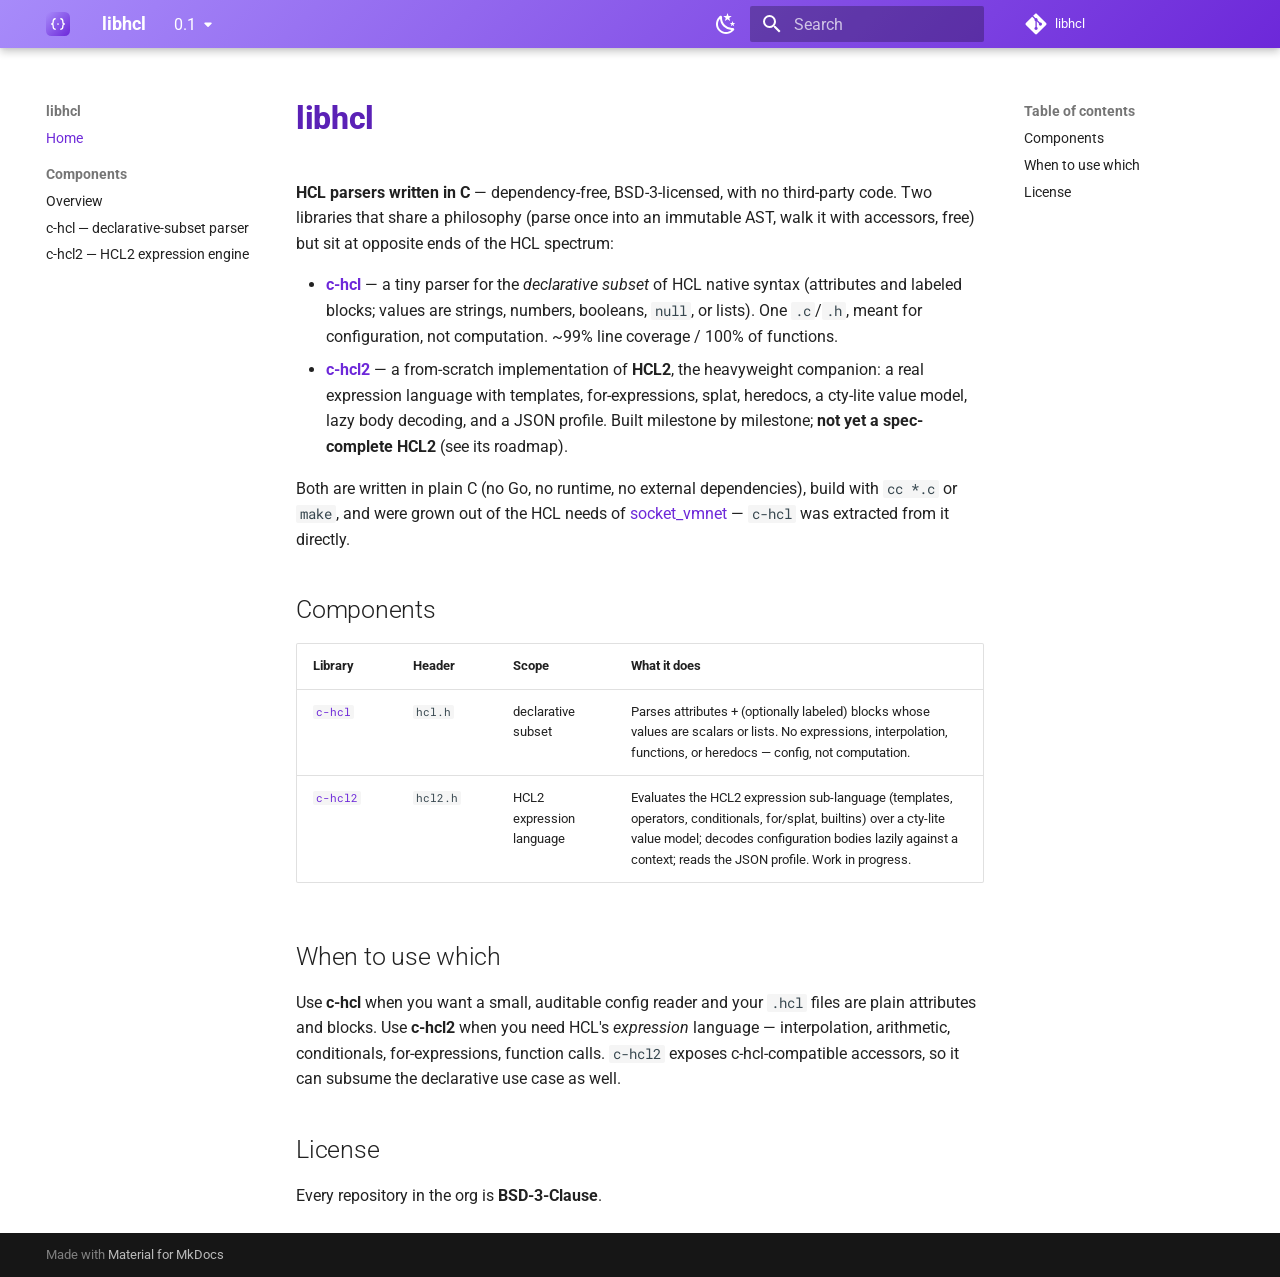
<file: 0.1/index.html>
<!doctype html>
<html lang="en" class="no-js">
  <head>
    
      <meta charset="utf-8">
      <meta name="viewport" content="width=device-width,initial-scale=1">
      
        <meta name="description" content="HCL parsers written in C — a tiny zero-dependency parser for the declarative HCL subset, and a from-scratch HCL2 expression engine. BSD-3, no third-party code.">
      
      
      
        <link rel="canonical" href="https://libhcl.github.io/docs/0.1/">
      
      
      
        <link rel="next" href="components/">
      
      
        
      
      
      <link rel="icon" href="assets/logo.svg">
      <meta name="generator" content="mkdocs-1.6.1, mkdocs-material-9.7.7">
    
    
      
        <title>libhcl</title>
      
    
    
      <link rel="stylesheet" href="assets/stylesheets/main.ec1eaa64.min.css">
      
        
        <link rel="stylesheet" href="assets/stylesheets/palette.ab4e12ef.min.css">
      
      


    
    
      
    
    
      
        
        
        <link rel="preconnect" href="https://fonts.gstatic.com" crossorigin>
        <link rel="stylesheet" href="https://fonts.googleapis.com/css?family=Roboto:300,300i,400,400i,700,700i%7CRoboto+Mono:400,400i,700,700i&display=fallback">
        <style>:root{--md-text-font:"Roboto";--md-code-font:"Roboto Mono"}</style>
      
    
    
      <link rel="stylesheet" href="stylesheets/brand.css">
    
    <script>__md_scope=new URL(".",location),__md_hash=e=>[...e].reduce(((e,_)=>(e<<5)-e+_.charCodeAt(0)),0),__md_get=(e,_=localStorage,t=__md_scope)=>JSON.parse(_.getItem(t.pathname+"."+e)),__md_set=(e,_,t=localStorage,a=__md_scope)=>{try{t.setItem(a.pathname+"."+e,JSON.stringify(_))}catch(e){}}</script>
    
      

    
    
  </head>
  
  
    
    
      
    
    
    
    
    <body dir="ltr" data-md-color-scheme="default" data-md-color-primary="custom" data-md-color-accent="custom">
  
    
    <input class="md-toggle" data-md-toggle="drawer" type="checkbox" id="__drawer" autocomplete="off">
    <input class="md-toggle" data-md-toggle="search" type="checkbox" id="__search" autocomplete="off">
    <label class="md-overlay" for="__drawer"></label>
    <div data-md-component="skip">
      
        
        <a href="#libhcl" class="md-skip">
          Skip to content
        </a>
      
    </div>
    <div data-md-component="announce">
      
    </div>
    
      <div data-md-color-scheme="default" data-md-component="outdated" hidden>
        
      </div>
    
    
      

  

<header class="md-header md-header--shadow" data-md-component="header">
  <nav class="md-header__inner md-grid" aria-label="Header">
    <a href="." title="libhcl" class="md-header__button md-logo" aria-label="libhcl" data-md-component="logo">
      
  <img src="assets/logo.svg" alt="logo">

    </a>
    <label class="md-header__button md-icon" for="__drawer">
      
      <svg xmlns="http://www.w3.org/2000/svg" viewBox="0 0 24 24"><path d="M3 6h18v2H3zm0 5h18v2H3zm0 5h18v2H3z"/></svg>
    </label>
    <div class="md-header__title" data-md-component="header-title">
      <div class="md-header__ellipsis">
        <div class="md-header__topic">
          <span class="md-ellipsis">
            libhcl
          </span>
        </div>
        <div class="md-header__topic" data-md-component="header-topic">
          <span class="md-ellipsis">
            
              Home
            
          </span>
        </div>
      </div>
    </div>
    
      
        <form class="md-header__option" data-md-component="palette">
  
    
    
    
    <input class="md-option" data-md-color-media="(prefers-color-scheme: light)" data-md-color-scheme="default" data-md-color-primary="custom" data-md-color-accent="custom"  aria-label="Dark mode"  type="radio" name="__palette" id="__palette_0">
    
      <label class="md-header__button md-icon" title="Dark mode" for="__palette_1" hidden>
        <svg xmlns="http://www.w3.org/2000/svg" viewBox="0 0 24 24"><path d="m17.75 4.09-2.53 1.94.91 3.06-2.63-1.81-2.63 1.81.91-3.06-2.53-1.94L12.44 4l1.06-3 1.06 3zm3.5 6.91-1.64 1.25.59 1.98-1.7-1.17-1.7 1.17.59-1.98L15.75 11l2.06-.05L18.5 9l.69 1.95zm-2.28 4.95c.83-.08 1.72 1.1 1.19 1.85-.32.45-.66.87-1.08 1.27C15.17 23 8.84 23 4.94 19.07c-3.91-3.9-3.91-10.24 0-14.14.4-.4.82-.76 1.27-1.08.75-.53 1.93.36 1.85 1.19-.27 2.86.69 5.83 2.89 8.02a9.96 9.96 0 0 0 8.02 2.89m-1.64 2.02a12.08 12.08 0 0 1-7.8-3.47c-2.17-2.19-3.33-5-3.49-7.82-2.81 3.14-2.7 7.96.31 10.98 3.02 3.01 7.84 3.12 10.98.31"/></svg>
      </label>
    
  
    
    
    
    <input class="md-option" data-md-color-media="(prefers-color-scheme: dark)" data-md-color-scheme="slate" data-md-color-primary="custom" data-md-color-accent="custom"  aria-label="Light mode"  type="radio" name="__palette" id="__palette_1">
    
      <label class="md-header__button md-icon" title="Light mode" for="__palette_0" hidden>
        <svg xmlns="http://www.w3.org/2000/svg" viewBox="0 0 24 24"><path d="M12 7a5 5 0 0 1 5 5 5 5 0 0 1-5 5 5 5 0 0 1-5-5 5 5 0 0 1 5-5m0 2a3 3 0 0 0-3 3 3 3 0 0 0 3 3 3 3 0 0 0 3-3 3 3 0 0 0-3-3m0-7 2.39 3.42C13.65 5.15 12.84 5 12 5s-1.65.15-2.39.42zM3.34 7l4.16-.35A7.2 7.2 0 0 0 5.94 8.5c-.44.74-.69 1.5-.83 2.29zm.02 10 1.76-3.77a7.131 7.131 0 0 0 2.38 4.14zM20.65 7l-1.77 3.79a7.02 7.02 0 0 0-2.38-4.15zm-.01 10-4.14.36c.59-.51 1.12-1.14 1.54-1.86.42-.73.69-1.5.83-2.29zM12 22l-2.41-3.44c.74.27 1.55.44 2.41.44.82 0 1.63-.17 2.37-.44z"/></svg>
      </label>
    
  
</form>
      
    
    
      <script>var palette=__md_get("__palette");if(palette&&palette.color){if("(prefers-color-scheme)"===palette.color.media){var media=matchMedia("(prefers-color-scheme: light)"),input=document.querySelector(media.matches?"[data-md-color-media='(prefers-color-scheme: light)']":"[data-md-color-media='(prefers-color-scheme: dark)']");palette.color.media=input.getAttribute("data-md-color-media"),palette.color.scheme=input.getAttribute("data-md-color-scheme"),palette.color.primary=input.getAttribute("data-md-color-primary"),palette.color.accent=input.getAttribute("data-md-color-accent")}for(var[key,value]of Object.entries(palette.color))document.body.setAttribute("data-md-color-"+key,value)}</script>
    
    
    
      
      
        <label class="md-header__button md-icon" for="__search">
          
          <svg xmlns="http://www.w3.org/2000/svg" viewBox="0 0 24 24"><path d="M9.5 3A6.5 6.5 0 0 1 16 9.5c0 1.61-.59 3.09-1.56 4.23l.27.27h.79l5 5-1.5 1.5-5-5v-.79l-.27-.27A6.52 6.52 0 0 1 9.5 16 6.5 6.5 0 0 1 3 9.5 6.5 6.5 0 0 1 9.5 3m0 2C7 5 5 7 5 9.5S7 14 9.5 14 14 12 14 9.5 12 5 9.5 5"/></svg>
        </label>
        <div class="md-search" data-md-component="search" role="dialog">
  <label class="md-search__overlay" for="__search"></label>
  <div class="md-search__inner" role="search">
    <form class="md-search__form" name="search">
      <input type="text" class="md-search__input" name="query" aria-label="Search" placeholder="Search" autocapitalize="off" autocorrect="off" autocomplete="off" spellcheck="false" data-md-component="search-query" required>
      <label class="md-search__icon md-icon" for="__search">
        
        <svg xmlns="http://www.w3.org/2000/svg" viewBox="0 0 24 24"><path d="M9.5 3A6.5 6.5 0 0 1 16 9.5c0 1.61-.59 3.09-1.56 4.23l.27.27h.79l5 5-1.5 1.5-5-5v-.79l-.27-.27A6.52 6.52 0 0 1 9.5 16 6.5 6.5 0 0 1 3 9.5 6.5 6.5 0 0 1 9.5 3m0 2C7 5 5 7 5 9.5S7 14 9.5 14 14 12 14 9.5 12 5 9.5 5"/></svg>
        
        <svg xmlns="http://www.w3.org/2000/svg" viewBox="0 0 24 24"><path d="M20 11v2H8l5.5 5.5-1.42 1.42L4.16 12l7.92-7.92L13.5 5.5 8 11z"/></svg>
      </label>
      <nav class="md-search__options" aria-label="Search">
        
        <button type="reset" class="md-search__icon md-icon" title="Clear" aria-label="Clear" tabindex="-1">
          
          <svg xmlns="http://www.w3.org/2000/svg" viewBox="0 0 24 24"><path d="M19 6.41 17.59 5 12 10.59 6.41 5 5 6.41 10.59 12 5 17.59 6.41 19 12 13.41 17.59 19 19 17.59 13.41 12z"/></svg>
        </button>
      </nav>
      
        <div class="md-search__suggest" data-md-component="search-suggest"></div>
      
    </form>
    <div class="md-search__output">
      <div class="md-search__scrollwrap" tabindex="0" data-md-scrollfix>
        <div class="md-search-result" data-md-component="search-result">
          <div class="md-search-result__meta">
            Initializing search
          </div>
          <ol class="md-search-result__list" role="presentation"></ol>
        </div>
      </div>
    </div>
  </div>
</div>
      
    
    
      <div class="md-header__source">
        <a href="https://github.com/libhcl" title="Go to repository" class="md-source" data-md-component="source">
  <div class="md-source__icon md-icon">
    
    <svg xmlns="http://www.w3.org/2000/svg" viewBox="0 0 448 512"><!--! Font Awesome Free 7.1.0 by @fontawesome - https://fontawesome.com License - https://fontawesome.com/license/free (Icons: CC BY 4.0, Fonts: SIL OFL 1.1, Code: MIT License) Copyright 2025 Fonticons, Inc.--><path d="M439.6 236.1 244 40.5c-5.4-5.5-12.8-8.5-20.4-8.5s-15 3-20.4 8.4L162.5 81l51.5 51.5c27.1-9.1 52.7 16.8 43.4 43.7l49.7 49.7c34.2-11.8 61.2 31 35.5 56.7-26.5 26.5-70.2-2.9-56-37.3L240.3 199v121.9c25.3 12.5 22.3 41.8 9.1 55-6.4 6.4-15.2 10.1-24.3 10.1s-17.8-3.6-24.3-10.1c-17.6-17.6-11.1-46.9 11.2-56v-123c-20.8-8.5-24.6-30.7-18.6-45L142.6 101 8.5 235.1C3 240.6 0 247.9 0 255.5s3 15 8.5 20.4l195.6 195.7c5.4 5.4 12.7 8.4 20.4 8.4s15-3 20.4-8.4l194.7-194.7c5.4-5.4 8.4-12.8 8.4-20.4s-3-15-8.4-20.4"/></svg>
  </div>
  <div class="md-source__repository">
    libhcl
  </div>
</a>
      </div>
    
  </nav>
  
</header>
    
    <div class="md-container" data-md-component="container">
      
      
        
          
        
      
      <main class="md-main" data-md-component="main">
        <div class="md-main__inner md-grid">
          
            
              
              <div class="md-sidebar md-sidebar--primary" data-md-component="sidebar" data-md-type="navigation" >
                <div class="md-sidebar__scrollwrap">
                  <div class="md-sidebar__inner">
                    



<nav class="md-nav md-nav--primary" aria-label="Navigation" data-md-level="0">
  <label class="md-nav__title" for="__drawer">
    <a href="." title="libhcl" class="md-nav__button md-logo" aria-label="libhcl" data-md-component="logo">
      
  <img src="assets/logo.svg" alt="logo">

    </a>
    libhcl
  </label>
  
    <div class="md-nav__source">
      <a href="https://github.com/libhcl" title="Go to repository" class="md-source" data-md-component="source">
  <div class="md-source__icon md-icon">
    
    <svg xmlns="http://www.w3.org/2000/svg" viewBox="0 0 448 512"><!--! Font Awesome Free 7.1.0 by @fontawesome - https://fontawesome.com License - https://fontawesome.com/license/free (Icons: CC BY 4.0, Fonts: SIL OFL 1.1, Code: MIT License) Copyright 2025 Fonticons, Inc.--><path d="M439.6 236.1 244 40.5c-5.4-5.5-12.8-8.5-20.4-8.5s-15 3-20.4 8.4L162.5 81l51.5 51.5c27.1-9.1 52.7 16.8 43.4 43.7l49.7 49.7c34.2-11.8 61.2 31 35.5 56.7-26.5 26.5-70.2-2.9-56-37.3L240.3 199v121.9c25.3 12.5 22.3 41.8 9.1 55-6.4 6.4-15.2 10.1-24.3 10.1s-17.8-3.6-24.3-10.1c-17.6-17.6-11.1-46.9 11.2-56v-123c-20.8-8.5-24.6-30.7-18.6-45L142.6 101 8.5 235.1C3 240.6 0 247.9 0 255.5s3 15 8.5 20.4l195.6 195.7c5.4 5.4 12.7 8.4 20.4 8.4s15-3 20.4-8.4l194.7-194.7c5.4-5.4 8.4-12.8 8.4-20.4s-3-15-8.4-20.4"/></svg>
  </div>
  <div class="md-source__repository">
    libhcl
  </div>
</a>
    </div>
  
  <ul class="md-nav__list" data-md-scrollfix>
    
      
      
  
  
    
  
  
  
    <li class="md-nav__item md-nav__item--active">
      
      <input class="md-nav__toggle md-toggle" type="checkbox" id="__toc">
      
      
        
      
      
        <label class="md-nav__link md-nav__link--active" for="__toc">
          
  
  
  <span class="md-ellipsis">
    
  
    Home
  

    
  </span>
  
  

          <span class="md-nav__icon md-icon"></span>
        </label>
      
      <a href="." class="md-nav__link md-nav__link--active">
        
  
  
  <span class="md-ellipsis">
    
  
    Home
  

    
  </span>
  
  

      </a>
      
        

<nav class="md-nav md-nav--secondary" aria-label="Table of contents">
  
  
  
    
  
  
    <label class="md-nav__title" for="__toc">
      <span class="md-nav__icon md-icon"></span>
      Table of contents
    </label>
    <ul class="md-nav__list" data-md-component="toc" data-md-scrollfix>
      
        <li class="md-nav__item">
  <a href="#components" class="md-nav__link">
    <span class="md-ellipsis">
      
        Components
      
    </span>
  </a>
  
</li>
      
        <li class="md-nav__item">
  <a href="#when-to-use-which" class="md-nav__link">
    <span class="md-ellipsis">
      
        When to use which
      
    </span>
  </a>
  
</li>
      
        <li class="md-nav__item">
  <a href="#license" class="md-nav__link">
    <span class="md-ellipsis">
      
        License
      
    </span>
  </a>
  
</li>
      
    </ul>
  
</nav>
      
    </li>
  

    
      
      
  
  
  
  
    
    
    
    
      
        
        
      
    
    
    <li class="md-nav__item md-nav__item--section md-nav__item--nested">
      
        
        
        <input class="md-nav__toggle md-toggle " type="checkbox" id="__nav_2" >
        
          
          <label class="md-nav__link" for="__nav_2" id="__nav_2_label" tabindex="">
            
  
  
  <span class="md-ellipsis">
    
  
    Components
  

    
  </span>
  
  

            <span class="md-nav__icon md-icon"></span>
          </label>
        
        <nav class="md-nav" data-md-level="1" aria-labelledby="__nav_2_label" aria-expanded="false">
          <label class="md-nav__title" for="__nav_2">
            <span class="md-nav__icon md-icon"></span>
            
  
    Components
  

          </label>
          <ul class="md-nav__list" data-md-scrollfix>
            
              
                
  
  
  
  
    <li class="md-nav__item">
      <a href="components/" class="md-nav__link">
        
  
  
  <span class="md-ellipsis">
    
  
    Overview
  

    
  </span>
  
  

      </a>
    </li>
  

              
            
              
                
  
  
  
  
    <li class="md-nav__item">
      <a href="components/c-hcl/" class="md-nav__link">
        
  
  
  <span class="md-ellipsis">
    
  
    c-hcl — declarative-subset parser
  

    
  </span>
  
  

      </a>
    </li>
  

              
            
              
                
  
  
  
  
    <li class="md-nav__item">
      <a href="components/c-hcl2/" class="md-nav__link">
        
  
  
  <span class="md-ellipsis">
    
  
    c-hcl2 — HCL2 expression engine
  

    
  </span>
  
  

      </a>
    </li>
  

              
            
          </ul>
        </nav>
      
    </li>
  

    
  </ul>
</nav>
                  </div>
                </div>
              </div>
            
            
              
              <div class="md-sidebar md-sidebar--secondary" data-md-component="sidebar" data-md-type="toc" >
                <div class="md-sidebar__scrollwrap">
                  <div class="md-sidebar__inner">
                    

<nav class="md-nav md-nav--secondary" aria-label="Table of contents">
  
  
  
    
  
  
    <label class="md-nav__title" for="__toc">
      <span class="md-nav__icon md-icon"></span>
      Table of contents
    </label>
    <ul class="md-nav__list" data-md-component="toc" data-md-scrollfix>
      
        <li class="md-nav__item">
  <a href="#components" class="md-nav__link">
    <span class="md-ellipsis">
      
        Components
      
    </span>
  </a>
  
</li>
      
        <li class="md-nav__item">
  <a href="#when-to-use-which" class="md-nav__link">
    <span class="md-ellipsis">
      
        When to use which
      
    </span>
  </a>
  
</li>
      
        <li class="md-nav__item">
  <a href="#license" class="md-nav__link">
    <span class="md-ellipsis">
      
        License
      
    </span>
  </a>
  
</li>
      
    </ul>
  
</nav>
                  </div>
                </div>
              </div>
            
          
          
            <div class="md-content" data-md-component="content">
              
              <article class="md-content__inner md-typeset">
                
                  



<h1 id="libhcl">libhcl</h1>
<p><strong>HCL parsers written in C</strong> — dependency-free, BSD-3-licensed, with no
third-party code. Two libraries that share a philosophy (parse once into an
immutable AST, walk it with accessors, free) but sit at opposite ends of the
HCL spectrum:</p>
<ul>
<li><a href="components/c-hcl/"><strong>c-hcl</strong></a> — a tiny parser for the <em>declarative subset</em>
  of HCL native syntax (attributes and labeled blocks; values are strings,
  numbers, booleans, <code>null</code>, or lists). One <code>.c</code>/<code>.h</code>, meant for configuration,
  not computation. ~99% line coverage / 100% of functions.</li>
<li><a href="components/c-hcl2/"><strong>c-hcl2</strong></a> — a from-scratch implementation of <strong>HCL2</strong>,
  the heavyweight companion: a real expression language with templates,
  for-expressions, splat, heredocs, a cty-lite value model, lazy body decoding,
  and a JSON profile. Built milestone by milestone; <strong>not yet a spec-complete
  HCL2</strong> (see its roadmap).</li>
</ul>
<p>Both are written in plain C (no Go, no runtime, no external dependencies),
build with <code>cc *.c</code> or <code>make</code>, and were grown out of the HCL needs of
<a href="https://github.com/lima-vm/socket_vmnet">socket_vmnet</a> — <code>c-hcl</code> was extracted
from it directly.</p>
<h2 id="components">Components</h2>
<table>
<thead>
<tr>
<th>Library</th>
<th>Header</th>
<th>Scope</th>
<th>What it does</th>
</tr>
</thead>
<tbody>
<tr>
<td><a href="components/c-hcl/"><code>c-hcl</code></a></td>
<td><code>hcl.h</code></td>
<td>declarative subset</td>
<td>Parses attributes + (optionally labeled) blocks whose values are scalars or lists. No expressions, interpolation, functions, or heredocs — config, not computation.</td>
</tr>
<tr>
<td><a href="components/c-hcl2/"><code>c-hcl2</code></a></td>
<td><code>hcl2.h</code></td>
<td>HCL2 expression language</td>
<td>Evaluates the HCL2 expression sub-language (templates, operators, conditionals, for/splat, builtins) over a cty-lite value model; decodes configuration bodies lazily against a context; reads the JSON profile. Work in progress.</td>
</tr>
</tbody>
</table>
<h2 id="when-to-use-which">When to use which</h2>
<p>Use <strong>c-hcl</strong> when you want a small, auditable config reader and your <code>.hcl</code>
files are plain attributes and blocks. Use <strong>c-hcl2</strong> when you need HCL's
<em>expression</em> language — interpolation, arithmetic, conditionals,
for-expressions, function calls. <code>c-hcl2</code> exposes c-hcl-compatible accessors, so
it can subsume the declarative use case as well.</p>
<h2 id="license">License</h2>
<p>Every repository in the org is <strong>BSD-3-Clause</strong>.</p>












                
              </article>
            </div>
          
          
<script>var target=document.getElementById(location.hash.slice(1));target&&target.name&&(target.checked=target.name.startsWith("__tabbed_"))</script>
        </div>
        
          <button type="button" class="md-top md-icon" data-md-component="top" hidden>
  
  <svg xmlns="http://www.w3.org/2000/svg" viewBox="0 0 24 24"><path d="M13 20h-2V8l-5.5 5.5-1.42-1.42L12 4.16l7.92 7.92-1.42 1.42L13 8z"/></svg>
  Back to top
</button>
        
      </main>
      
        <footer class="md-footer">
  
  <div class="md-footer-meta md-typeset">
    <div class="md-footer-meta__inner md-grid">
      <div class="md-copyright">
  
  
    Made with
    <a href="https://squidfunk.github.io/mkdocs-material/" target="_blank" rel="noopener">
      Material for MkDocs
    </a>
  
</div>
      
    </div>
  </div>
</footer>
      
    </div>
    <div class="md-dialog" data-md-component="dialog">
      <div class="md-dialog__inner md-typeset"></div>
    </div>
    
    
    
      
      
      <script id="__config" type="application/json">{"annotate": null, "base": ".", "features": ["navigation.sections", "navigation.top", "content.code.copy", "search.suggest"], "search": "assets/javascripts/workers/search.2c215733.min.js", "tags": null, "translations": {"clipboard.copied": "Copied to clipboard", "clipboard.copy": "Copy to clipboard", "search.result.more.one": "1 more on this page", "search.result.more.other": "# more on this page", "search.result.none": "No matching documents", "search.result.one": "1 matching document", "search.result.other": "# matching documents", "search.result.placeholder": "Type to start searching", "search.result.term.missing": "Missing", "select.version": "Select version"}, "version": {"provider": "mike"}}</script>
    
    
      <script src="assets/javascripts/bundle.d7400e89.min.js"></script>
      
    
  </body>
</html>
</file>
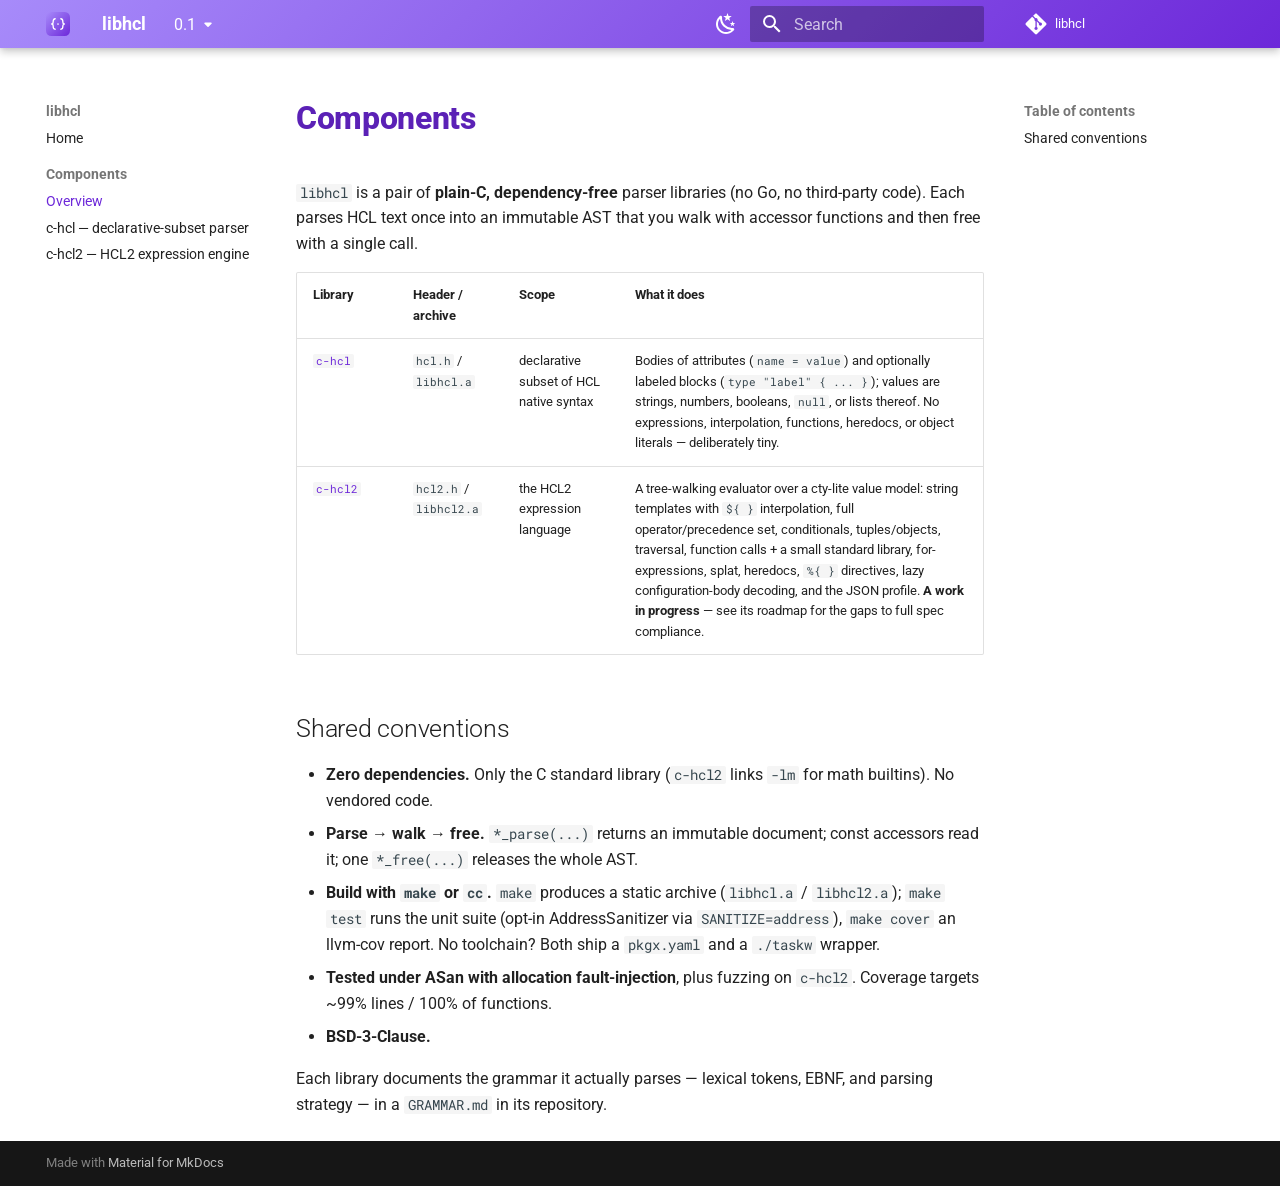
<file: 0.1/components/index.html>
<!doctype html>
<html lang="en" class="no-js">
  <head>
    
      <meta charset="utf-8">
      <meta name="viewport" content="width=device-width,initial-scale=1">
      
        <meta name="description" content="HCL parsers written in C — a tiny zero-dependency parser for the declarative HCL subset, and a from-scratch HCL2 expression engine. BSD-3, no third-party code.">
      
      
      
        <link rel="canonical" href="https://libhcl.github.io/docs/0.1/components/">
      
      
        <link rel="prev" href="..">
      
      
        <link rel="next" href="c-hcl/">
      
      
        
      
      
      <link rel="icon" href="../assets/logo.svg">
      <meta name="generator" content="mkdocs-1.6.1, mkdocs-material-9.7.7">
    
    
      
        <title>Overview - libhcl</title>
      
    
    
      <link rel="stylesheet" href="../assets/stylesheets/main.ec1eaa64.min.css">
      
        
        <link rel="stylesheet" href="../assets/stylesheets/palette.ab4e12ef.min.css">
      
      


    
    
      
    
    
      
        
        
        <link rel="preconnect" href="https://fonts.gstatic.com" crossorigin>
        <link rel="stylesheet" href="https://fonts.googleapis.com/css?family=Roboto:300,300i,400,400i,700,700i%7CRoboto+Mono:400,400i,700,700i&display=fallback">
        <style>:root{--md-text-font:"Roboto";--md-code-font:"Roboto Mono"}</style>
      
    
    
      <link rel="stylesheet" href="../stylesheets/brand.css">
    
    <script>__md_scope=new URL("..",location),__md_hash=e=>[...e].reduce(((e,_)=>(e<<5)-e+_.charCodeAt(0)),0),__md_get=(e,_=localStorage,t=__md_scope)=>JSON.parse(_.getItem(t.pathname+"."+e)),__md_set=(e,_,t=localStorage,a=__md_scope)=>{try{t.setItem(a.pathname+"."+e,JSON.stringify(_))}catch(e){}}</script>
    
      

    
    
  </head>
  
  
    
    
      
    
    
    
    
    <body dir="ltr" data-md-color-scheme="default" data-md-color-primary="custom" data-md-color-accent="custom">
  
    
    <input class="md-toggle" data-md-toggle="drawer" type="checkbox" id="__drawer" autocomplete="off">
    <input class="md-toggle" data-md-toggle="search" type="checkbox" id="__search" autocomplete="off">
    <label class="md-overlay" for="__drawer"></label>
    <div data-md-component="skip">
      
        
        <a href="#components" class="md-skip">
          Skip to content
        </a>
      
    </div>
    <div data-md-component="announce">
      
    </div>
    
      <div data-md-color-scheme="default" data-md-component="outdated" hidden>
        
      </div>
    
    
      

  

<header class="md-header md-header--shadow" data-md-component="header">
  <nav class="md-header__inner md-grid" aria-label="Header">
    <a href=".." title="libhcl" class="md-header__button md-logo" aria-label="libhcl" data-md-component="logo">
      
  <img src="../assets/logo.svg" alt="logo">

    </a>
    <label class="md-header__button md-icon" for="__drawer">
      
      <svg xmlns="http://www.w3.org/2000/svg" viewBox="0 0 24 24"><path d="M3 6h18v2H3zm0 5h18v2H3zm0 5h18v2H3z"/></svg>
    </label>
    <div class="md-header__title" data-md-component="header-title">
      <div class="md-header__ellipsis">
        <div class="md-header__topic">
          <span class="md-ellipsis">
            libhcl
          </span>
        </div>
        <div class="md-header__topic" data-md-component="header-topic">
          <span class="md-ellipsis">
            
              Overview
            
          </span>
        </div>
      </div>
    </div>
    
      
        <form class="md-header__option" data-md-component="palette">
  
    
    
    
    <input class="md-option" data-md-color-media="(prefers-color-scheme: light)" data-md-color-scheme="default" data-md-color-primary="custom" data-md-color-accent="custom"  aria-label="Dark mode"  type="radio" name="__palette" id="__palette_0">
    
      <label class="md-header__button md-icon" title="Dark mode" for="__palette_1" hidden>
        <svg xmlns="http://www.w3.org/2000/svg" viewBox="0 0 24 24"><path d="m17.75 4.09-2.53 1.94.91 3.06-2.63-1.81-2.63 1.81.91-3.06-2.53-1.94L12.44 4l1.06-3 1.06 3zm3.5 6.91-1.64 1.25.59 1.98-1.7-1.17-1.7 1.17.59-1.98L15.75 11l2.06-.05L18.5 9l.69 1.95zm-2.28 4.95c.83-.08 1.72 1.1 1.19 1.85-.32.45-.66.87-1.08 1.27C15.17 23 8.84 23 4.94 19.07c-3.91-3.9-3.91-10.24 0-14.14.4-.4.82-.76 1.27-1.08.75-.53 1.93.36 1.85 1.19-.27 2.86.69 5.83 2.89 8.02a9.96 9.96 0 0 0 8.02 2.89m-1.64 2.02a12.08 12.08 0 0 1-7.8-3.47c-2.17-2.19-3.33-5-3.49-7.82-2.81 3.14-2.7 7.96.31 10.98 3.02 3.01 7.84 3.12 10.98.31"/></svg>
      </label>
    
  
    
    
    
    <input class="md-option" data-md-color-media="(prefers-color-scheme: dark)" data-md-color-scheme="slate" data-md-color-primary="custom" data-md-color-accent="custom"  aria-label="Light mode"  type="radio" name="__palette" id="__palette_1">
    
      <label class="md-header__button md-icon" title="Light mode" for="__palette_0" hidden>
        <svg xmlns="http://www.w3.org/2000/svg" viewBox="0 0 24 24"><path d="M12 7a5 5 0 0 1 5 5 5 5 0 0 1-5 5 5 5 0 0 1-5-5 5 5 0 0 1 5-5m0 2a3 3 0 0 0-3 3 3 3 0 0 0 3 3 3 3 0 0 0 3-3 3 3 0 0 0-3-3m0-7 2.39 3.42C13.65 5.15 12.84 5 12 5s-1.65.15-2.39.42zM3.34 7l4.16-.35A7.2 7.2 0 0 0 5.94 8.5c-.44.74-.69 1.5-.83 2.29zm.02 10 1.76-3.77a7.131 7.131 0 0 0 2.38 4.14zM20.65 7l-1.77 3.79a7.02 7.02 0 0 0-2.38-4.15zm-.01 10-4.14.36c.59-.51 1.12-1.14 1.54-1.86.42-.73.69-1.5.83-2.29zM12 22l-2.41-3.44c.74.27 1.55.44 2.41.44.82 0 1.63-.17 2.37-.44z"/></svg>
      </label>
    
  
</form>
      
    
    
      <script>var palette=__md_get("__palette");if(palette&&palette.color){if("(prefers-color-scheme)"===palette.color.media){var media=matchMedia("(prefers-color-scheme: light)"),input=document.querySelector(media.matches?"[data-md-color-media='(prefers-color-scheme: light)']":"[data-md-color-media='(prefers-color-scheme: dark)']");palette.color.media=input.getAttribute("data-md-color-media"),palette.color.scheme=input.getAttribute("data-md-color-scheme"),palette.color.primary=input.getAttribute("data-md-color-primary"),palette.color.accent=input.getAttribute("data-md-color-accent")}for(var[key,value]of Object.entries(palette.color))document.body.setAttribute("data-md-color-"+key,value)}</script>
    
    
    
      
      
        <label class="md-header__button md-icon" for="__search">
          
          <svg xmlns="http://www.w3.org/2000/svg" viewBox="0 0 24 24"><path d="M9.5 3A6.5 6.5 0 0 1 16 9.5c0 1.61-.59 3.09-1.56 4.23l.27.27h.79l5 5-1.5 1.5-5-5v-.79l-.27-.27A6.52 6.52 0 0 1 9.5 16 6.5 6.5 0 0 1 3 9.5 6.5 6.5 0 0 1 9.5 3m0 2C7 5 5 7 5 9.5S7 14 9.5 14 14 12 14 9.5 12 5 9.5 5"/></svg>
        </label>
        <div class="md-search" data-md-component="search" role="dialog">
  <label class="md-search__overlay" for="__search"></label>
  <div class="md-search__inner" role="search">
    <form class="md-search__form" name="search">
      <input type="text" class="md-search__input" name="query" aria-label="Search" placeholder="Search" autocapitalize="off" autocorrect="off" autocomplete="off" spellcheck="false" data-md-component="search-query" required>
      <label class="md-search__icon md-icon" for="__search">
        
        <svg xmlns="http://www.w3.org/2000/svg" viewBox="0 0 24 24"><path d="M9.5 3A6.5 6.5 0 0 1 16 9.5c0 1.61-.59 3.09-1.56 4.23l.27.27h.79l5 5-1.5 1.5-5-5v-.79l-.27-.27A6.52 6.52 0 0 1 9.5 16 6.5 6.5 0 0 1 3 9.5 6.5 6.5 0 0 1 9.5 3m0 2C7 5 5 7 5 9.5S7 14 9.5 14 14 12 14 9.5 12 5 9.5 5"/></svg>
        
        <svg xmlns="http://www.w3.org/2000/svg" viewBox="0 0 24 24"><path d="M20 11v2H8l5.5 5.5-1.42 1.42L4.16 12l7.92-7.92L13.5 5.5 8 11z"/></svg>
      </label>
      <nav class="md-search__options" aria-label="Search">
        
        <button type="reset" class="md-search__icon md-icon" title="Clear" aria-label="Clear" tabindex="-1">
          
          <svg xmlns="http://www.w3.org/2000/svg" viewBox="0 0 24 24"><path d="M19 6.41 17.59 5 12 10.59 6.41 5 5 6.41 10.59 12 5 17.59 6.41 19 12 13.41 17.59 19 19 17.59 13.41 12z"/></svg>
        </button>
      </nav>
      
        <div class="md-search__suggest" data-md-component="search-suggest"></div>
      
    </form>
    <div class="md-search__output">
      <div class="md-search__scrollwrap" tabindex="0" data-md-scrollfix>
        <div class="md-search-result" data-md-component="search-result">
          <div class="md-search-result__meta">
            Initializing search
          </div>
          <ol class="md-search-result__list" role="presentation"></ol>
        </div>
      </div>
    </div>
  </div>
</div>
      
    
    
      <div class="md-header__source">
        <a href="https://github.com/libhcl" title="Go to repository" class="md-source" data-md-component="source">
  <div class="md-source__icon md-icon">
    
    <svg xmlns="http://www.w3.org/2000/svg" viewBox="0 0 448 512"><!--! Font Awesome Free 7.1.0 by @fontawesome - https://fontawesome.com License - https://fontawesome.com/license/free (Icons: CC BY 4.0, Fonts: SIL OFL 1.1, Code: MIT License) Copyright 2025 Fonticons, Inc.--><path d="M439.6 236.1 244 40.5c-5.4-5.5-12.8-8.5-20.4-8.5s-15 3-20.4 8.4L162.5 81l51.5 51.5c27.1-9.1 52.7 16.8 43.4 43.7l49.7 49.7c34.2-11.8 61.2 31 35.5 56.7-26.5 26.5-70.2-2.9-56-37.3L240.3 199v121.9c25.3 12.5 22.3 41.8 9.1 55-6.4 6.4-15.2 10.1-24.3 10.1s-17.8-3.6-24.3-10.1c-17.6-17.6-11.1-46.9 11.2-56v-123c-20.8-8.5-24.6-30.7-18.6-45L142.6 101 8.5 235.1C3 240.6 0 247.9 0 255.5s3 15 8.5 20.4l195.6 195.7c5.4 5.4 12.7 8.4 20.4 8.4s15-3 20.4-8.4l194.7-194.7c5.4-5.4 8.4-12.8 8.4-20.4s-3-15-8.4-20.4"/></svg>
  </div>
  <div class="md-source__repository">
    libhcl
  </div>
</a>
      </div>
    
  </nav>
  
</header>
    
    <div class="md-container" data-md-component="container">
      
      
        
          
        
      
      <main class="md-main" data-md-component="main">
        <div class="md-main__inner md-grid">
          
            
              
              <div class="md-sidebar md-sidebar--primary" data-md-component="sidebar" data-md-type="navigation" >
                <div class="md-sidebar__scrollwrap">
                  <div class="md-sidebar__inner">
                    



<nav class="md-nav md-nav--primary" aria-label="Navigation" data-md-level="0">
  <label class="md-nav__title" for="__drawer">
    <a href=".." title="libhcl" class="md-nav__button md-logo" aria-label="libhcl" data-md-component="logo">
      
  <img src="../assets/logo.svg" alt="logo">

    </a>
    libhcl
  </label>
  
    <div class="md-nav__source">
      <a href="https://github.com/libhcl" title="Go to repository" class="md-source" data-md-component="source">
  <div class="md-source__icon md-icon">
    
    <svg xmlns="http://www.w3.org/2000/svg" viewBox="0 0 448 512"><!--! Font Awesome Free 7.1.0 by @fontawesome - https://fontawesome.com License - https://fontawesome.com/license/free (Icons: CC BY 4.0, Fonts: SIL OFL 1.1, Code: MIT License) Copyright 2025 Fonticons, Inc.--><path d="M439.6 236.1 244 40.5c-5.4-5.5-12.8-8.5-20.4-8.5s-15 3-20.4 8.4L162.5 81l51.5 51.5c27.1-9.1 52.7 16.8 43.4 43.7l49.7 49.7c34.2-11.8 61.2 31 35.5 56.7-26.5 26.5-70.2-2.9-56-37.3L240.3 199v121.9c25.3 12.5 22.3 41.8 9.1 55-6.4 6.4-15.2 10.1-24.3 10.1s-17.8-3.6-24.3-10.1c-17.6-17.6-11.1-46.9 11.2-56v-123c-20.8-8.5-24.6-30.7-18.6-45L142.6 101 8.5 235.1C3 240.6 0 247.9 0 255.5s3 15 8.5 20.4l195.6 195.7c5.4 5.4 12.7 8.4 20.4 8.4s15-3 20.4-8.4l194.7-194.7c5.4-5.4 8.4-12.8 8.4-20.4s-3-15-8.4-20.4"/></svg>
  </div>
  <div class="md-source__repository">
    libhcl
  </div>
</a>
    </div>
  
  <ul class="md-nav__list" data-md-scrollfix>
    
      
      
  
  
  
  
    <li class="md-nav__item">
      <a href=".." class="md-nav__link">
        
  
  
  <span class="md-ellipsis">
    
  
    Home
  

    
  </span>
  
  

      </a>
    </li>
  

    
      
      
  
  
    
  
  
  
    
    
    
    
      
        
        
      
    
    
    <li class="md-nav__item md-nav__item--active md-nav__item--section md-nav__item--nested">
      
        
        
        <input class="md-nav__toggle md-toggle " type="checkbox" id="__nav_2" checked>
        
          
          <label class="md-nav__link" for="__nav_2" id="__nav_2_label" tabindex="">
            
  
  
  <span class="md-ellipsis">
    
  
    Components
  

    
  </span>
  
  

            <span class="md-nav__icon md-icon"></span>
          </label>
        
        <nav class="md-nav" data-md-level="1" aria-labelledby="__nav_2_label" aria-expanded="true">
          <label class="md-nav__title" for="__nav_2">
            <span class="md-nav__icon md-icon"></span>
            
  
    Components
  

          </label>
          <ul class="md-nav__list" data-md-scrollfix>
            
              
                
  
  
    
  
  
  
    <li class="md-nav__item md-nav__item--active">
      
      <input class="md-nav__toggle md-toggle" type="checkbox" id="__toc">
      
      
        
      
      
        <label class="md-nav__link md-nav__link--active" for="__toc">
          
  
  
  <span class="md-ellipsis">
    
  
    Overview
  

    
  </span>
  
  

          <span class="md-nav__icon md-icon"></span>
        </label>
      
      <a href="./" class="md-nav__link md-nav__link--active">
        
  
  
  <span class="md-ellipsis">
    
  
    Overview
  

    
  </span>
  
  

      </a>
      
        

<nav class="md-nav md-nav--secondary" aria-label="Table of contents">
  
  
  
    
  
  
    <label class="md-nav__title" for="__toc">
      <span class="md-nav__icon md-icon"></span>
      Table of contents
    </label>
    <ul class="md-nav__list" data-md-component="toc" data-md-scrollfix>
      
        <li class="md-nav__item">
  <a href="#shared-conventions" class="md-nav__link">
    <span class="md-ellipsis">
      
        Shared conventions
      
    </span>
  </a>
  
</li>
      
    </ul>
  
</nav>
      
    </li>
  

              
            
              
                
  
  
  
  
    <li class="md-nav__item">
      <a href="c-hcl/" class="md-nav__link">
        
  
  
  <span class="md-ellipsis">
    
  
    c-hcl — declarative-subset parser
  

    
  </span>
  
  

      </a>
    </li>
  

              
            
              
                
  
  
  
  
    <li class="md-nav__item">
      <a href="c-hcl2/" class="md-nav__link">
        
  
  
  <span class="md-ellipsis">
    
  
    c-hcl2 — HCL2 expression engine
  

    
  </span>
  
  

      </a>
    </li>
  

              
            
          </ul>
        </nav>
      
    </li>
  

    
  </ul>
</nav>
                  </div>
                </div>
              </div>
            
            
              
              <div class="md-sidebar md-sidebar--secondary" data-md-component="sidebar" data-md-type="toc" >
                <div class="md-sidebar__scrollwrap">
                  <div class="md-sidebar__inner">
                    

<nav class="md-nav md-nav--secondary" aria-label="Table of contents">
  
  
  
    
  
  
    <label class="md-nav__title" for="__toc">
      <span class="md-nav__icon md-icon"></span>
      Table of contents
    </label>
    <ul class="md-nav__list" data-md-component="toc" data-md-scrollfix>
      
        <li class="md-nav__item">
  <a href="#shared-conventions" class="md-nav__link">
    <span class="md-ellipsis">
      
        Shared conventions
      
    </span>
  </a>
  
</li>
      
    </ul>
  
</nav>
                  </div>
                </div>
              </div>
            
          
          
            <div class="md-content" data-md-component="content">
              
              <article class="md-content__inner md-typeset">
                
                  



<h1 id="components">Components</h1>
<p><code>libhcl</code> is a pair of <strong>plain-C, dependency-free</strong> parser libraries (no Go, no
third-party code). Each parses HCL text once into an immutable AST that you walk
with accessor functions and then free with a single call.</p>
<table>
<thead>
<tr>
<th>Library</th>
<th>Header / archive</th>
<th>Scope</th>
<th>What it does</th>
</tr>
</thead>
<tbody>
<tr>
<td><a href="c-hcl/"><code>c-hcl</code></a></td>
<td><code>hcl.h</code> / <code>libhcl.a</code></td>
<td>declarative subset of HCL native syntax</td>
<td>Bodies of attributes (<code>name = value</code>) and optionally labeled blocks (<code>type "label" { ... }</code>); values are strings, numbers, booleans, <code>null</code>, or lists thereof. No expressions, interpolation, functions, heredocs, or object literals — deliberately tiny.</td>
</tr>
<tr>
<td><a href="c-hcl2/"><code>c-hcl2</code></a></td>
<td><code>hcl2.h</code> / <code>libhcl2.a</code></td>
<td>the HCL2 expression language</td>
<td>A tree-walking evaluator over a cty-lite value model: string templates with <code>${ }</code> interpolation, full operator/precedence set, conditionals, tuples/objects, traversal, function calls + a small standard library, for-expressions, splat, heredocs, <code>%{ }</code> directives, lazy configuration-body decoding, and the JSON profile. <strong>A work in progress</strong> — see its roadmap for the gaps to full spec compliance.</td>
</tr>
</tbody>
</table>
<h2 id="shared-conventions">Shared conventions</h2>
<ul>
<li><strong>Zero dependencies.</strong> Only the C standard library (<code>c-hcl2</code> links <code>-lm</code> for
  math builtins). No vendored code.</li>
<li><strong>Parse → walk → free.</strong> <code>*_parse(...)</code> returns an immutable document; const
  accessors read it; one <code>*_free(...)</code> releases the whole AST.</li>
<li><strong>Build with <code>make</code> or <code>cc</code>.</strong> <code>make</code> produces a static archive
  (<code>libhcl.a</code> / <code>libhcl2.a</code>); <code>make test</code> runs the unit suite (opt-in
  AddressSanitizer via <code>SANITIZE=address</code>), <code>make cover</code> an llvm-cov report.
  No toolchain? Both ship a <code>pkgx.yaml</code> and a <code>./taskw</code> wrapper.</li>
<li><strong>Tested under ASan with allocation fault-injection</strong>, plus fuzzing on
  <code>c-hcl2</code>. Coverage targets ~99% lines / 100% of functions.</li>
<li><strong>BSD-3-Clause.</strong></li>
</ul>
<p>Each library documents the grammar it actually parses — lexical tokens, EBNF,
and parsing strategy — in a <code>GRAMMAR.md</code> in its repository.</p>












                
              </article>
            </div>
          
          
<script>var target=document.getElementById(location.hash.slice(1));target&&target.name&&(target.checked=target.name.startsWith("__tabbed_"))</script>
        </div>
        
          <button type="button" class="md-top md-icon" data-md-component="top" hidden>
  
  <svg xmlns="http://www.w3.org/2000/svg" viewBox="0 0 24 24"><path d="M13 20h-2V8l-5.5 5.5-1.42-1.42L12 4.16l7.92 7.92-1.42 1.42L13 8z"/></svg>
  Back to top
</button>
        
      </main>
      
        <footer class="md-footer">
  
  <div class="md-footer-meta md-typeset">
    <div class="md-footer-meta__inner md-grid">
      <div class="md-copyright">
  
  
    Made with
    <a href="https://squidfunk.github.io/mkdocs-material/" target="_blank" rel="noopener">
      Material for MkDocs
    </a>
  
</div>
      
    </div>
  </div>
</footer>
      
    </div>
    <div class="md-dialog" data-md-component="dialog">
      <div class="md-dialog__inner md-typeset"></div>
    </div>
    
    
    
      
      
      <script id="__config" type="application/json">{"annotate": null, "base": "..", "features": ["navigation.sections", "navigation.top", "content.code.copy", "search.suggest"], "search": "../assets/javascripts/workers/search.2c215733.min.js", "tags": null, "translations": {"clipboard.copied": "Copied to clipboard", "clipboard.copy": "Copy to clipboard", "search.result.more.one": "1 more on this page", "search.result.more.other": "# more on this page", "search.result.none": "No matching documents", "search.result.one": "1 matching document", "search.result.other": "# matching documents", "search.result.placeholder": "Type to start searching", "search.result.term.missing": "Missing", "select.version": "Select version"}, "version": {"provider": "mike"}}</script>
    
    
      <script src="../assets/javascripts/bundle.d7400e89.min.js"></script>
      
    
  </body>
</html>
</file>
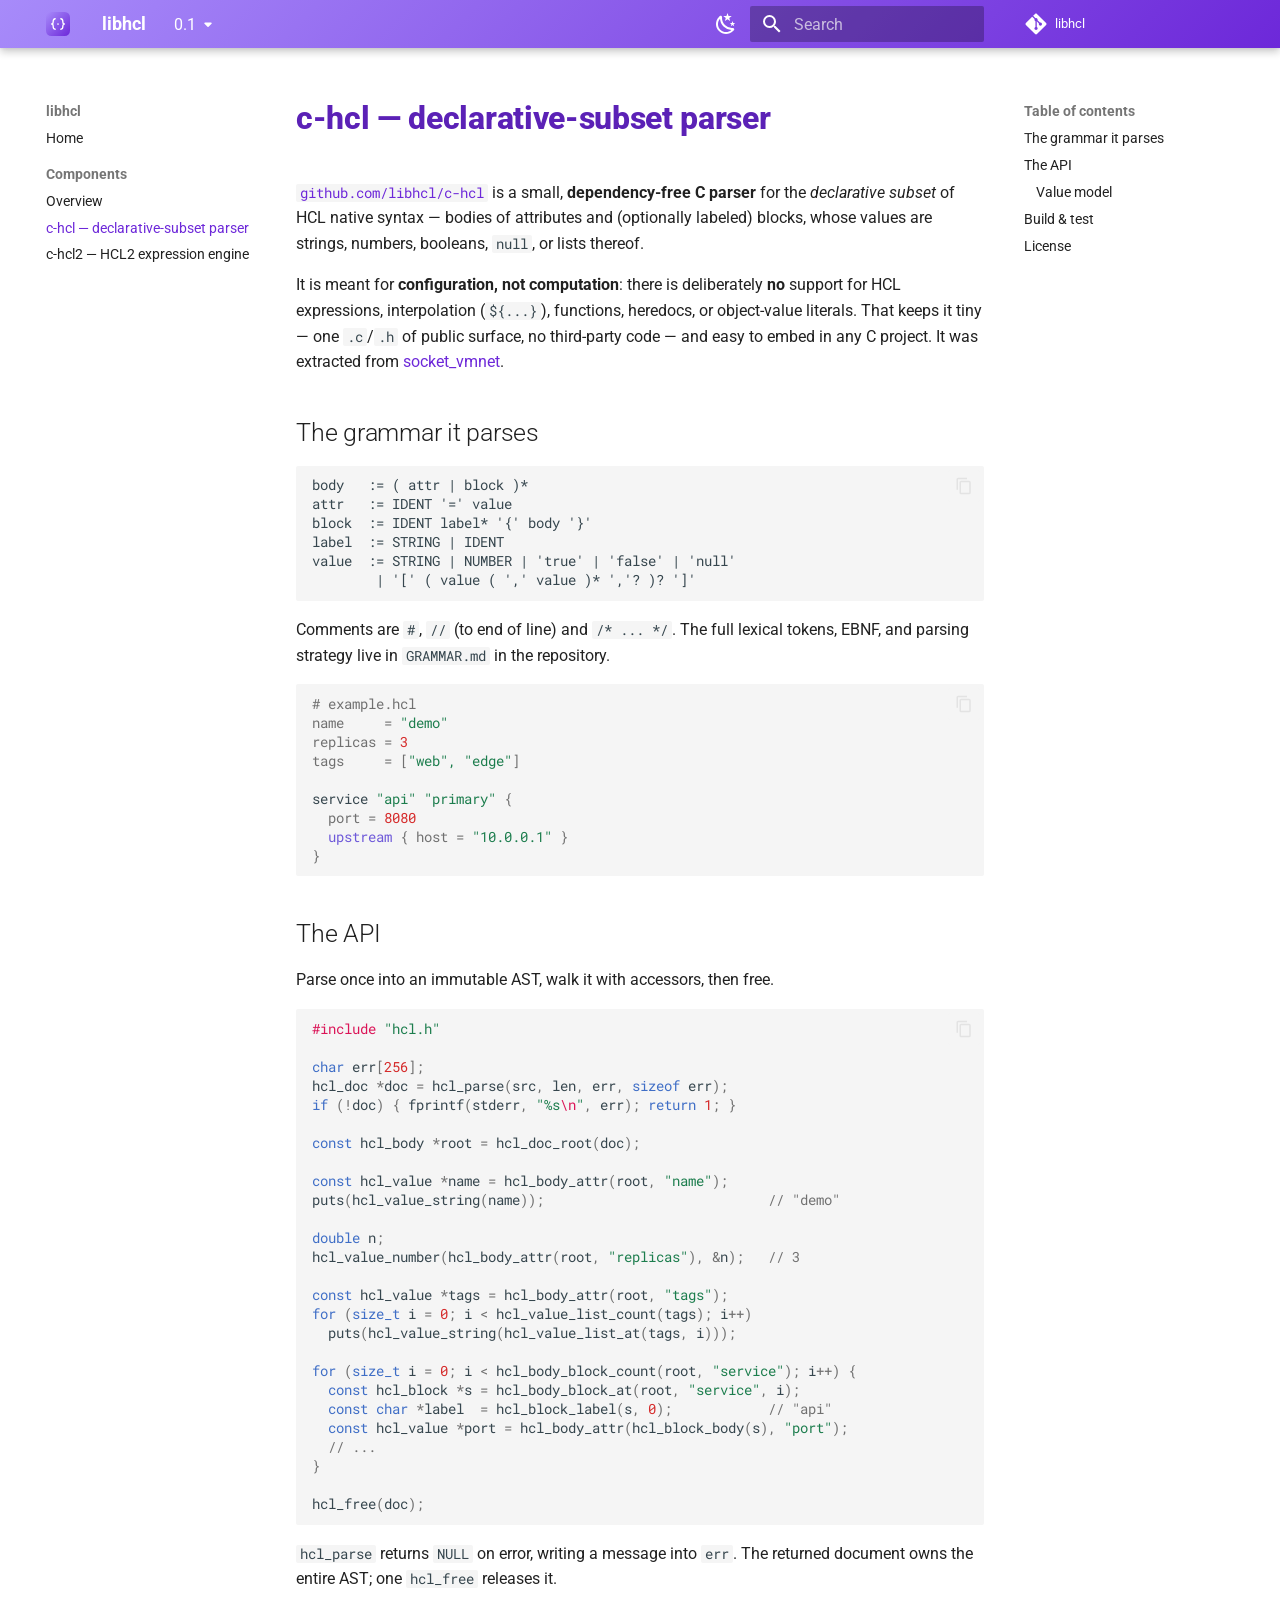
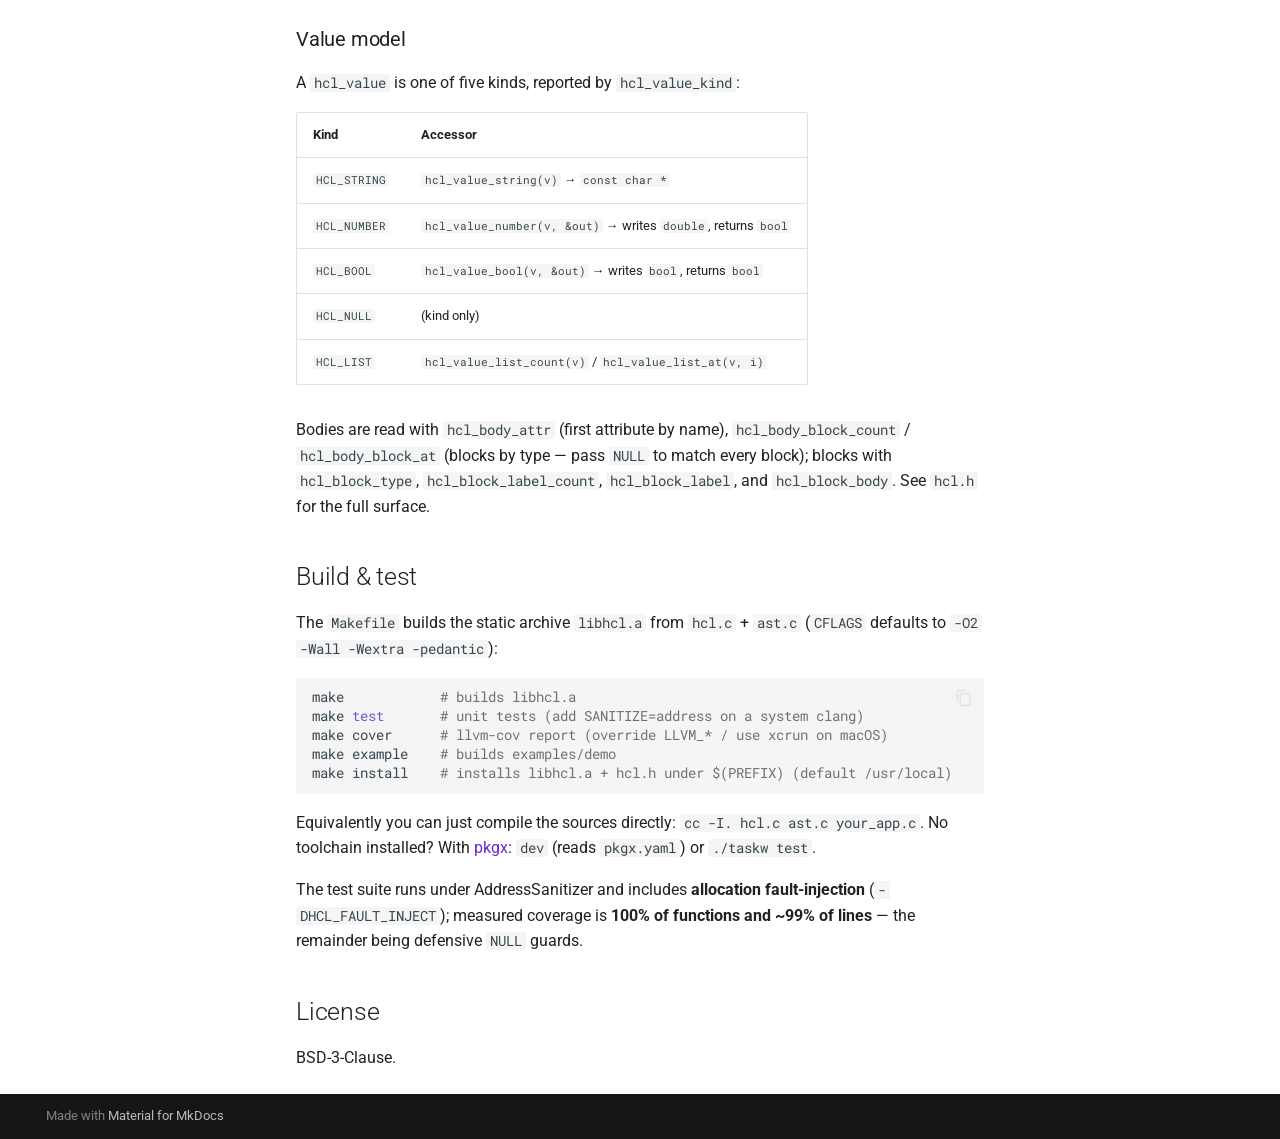
<file: 0.1/components/c-hcl/index.html>
<!doctype html>
<html lang="en" class="no-js">
  <head>
    
      <meta charset="utf-8">
      <meta name="viewport" content="width=device-width,initial-scale=1">
      
        <meta name="description" content="HCL parsers written in C — a tiny zero-dependency parser for the declarative HCL subset, and a from-scratch HCL2 expression engine. BSD-3, no third-party code.">
      
      
      
        <link rel="canonical" href="https://libhcl.github.io/docs/0.1/components/c-hcl/">
      
      
        <link rel="prev" href="../">
      
      
        <link rel="next" href="../c-hcl2/">
      
      
        
      
      
      <link rel="icon" href="../../assets/logo.svg">
      <meta name="generator" content="mkdocs-1.6.1, mkdocs-material-9.7.7">
    
    
      
        <title>c-hcl — declarative-subset parser - libhcl</title>
      
    
    
      <link rel="stylesheet" href="../../assets/stylesheets/main.ec1eaa64.min.css">
      
        
        <link rel="stylesheet" href="../../assets/stylesheets/palette.ab4e12ef.min.css">
      
      


    
    
      
    
    
      
        
        
        <link rel="preconnect" href="https://fonts.gstatic.com" crossorigin>
        <link rel="stylesheet" href="https://fonts.googleapis.com/css?family=Roboto:300,300i,400,400i,700,700i%7CRoboto+Mono:400,400i,700,700i&display=fallback">
        <style>:root{--md-text-font:"Roboto";--md-code-font:"Roboto Mono"}</style>
      
    
    
      <link rel="stylesheet" href="../../stylesheets/brand.css">
    
    <script>__md_scope=new URL("../..",location),__md_hash=e=>[...e].reduce(((e,_)=>(e<<5)-e+_.charCodeAt(0)),0),__md_get=(e,_=localStorage,t=__md_scope)=>JSON.parse(_.getItem(t.pathname+"."+e)),__md_set=(e,_,t=localStorage,a=__md_scope)=>{try{t.setItem(a.pathname+"."+e,JSON.stringify(_))}catch(e){}}</script>
    
      

    
    
  </head>
  
  
    
    
      
    
    
    
    
    <body dir="ltr" data-md-color-scheme="default" data-md-color-primary="custom" data-md-color-accent="custom">
  
    
    <input class="md-toggle" data-md-toggle="drawer" type="checkbox" id="__drawer" autocomplete="off">
    <input class="md-toggle" data-md-toggle="search" type="checkbox" id="__search" autocomplete="off">
    <label class="md-overlay" for="__drawer"></label>
    <div data-md-component="skip">
      
        
        <a href="#c-hcl-declarative-subset-parser" class="md-skip">
          Skip to content
        </a>
      
    </div>
    <div data-md-component="announce">
      
    </div>
    
      <div data-md-color-scheme="default" data-md-component="outdated" hidden>
        
      </div>
    
    
      

  

<header class="md-header md-header--shadow" data-md-component="header">
  <nav class="md-header__inner md-grid" aria-label="Header">
    <a href="../.." title="libhcl" class="md-header__button md-logo" aria-label="libhcl" data-md-component="logo">
      
  <img src="../../assets/logo.svg" alt="logo">

    </a>
    <label class="md-header__button md-icon" for="__drawer">
      
      <svg xmlns="http://www.w3.org/2000/svg" viewBox="0 0 24 24"><path d="M3 6h18v2H3zm0 5h18v2H3zm0 5h18v2H3z"/></svg>
    </label>
    <div class="md-header__title" data-md-component="header-title">
      <div class="md-header__ellipsis">
        <div class="md-header__topic">
          <span class="md-ellipsis">
            libhcl
          </span>
        </div>
        <div class="md-header__topic" data-md-component="header-topic">
          <span class="md-ellipsis">
            
              c-hcl — declarative-subset parser
            
          </span>
        </div>
      </div>
    </div>
    
      
        <form class="md-header__option" data-md-component="palette">
  
    
    
    
    <input class="md-option" data-md-color-media="(prefers-color-scheme: light)" data-md-color-scheme="default" data-md-color-primary="custom" data-md-color-accent="custom"  aria-label="Dark mode"  type="radio" name="__palette" id="__palette_0">
    
      <label class="md-header__button md-icon" title="Dark mode" for="__palette_1" hidden>
        <svg xmlns="http://www.w3.org/2000/svg" viewBox="0 0 24 24"><path d="m17.75 4.09-2.53 1.94.91 3.06-2.63-1.81-2.63 1.81.91-3.06-2.53-1.94L12.44 4l1.06-3 1.06 3zm3.5 6.91-1.64 1.25.59 1.98-1.7-1.17-1.7 1.17.59-1.98L15.75 11l2.06-.05L18.5 9l.69 1.95zm-2.28 4.95c.83-.08 1.72 1.1 1.19 1.85-.32.45-.66.87-1.08 1.27C15.17 23 8.84 23 4.94 19.07c-3.91-3.9-3.91-10.24 0-14.14.4-.4.82-.76 1.27-1.08.75-.53 1.93.36 1.85 1.19-.27 2.86.69 5.83 2.89 8.02a9.96 9.96 0 0 0 8.02 2.89m-1.64 2.02a12.08 12.08 0 0 1-7.8-3.47c-2.17-2.19-3.33-5-3.49-7.82-2.81 3.14-2.7 7.96.31 10.98 3.02 3.01 7.84 3.12 10.98.31"/></svg>
      </label>
    
  
    
    
    
    <input class="md-option" data-md-color-media="(prefers-color-scheme: dark)" data-md-color-scheme="slate" data-md-color-primary="custom" data-md-color-accent="custom"  aria-label="Light mode"  type="radio" name="__palette" id="__palette_1">
    
      <label class="md-header__button md-icon" title="Light mode" for="__palette_0" hidden>
        <svg xmlns="http://www.w3.org/2000/svg" viewBox="0 0 24 24"><path d="M12 7a5 5 0 0 1 5 5 5 5 0 0 1-5 5 5 5 0 0 1-5-5 5 5 0 0 1 5-5m0 2a3 3 0 0 0-3 3 3 3 0 0 0 3 3 3 3 0 0 0 3-3 3 3 0 0 0-3-3m0-7 2.39 3.42C13.65 5.15 12.84 5 12 5s-1.65.15-2.39.42zM3.34 7l4.16-.35A7.2 7.2 0 0 0 5.94 8.5c-.44.74-.69 1.5-.83 2.29zm.02 10 1.76-3.77a7.131 7.131 0 0 0 2.38 4.14zM20.65 7l-1.77 3.79a7.02 7.02 0 0 0-2.38-4.15zm-.01 10-4.14.36c.59-.51 1.12-1.14 1.54-1.86.42-.73.69-1.5.83-2.29zM12 22l-2.41-3.44c.74.27 1.55.44 2.41.44.82 0 1.63-.17 2.37-.44z"/></svg>
      </label>
    
  
</form>
      
    
    
      <script>var palette=__md_get("__palette");if(palette&&palette.color){if("(prefers-color-scheme)"===palette.color.media){var media=matchMedia("(prefers-color-scheme: light)"),input=document.querySelector(media.matches?"[data-md-color-media='(prefers-color-scheme: light)']":"[data-md-color-media='(prefers-color-scheme: dark)']");palette.color.media=input.getAttribute("data-md-color-media"),palette.color.scheme=input.getAttribute("data-md-color-scheme"),palette.color.primary=input.getAttribute("data-md-color-primary"),palette.color.accent=input.getAttribute("data-md-color-accent")}for(var[key,value]of Object.entries(palette.color))document.body.setAttribute("data-md-color-"+key,value)}</script>
    
    
    
      
      
        <label class="md-header__button md-icon" for="__search">
          
          <svg xmlns="http://www.w3.org/2000/svg" viewBox="0 0 24 24"><path d="M9.5 3A6.5 6.5 0 0 1 16 9.5c0 1.61-.59 3.09-1.56 4.23l.27.27h.79l5 5-1.5 1.5-5-5v-.79l-.27-.27A6.52 6.52 0 0 1 9.5 16 6.5 6.5 0 0 1 3 9.5 6.5 6.5 0 0 1 9.5 3m0 2C7 5 5 7 5 9.5S7 14 9.5 14 14 12 14 9.5 12 5 9.5 5"/></svg>
        </label>
        <div class="md-search" data-md-component="search" role="dialog">
  <label class="md-search__overlay" for="__search"></label>
  <div class="md-search__inner" role="search">
    <form class="md-search__form" name="search">
      <input type="text" class="md-search__input" name="query" aria-label="Search" placeholder="Search" autocapitalize="off" autocorrect="off" autocomplete="off" spellcheck="false" data-md-component="search-query" required>
      <label class="md-search__icon md-icon" for="__search">
        
        <svg xmlns="http://www.w3.org/2000/svg" viewBox="0 0 24 24"><path d="M9.5 3A6.5 6.5 0 0 1 16 9.5c0 1.61-.59 3.09-1.56 4.23l.27.27h.79l5 5-1.5 1.5-5-5v-.79l-.27-.27A6.52 6.52 0 0 1 9.5 16 6.5 6.5 0 0 1 3 9.5 6.5 6.5 0 0 1 9.5 3m0 2C7 5 5 7 5 9.5S7 14 9.5 14 14 12 14 9.5 12 5 9.5 5"/></svg>
        
        <svg xmlns="http://www.w3.org/2000/svg" viewBox="0 0 24 24"><path d="M20 11v2H8l5.5 5.5-1.42 1.42L4.16 12l7.92-7.92L13.5 5.5 8 11z"/></svg>
      </label>
      <nav class="md-search__options" aria-label="Search">
        
        <button type="reset" class="md-search__icon md-icon" title="Clear" aria-label="Clear" tabindex="-1">
          
          <svg xmlns="http://www.w3.org/2000/svg" viewBox="0 0 24 24"><path d="M19 6.41 17.59 5 12 10.59 6.41 5 5 6.41 10.59 12 5 17.59 6.41 19 12 13.41 17.59 19 19 17.59 13.41 12z"/></svg>
        </button>
      </nav>
      
        <div class="md-search__suggest" data-md-component="search-suggest"></div>
      
    </form>
    <div class="md-search__output">
      <div class="md-search__scrollwrap" tabindex="0" data-md-scrollfix>
        <div class="md-search-result" data-md-component="search-result">
          <div class="md-search-result__meta">
            Initializing search
          </div>
          <ol class="md-search-result__list" role="presentation"></ol>
        </div>
      </div>
    </div>
  </div>
</div>
      
    
    
      <div class="md-header__source">
        <a href="https://github.com/libhcl" title="Go to repository" class="md-source" data-md-component="source">
  <div class="md-source__icon md-icon">
    
    <svg xmlns="http://www.w3.org/2000/svg" viewBox="0 0 448 512"><!--! Font Awesome Free 7.1.0 by @fontawesome - https://fontawesome.com License - https://fontawesome.com/license/free (Icons: CC BY 4.0, Fonts: SIL OFL 1.1, Code: MIT License) Copyright 2025 Fonticons, Inc.--><path d="M439.6 236.1 244 40.5c-5.4-5.5-12.8-8.5-20.4-8.5s-15 3-20.4 8.4L162.5 81l51.5 51.5c27.1-9.1 52.7 16.8 43.4 43.7l49.7 49.7c34.2-11.8 61.2 31 35.5 56.7-26.5 26.5-70.2-2.9-56-37.3L240.3 199v121.9c25.3 12.5 22.3 41.8 9.1 55-6.4 6.4-15.2 10.1-24.3 10.1s-17.8-3.6-24.3-10.1c-17.6-17.6-11.1-46.9 11.2-56v-123c-20.8-8.5-24.6-30.7-18.6-45L142.6 101 8.5 235.1C3 240.6 0 247.9 0 255.5s3 15 8.5 20.4l195.6 195.7c5.4 5.4 12.7 8.4 20.4 8.4s15-3 20.4-8.4l194.7-194.7c5.4-5.4 8.4-12.8 8.4-20.4s-3-15-8.4-20.4"/></svg>
  </div>
  <div class="md-source__repository">
    libhcl
  </div>
</a>
      </div>
    
  </nav>
  
</header>
    
    <div class="md-container" data-md-component="container">
      
      
        
          
        
      
      <main class="md-main" data-md-component="main">
        <div class="md-main__inner md-grid">
          
            
              
              <div class="md-sidebar md-sidebar--primary" data-md-component="sidebar" data-md-type="navigation" >
                <div class="md-sidebar__scrollwrap">
                  <div class="md-sidebar__inner">
                    



<nav class="md-nav md-nav--primary" aria-label="Navigation" data-md-level="0">
  <label class="md-nav__title" for="__drawer">
    <a href="../.." title="libhcl" class="md-nav__button md-logo" aria-label="libhcl" data-md-component="logo">
      
  <img src="../../assets/logo.svg" alt="logo">

    </a>
    libhcl
  </label>
  
    <div class="md-nav__source">
      <a href="https://github.com/libhcl" title="Go to repository" class="md-source" data-md-component="source">
  <div class="md-source__icon md-icon">
    
    <svg xmlns="http://www.w3.org/2000/svg" viewBox="0 0 448 512"><!--! Font Awesome Free 7.1.0 by @fontawesome - https://fontawesome.com License - https://fontawesome.com/license/free (Icons: CC BY 4.0, Fonts: SIL OFL 1.1, Code: MIT License) Copyright 2025 Fonticons, Inc.--><path d="M439.6 236.1 244 40.5c-5.4-5.5-12.8-8.5-20.4-8.5s-15 3-20.4 8.4L162.5 81l51.5 51.5c27.1-9.1 52.7 16.8 43.4 43.7l49.7 49.7c34.2-11.8 61.2 31 35.5 56.7-26.5 26.5-70.2-2.9-56-37.3L240.3 199v121.9c25.3 12.5 22.3 41.8 9.1 55-6.4 6.4-15.2 10.1-24.3 10.1s-17.8-3.6-24.3-10.1c-17.6-17.6-11.1-46.9 11.2-56v-123c-20.8-8.5-24.6-30.7-18.6-45L142.6 101 8.5 235.1C3 240.6 0 247.9 0 255.5s3 15 8.5 20.4l195.6 195.7c5.4 5.4 12.7 8.4 20.4 8.4s15-3 20.4-8.4l194.7-194.7c5.4-5.4 8.4-12.8 8.4-20.4s-3-15-8.4-20.4"/></svg>
  </div>
  <div class="md-source__repository">
    libhcl
  </div>
</a>
    </div>
  
  <ul class="md-nav__list" data-md-scrollfix>
    
      
      
  
  
  
  
    <li class="md-nav__item">
      <a href="../.." class="md-nav__link">
        
  
  
  <span class="md-ellipsis">
    
  
    Home
  

    
  </span>
  
  

      </a>
    </li>
  

    
      
      
  
  
    
  
  
  
    
    
    
    
      
        
        
      
    
    
    <li class="md-nav__item md-nav__item--active md-nav__item--section md-nav__item--nested">
      
        
        
        <input class="md-nav__toggle md-toggle " type="checkbox" id="__nav_2" checked>
        
          
          <label class="md-nav__link" for="__nav_2" id="__nav_2_label" tabindex="">
            
  
  
  <span class="md-ellipsis">
    
  
    Components
  

    
  </span>
  
  

            <span class="md-nav__icon md-icon"></span>
          </label>
        
        <nav class="md-nav" data-md-level="1" aria-labelledby="__nav_2_label" aria-expanded="true">
          <label class="md-nav__title" for="__nav_2">
            <span class="md-nav__icon md-icon"></span>
            
  
    Components
  

          </label>
          <ul class="md-nav__list" data-md-scrollfix>
            
              
                
  
  
  
  
    <li class="md-nav__item">
      <a href="../" class="md-nav__link">
        
  
  
  <span class="md-ellipsis">
    
  
    Overview
  

    
  </span>
  
  

      </a>
    </li>
  

              
            
              
                
  
  
    
  
  
  
    <li class="md-nav__item md-nav__item--active">
      
      <input class="md-nav__toggle md-toggle" type="checkbox" id="__toc">
      
      
        
      
      
        <label class="md-nav__link md-nav__link--active" for="__toc">
          
  
  
  <span class="md-ellipsis">
    
  
    c-hcl — declarative-subset parser
  

    
  </span>
  
  

          <span class="md-nav__icon md-icon"></span>
        </label>
      
      <a href="./" class="md-nav__link md-nav__link--active">
        
  
  
  <span class="md-ellipsis">
    
  
    c-hcl — declarative-subset parser
  

    
  </span>
  
  

      </a>
      
        

<nav class="md-nav md-nav--secondary" aria-label="Table of contents">
  
  
  
    
  
  
    <label class="md-nav__title" for="__toc">
      <span class="md-nav__icon md-icon"></span>
      Table of contents
    </label>
    <ul class="md-nav__list" data-md-component="toc" data-md-scrollfix>
      
        <li class="md-nav__item">
  <a href="#the-grammar-it-parses" class="md-nav__link">
    <span class="md-ellipsis">
      
        The grammar it parses
      
    </span>
  </a>
  
</li>
      
        <li class="md-nav__item">
  <a href="#the-api" class="md-nav__link">
    <span class="md-ellipsis">
      
        The API
      
    </span>
  </a>
  
    <nav class="md-nav" aria-label="The API">
      <ul class="md-nav__list">
        
          <li class="md-nav__item">
  <a href="#value-model" class="md-nav__link">
    <span class="md-ellipsis">
      
        Value model
      
    </span>
  </a>
  
</li>
        
      </ul>
    </nav>
  
</li>
      
        <li class="md-nav__item">
  <a href="#build-test" class="md-nav__link">
    <span class="md-ellipsis">
      
        Build &amp; test
      
    </span>
  </a>
  
</li>
      
        <li class="md-nav__item">
  <a href="#license" class="md-nav__link">
    <span class="md-ellipsis">
      
        License
      
    </span>
  </a>
  
</li>
      
    </ul>
  
</nav>
      
    </li>
  

              
            
              
                
  
  
  
  
    <li class="md-nav__item">
      <a href="../c-hcl2/" class="md-nav__link">
        
  
  
  <span class="md-ellipsis">
    
  
    c-hcl2 — HCL2 expression engine
  

    
  </span>
  
  

      </a>
    </li>
  

              
            
          </ul>
        </nav>
      
    </li>
  

    
  </ul>
</nav>
                  </div>
                </div>
              </div>
            
            
              
              <div class="md-sidebar md-sidebar--secondary" data-md-component="sidebar" data-md-type="toc" >
                <div class="md-sidebar__scrollwrap">
                  <div class="md-sidebar__inner">
                    

<nav class="md-nav md-nav--secondary" aria-label="Table of contents">
  
  
  
    
  
  
    <label class="md-nav__title" for="__toc">
      <span class="md-nav__icon md-icon"></span>
      Table of contents
    </label>
    <ul class="md-nav__list" data-md-component="toc" data-md-scrollfix>
      
        <li class="md-nav__item">
  <a href="#the-grammar-it-parses" class="md-nav__link">
    <span class="md-ellipsis">
      
        The grammar it parses
      
    </span>
  </a>
  
</li>
      
        <li class="md-nav__item">
  <a href="#the-api" class="md-nav__link">
    <span class="md-ellipsis">
      
        The API
      
    </span>
  </a>
  
    <nav class="md-nav" aria-label="The API">
      <ul class="md-nav__list">
        
          <li class="md-nav__item">
  <a href="#value-model" class="md-nav__link">
    <span class="md-ellipsis">
      
        Value model
      
    </span>
  </a>
  
</li>
        
      </ul>
    </nav>
  
</li>
      
        <li class="md-nav__item">
  <a href="#build-test" class="md-nav__link">
    <span class="md-ellipsis">
      
        Build &amp; test
      
    </span>
  </a>
  
</li>
      
        <li class="md-nav__item">
  <a href="#license" class="md-nav__link">
    <span class="md-ellipsis">
      
        License
      
    </span>
  </a>
  
</li>
      
    </ul>
  
</nav>
                  </div>
                </div>
              </div>
            
          
          
            <div class="md-content" data-md-component="content">
              
              <article class="md-content__inner md-typeset">
                
                  



<h1 id="c-hcl-declarative-subset-parser">c-hcl — declarative-subset parser</h1>
<p><a href="https://github.com/libhcl/c-hcl"><code>github.com/libhcl/c-hcl</code></a> is a small,
<strong>dependency-free C parser</strong> for the <em>declarative subset</em> of HCL native
syntax — bodies of attributes and (optionally labeled) blocks, whose values are
strings, numbers, booleans, <code>null</code>, or lists thereof.</p>
<p>It is meant for <strong>configuration, not computation</strong>: there is deliberately <strong>no</strong>
support for HCL expressions, interpolation (<code>${...}</code>), functions, heredocs, or
object-value literals. That keeps it tiny — one <code>.c</code>/<code>.h</code> of public surface, no
third-party code — and easy to embed in any C project. It was extracted from
<a href="https://github.com/lima-vm/socket_vmnet">socket_vmnet</a>.</p>
<h2 id="the-grammar-it-parses">The grammar it parses</h2>
<div class="highlight"><pre><span></span><code>body   := ( attr | block )*
attr   := IDENT '=' value
block  := IDENT label* '{' body '}'
label  := STRING | IDENT
value  := STRING | NUMBER | 'true' | 'false' | 'null'
        | '[' ( value ( ',' value )* ','? )? ']'
</code></pre></div>
<p>Comments are <code>#</code>, <code>//</code> (to end of line) and <code>/* ... */</code>. The full lexical
tokens, EBNF, and parsing strategy live in <code>GRAMMAR.md</code> in the repository.</p>
<div class="highlight"><pre><span></span><code><span class="c1"># example.hcl</span>
<span class="na">name</span><span class="w">     </span><span class="o">=</span><span class="w"> </span><span class="s2">"demo"</span>
<span class="na">replicas</span><span class="w"> </span><span class="o">=</span><span class="w"> </span><span class="m">3</span>
<span class="na">tags</span><span class="w">     </span><span class="o">=</span><span class="w"> </span><span class="p">[</span><span class="s2">"web", "edge"</span><span class="p">]</span>

<span class="err">service</span><span class="w"> </span><span class="s2">"api" "primary"</span><span class="w"> </span><span class="p">{</span>
<span class="w">  </span><span class="na">port</span><span class="w"> </span><span class="o">=</span><span class="w"> </span><span class="m">8080</span>
<span class="w">  </span><span class="nb">upstream</span><span class="w"> </span><span class="p">{</span><span class="w"> </span><span class="na">host</span><span class="w"> </span><span class="o">=</span><span class="w"> </span><span class="s2">"10.0.0.1"</span><span class="w"> </span><span class="p">}</span>
<span class="p">}</span>
</code></pre></div>
<h2 id="the-api">The API</h2>
<p>Parse once into an immutable AST, walk it with accessors, then free.</p>
<div class="highlight"><pre><span></span><code><span class="cp">#include</span><span class="w"> </span><span class="cpf">"hcl.h"</span>

<span class="kt">char</span><span class="w"> </span><span class="n">err</span><span class="p">[</span><span class="mi">256</span><span class="p">];</span>
<span class="n">hcl_doc</span><span class="w"> </span><span class="o">*</span><span class="n">doc</span><span class="w"> </span><span class="o">=</span><span class="w"> </span><span class="n">hcl_parse</span><span class="p">(</span><span class="n">src</span><span class="p">,</span><span class="w"> </span><span class="n">len</span><span class="p">,</span><span class="w"> </span><span class="n">err</span><span class="p">,</span><span class="w"> </span><span class="k">sizeof</span><span class="w"> </span><span class="n">err</span><span class="p">);</span>
<span class="k">if</span><span class="w"> </span><span class="p">(</span><span class="o">!</span><span class="n">doc</span><span class="p">)</span><span class="w"> </span><span class="p">{</span><span class="w"> </span><span class="n">fprintf</span><span class="p">(</span><span class="n">stderr</span><span class="p">,</span><span class="w"> </span><span class="s">"%s</span><span class="se">\n</span><span class="s">"</span><span class="p">,</span><span class="w"> </span><span class="n">err</span><span class="p">);</span><span class="w"> </span><span class="k">return</span><span class="w"> </span><span class="mi">1</span><span class="p">;</span><span class="w"> </span><span class="p">}</span>

<span class="k">const</span><span class="w"> </span><span class="n">hcl_body</span><span class="w"> </span><span class="o">*</span><span class="n">root</span><span class="w"> </span><span class="o">=</span><span class="w"> </span><span class="n">hcl_doc_root</span><span class="p">(</span><span class="n">doc</span><span class="p">);</span>

<span class="k">const</span><span class="w"> </span><span class="n">hcl_value</span><span class="w"> </span><span class="o">*</span><span class="n">name</span><span class="w"> </span><span class="o">=</span><span class="w"> </span><span class="n">hcl_body_attr</span><span class="p">(</span><span class="n">root</span><span class="p">,</span><span class="w"> </span><span class="s">"name"</span><span class="p">);</span>
<span class="n">puts</span><span class="p">(</span><span class="n">hcl_value_string</span><span class="p">(</span><span class="n">name</span><span class="p">));</span><span class="w">                            </span><span class="c1">// "demo"</span>

<span class="kt">double</span><span class="w"> </span><span class="n">n</span><span class="p">;</span>
<span class="n">hcl_value_number</span><span class="p">(</span><span class="n">hcl_body_attr</span><span class="p">(</span><span class="n">root</span><span class="p">,</span><span class="w"> </span><span class="s">"replicas"</span><span class="p">),</span><span class="w"> </span><span class="o">&amp;</span><span class="n">n</span><span class="p">);</span><span class="w">   </span><span class="c1">// 3</span>

<span class="k">const</span><span class="w"> </span><span class="n">hcl_value</span><span class="w"> </span><span class="o">*</span><span class="n">tags</span><span class="w"> </span><span class="o">=</span><span class="w"> </span><span class="n">hcl_body_attr</span><span class="p">(</span><span class="n">root</span><span class="p">,</span><span class="w"> </span><span class="s">"tags"</span><span class="p">);</span>
<span class="k">for</span><span class="w"> </span><span class="p">(</span><span class="kt">size_t</span><span class="w"> </span><span class="n">i</span><span class="w"> </span><span class="o">=</span><span class="w"> </span><span class="mi">0</span><span class="p">;</span><span class="w"> </span><span class="n">i</span><span class="w"> </span><span class="o">&lt;</span><span class="w"> </span><span class="n">hcl_value_list_count</span><span class="p">(</span><span class="n">tags</span><span class="p">);</span><span class="w"> </span><span class="n">i</span><span class="o">++</span><span class="p">)</span>
<span class="w">  </span><span class="n">puts</span><span class="p">(</span><span class="n">hcl_value_string</span><span class="p">(</span><span class="n">hcl_value_list_at</span><span class="p">(</span><span class="n">tags</span><span class="p">,</span><span class="w"> </span><span class="n">i</span><span class="p">)));</span>

<span class="k">for</span><span class="w"> </span><span class="p">(</span><span class="kt">size_t</span><span class="w"> </span><span class="n">i</span><span class="w"> </span><span class="o">=</span><span class="w"> </span><span class="mi">0</span><span class="p">;</span><span class="w"> </span><span class="n">i</span><span class="w"> </span><span class="o">&lt;</span><span class="w"> </span><span class="n">hcl_body_block_count</span><span class="p">(</span><span class="n">root</span><span class="p">,</span><span class="w"> </span><span class="s">"service"</span><span class="p">);</span><span class="w"> </span><span class="n">i</span><span class="o">++</span><span class="p">)</span><span class="w"> </span><span class="p">{</span>
<span class="w">  </span><span class="k">const</span><span class="w"> </span><span class="n">hcl_block</span><span class="w"> </span><span class="o">*</span><span class="n">s</span><span class="w"> </span><span class="o">=</span><span class="w"> </span><span class="n">hcl_body_block_at</span><span class="p">(</span><span class="n">root</span><span class="p">,</span><span class="w"> </span><span class="s">"service"</span><span class="p">,</span><span class="w"> </span><span class="n">i</span><span class="p">);</span>
<span class="w">  </span><span class="k">const</span><span class="w"> </span><span class="kt">char</span><span class="w"> </span><span class="o">*</span><span class="n">label</span><span class="w">  </span><span class="o">=</span><span class="w"> </span><span class="n">hcl_block_label</span><span class="p">(</span><span class="n">s</span><span class="p">,</span><span class="w"> </span><span class="mi">0</span><span class="p">);</span><span class="w">            </span><span class="c1">// "api"</span>
<span class="w">  </span><span class="k">const</span><span class="w"> </span><span class="n">hcl_value</span><span class="w"> </span><span class="o">*</span><span class="n">port</span><span class="w"> </span><span class="o">=</span><span class="w"> </span><span class="n">hcl_body_attr</span><span class="p">(</span><span class="n">hcl_block_body</span><span class="p">(</span><span class="n">s</span><span class="p">),</span><span class="w"> </span><span class="s">"port"</span><span class="p">);</span>
<span class="w">  </span><span class="c1">// ...</span>
<span class="p">}</span>

<span class="n">hcl_free</span><span class="p">(</span><span class="n">doc</span><span class="p">);</span>
</code></pre></div>
<p><code>hcl_parse</code> returns <code>NULL</code> on error, writing a message into <code>err</code>. The returned
document owns the entire AST; one <code>hcl_free</code> releases it.</p>
<h3 id="value-model">Value model</h3>
<p>A <code>hcl_value</code> is one of five kinds, reported by <code>hcl_value_kind</code>:</p>
<table>
<thead>
<tr>
<th>Kind</th>
<th>Accessor</th>
</tr>
</thead>
<tbody>
<tr>
<td><code>HCL_STRING</code></td>
<td><code>hcl_value_string(v)</code> → <code>const char *</code></td>
</tr>
<tr>
<td><code>HCL_NUMBER</code></td>
<td><code>hcl_value_number(v, &amp;out)</code> → writes <code>double</code>, returns <code>bool</code></td>
</tr>
<tr>
<td><code>HCL_BOOL</code></td>
<td><code>hcl_value_bool(v, &amp;out)</code> → writes <code>bool</code>, returns <code>bool</code></td>
</tr>
<tr>
<td><code>HCL_NULL</code></td>
<td>(kind only)</td>
</tr>
<tr>
<td><code>HCL_LIST</code></td>
<td><code>hcl_value_list_count(v)</code> / <code>hcl_value_list_at(v, i)</code></td>
</tr>
</tbody>
</table>
<p>Bodies are read with <code>hcl_body_attr</code> (first attribute by name),
<code>hcl_body_block_count</code> / <code>hcl_body_block_at</code> (blocks by type — pass <code>NULL</code> to
match every block); blocks with <code>hcl_block_type</code>, <code>hcl_block_label_count</code>,
<code>hcl_block_label</code>, and <code>hcl_block_body</code>. See <code>hcl.h</code> for the full surface.</p>
<h2 id="build-test">Build &amp; test</h2>
<p>The <code>Makefile</code> builds the static archive <code>libhcl.a</code> from <code>hcl.c</code> + <code>ast.c</code>
(<code>CFLAGS</code> defaults to <code>-O2 -Wall -Wextra -pedantic</code>):</p>
<div class="highlight"><pre><span></span><code>make<span class="w">            </span><span class="c1"># builds libhcl.a</span>
make<span class="w"> </span><span class="nb">test</span><span class="w">       </span><span class="c1"># unit tests (add SANITIZE=address on a system clang)</span>
make<span class="w"> </span>cover<span class="w">      </span><span class="c1"># llvm-cov report (override LLVM_* / use xcrun on macOS)</span>
make<span class="w"> </span>example<span class="w">    </span><span class="c1"># builds examples/demo</span>
make<span class="w"> </span>install<span class="w">    </span><span class="c1"># installs libhcl.a + hcl.h under $(PREFIX) (default /usr/local)</span>
</code></pre></div>
<p>Equivalently you can just compile the sources directly: <code>cc -I. hcl.c ast.c
your_app.c</code>. No toolchain installed? With <a href="https://pkgx.sh">pkgx</a>: <code>dev</code> (reads
<code>pkgx.yaml</code>) or <code>./taskw test</code>.</p>
<p>The test suite runs under AddressSanitizer and includes <strong>allocation
fault-injection</strong> (<code>-DHCL_FAULT_INJECT</code>); measured coverage is <strong>100% of
functions and ~99% of lines</strong> — the remainder being defensive <code>NULL</code> guards.</p>
<h2 id="license">License</h2>
<p>BSD-3-Clause.</p>












                
              </article>
            </div>
          
          
<script>var target=document.getElementById(location.hash.slice(1));target&&target.name&&(target.checked=target.name.startsWith("__tabbed_"))</script>
        </div>
        
          <button type="button" class="md-top md-icon" data-md-component="top" hidden>
  
  <svg xmlns="http://www.w3.org/2000/svg" viewBox="0 0 24 24"><path d="M13 20h-2V8l-5.5 5.5-1.42-1.42L12 4.16l7.92 7.92-1.42 1.42L13 8z"/></svg>
  Back to top
</button>
        
      </main>
      
        <footer class="md-footer">
  
  <div class="md-footer-meta md-typeset">
    <div class="md-footer-meta__inner md-grid">
      <div class="md-copyright">
  
  
    Made with
    <a href="https://squidfunk.github.io/mkdocs-material/" target="_blank" rel="noopener">
      Material for MkDocs
    </a>
  
</div>
      
    </div>
  </div>
</footer>
      
    </div>
    <div class="md-dialog" data-md-component="dialog">
      <div class="md-dialog__inner md-typeset"></div>
    </div>
    
    
    
      
      
      <script id="__config" type="application/json">{"annotate": null, "base": "../..", "features": ["navigation.sections", "navigation.top", "content.code.copy", "search.suggest"], "search": "../../assets/javascripts/workers/search.2c215733.min.js", "tags": null, "translations": {"clipboard.copied": "Copied to clipboard", "clipboard.copy": "Copy to clipboard", "search.result.more.one": "1 more on this page", "search.result.more.other": "# more on this page", "search.result.none": "No matching documents", "search.result.one": "1 matching document", "search.result.other": "# matching documents", "search.result.placeholder": "Type to start searching", "search.result.term.missing": "Missing", "select.version": "Select version"}, "version": {"provider": "mike"}}</script>
    
    
      <script src="../../assets/javascripts/bundle.d7400e89.min.js"></script>
      
    
  </body>
</html>
</file>
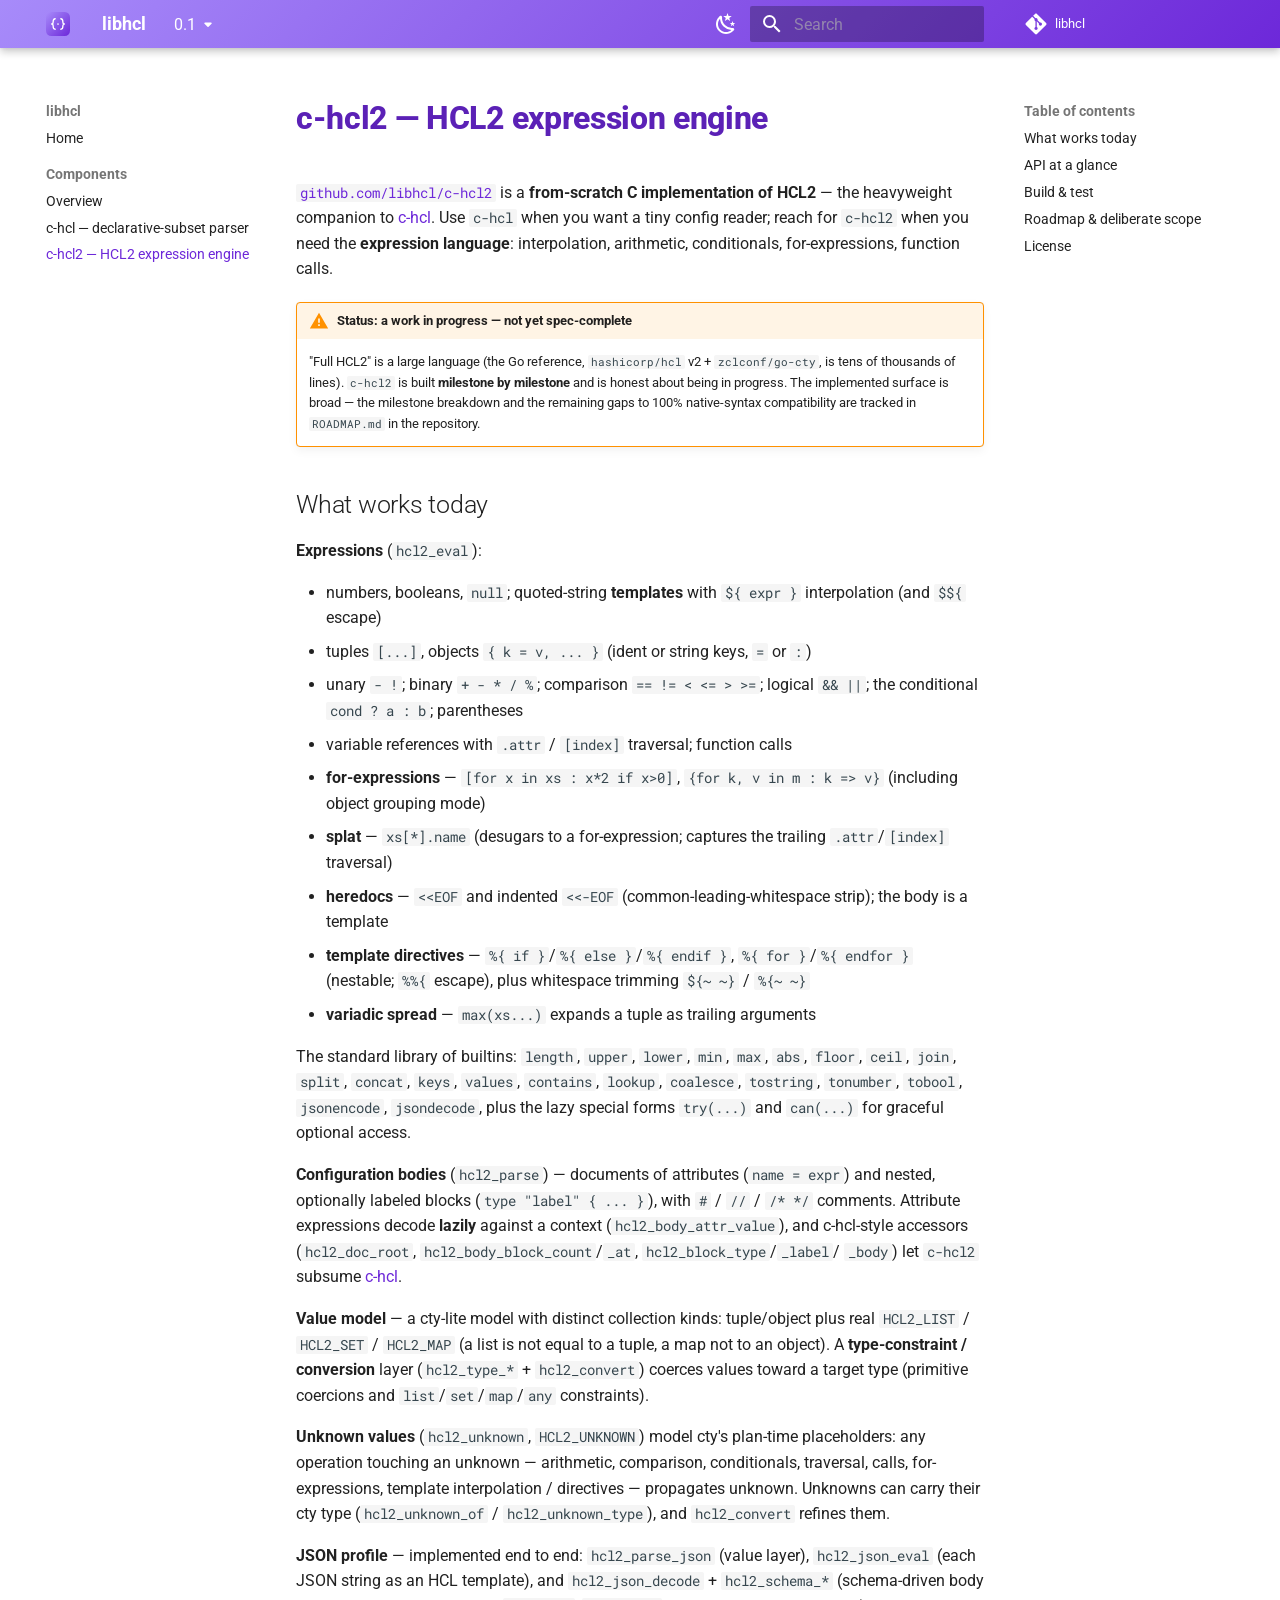
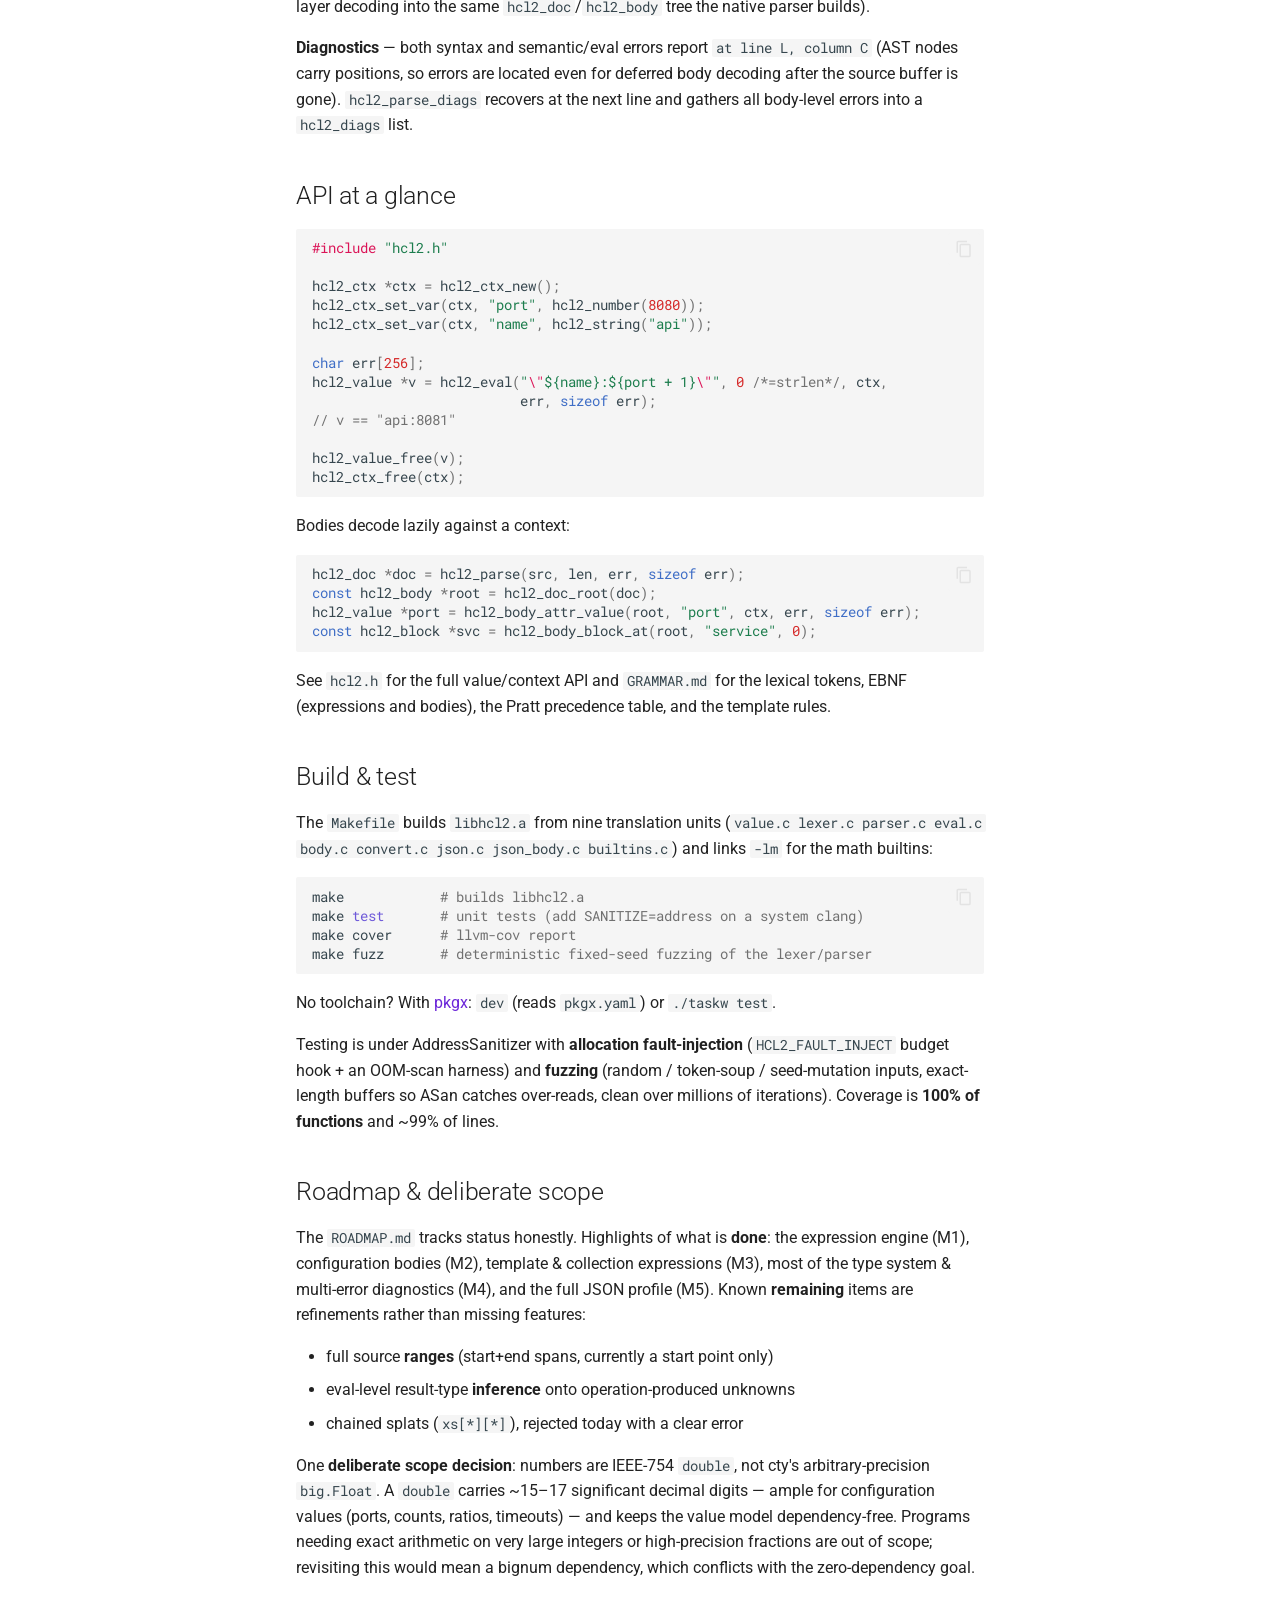
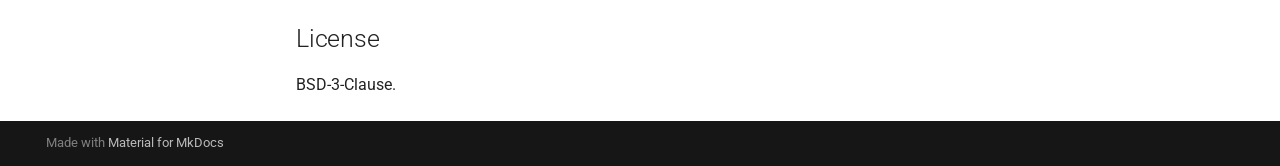
<file: 0.1/components/c-hcl2/index.html>
<!doctype html>
<html lang="en" class="no-js">
  <head>
    
      <meta charset="utf-8">
      <meta name="viewport" content="width=device-width,initial-scale=1">
      
        <meta name="description" content="HCL parsers written in C — a tiny zero-dependency parser for the declarative HCL subset, and a from-scratch HCL2 expression engine. BSD-3, no third-party code.">
      
      
      
        <link rel="canonical" href="https://libhcl.github.io/docs/0.1/components/c-hcl2/">
      
      
        <link rel="prev" href="../c-hcl/">
      
      
      
        
      
      
      <link rel="icon" href="../../assets/logo.svg">
      <meta name="generator" content="mkdocs-1.6.1, mkdocs-material-9.7.7">
    
    
      
        <title>c-hcl2 — HCL2 expression engine - libhcl</title>
      
    
    
      <link rel="stylesheet" href="../../assets/stylesheets/main.ec1eaa64.min.css">
      
        
        <link rel="stylesheet" href="../../assets/stylesheets/palette.ab4e12ef.min.css">
      
      


    
    
      
    
    
      
        
        
        <link rel="preconnect" href="https://fonts.gstatic.com" crossorigin>
        <link rel="stylesheet" href="https://fonts.googleapis.com/css?family=Roboto:300,300i,400,400i,700,700i%7CRoboto+Mono:400,400i,700,700i&display=fallback">
        <style>:root{--md-text-font:"Roboto";--md-code-font:"Roboto Mono"}</style>
      
    
    
      <link rel="stylesheet" href="../../stylesheets/brand.css">
    
    <script>__md_scope=new URL("../..",location),__md_hash=e=>[...e].reduce(((e,_)=>(e<<5)-e+_.charCodeAt(0)),0),__md_get=(e,_=localStorage,t=__md_scope)=>JSON.parse(_.getItem(t.pathname+"."+e)),__md_set=(e,_,t=localStorage,a=__md_scope)=>{try{t.setItem(a.pathname+"."+e,JSON.stringify(_))}catch(e){}}</script>
    
      

    
    
  </head>
  
  
    
    
      
    
    
    
    
    <body dir="ltr" data-md-color-scheme="default" data-md-color-primary="custom" data-md-color-accent="custom">
  
    
    <input class="md-toggle" data-md-toggle="drawer" type="checkbox" id="__drawer" autocomplete="off">
    <input class="md-toggle" data-md-toggle="search" type="checkbox" id="__search" autocomplete="off">
    <label class="md-overlay" for="__drawer"></label>
    <div data-md-component="skip">
      
        
        <a href="#c-hcl2-hcl2-expression-engine" class="md-skip">
          Skip to content
        </a>
      
    </div>
    <div data-md-component="announce">
      
    </div>
    
      <div data-md-color-scheme="default" data-md-component="outdated" hidden>
        
      </div>
    
    
      

  

<header class="md-header md-header--shadow" data-md-component="header">
  <nav class="md-header__inner md-grid" aria-label="Header">
    <a href="../.." title="libhcl" class="md-header__button md-logo" aria-label="libhcl" data-md-component="logo">
      
  <img src="../../assets/logo.svg" alt="logo">

    </a>
    <label class="md-header__button md-icon" for="__drawer">
      
      <svg xmlns="http://www.w3.org/2000/svg" viewBox="0 0 24 24"><path d="M3 6h18v2H3zm0 5h18v2H3zm0 5h18v2H3z"/></svg>
    </label>
    <div class="md-header__title" data-md-component="header-title">
      <div class="md-header__ellipsis">
        <div class="md-header__topic">
          <span class="md-ellipsis">
            libhcl
          </span>
        </div>
        <div class="md-header__topic" data-md-component="header-topic">
          <span class="md-ellipsis">
            
              c-hcl2 — HCL2 expression engine
            
          </span>
        </div>
      </div>
    </div>
    
      
        <form class="md-header__option" data-md-component="palette">
  
    
    
    
    <input class="md-option" data-md-color-media="(prefers-color-scheme: light)" data-md-color-scheme="default" data-md-color-primary="custom" data-md-color-accent="custom"  aria-label="Dark mode"  type="radio" name="__palette" id="__palette_0">
    
      <label class="md-header__button md-icon" title="Dark mode" for="__palette_1" hidden>
        <svg xmlns="http://www.w3.org/2000/svg" viewBox="0 0 24 24"><path d="m17.75 4.09-2.53 1.94.91 3.06-2.63-1.81-2.63 1.81.91-3.06-2.53-1.94L12.44 4l1.06-3 1.06 3zm3.5 6.91-1.64 1.25.59 1.98-1.7-1.17-1.7 1.17.59-1.98L15.75 11l2.06-.05L18.5 9l.69 1.95zm-2.28 4.95c.83-.08 1.72 1.1 1.19 1.85-.32.45-.66.87-1.08 1.27C15.17 23 8.84 23 4.94 19.07c-3.91-3.9-3.91-10.24 0-14.14.4-.4.82-.76 1.27-1.08.75-.53 1.93.36 1.85 1.19-.27 2.86.69 5.83 2.89 8.02a9.96 9.96 0 0 0 8.02 2.89m-1.64 2.02a12.08 12.08 0 0 1-7.8-3.47c-2.17-2.19-3.33-5-3.49-7.82-2.81 3.14-2.7 7.96.31 10.98 3.02 3.01 7.84 3.12 10.98.31"/></svg>
      </label>
    
  
    
    
    
    <input class="md-option" data-md-color-media="(prefers-color-scheme: dark)" data-md-color-scheme="slate" data-md-color-primary="custom" data-md-color-accent="custom"  aria-label="Light mode"  type="radio" name="__palette" id="__palette_1">
    
      <label class="md-header__button md-icon" title="Light mode" for="__palette_0" hidden>
        <svg xmlns="http://www.w3.org/2000/svg" viewBox="0 0 24 24"><path d="M12 7a5 5 0 0 1 5 5 5 5 0 0 1-5 5 5 5 0 0 1-5-5 5 5 0 0 1 5-5m0 2a3 3 0 0 0-3 3 3 3 0 0 0 3 3 3 3 0 0 0 3-3 3 3 0 0 0-3-3m0-7 2.39 3.42C13.65 5.15 12.84 5 12 5s-1.65.15-2.39.42zM3.34 7l4.16-.35A7.2 7.2 0 0 0 5.94 8.5c-.44.74-.69 1.5-.83 2.29zm.02 10 1.76-3.77a7.131 7.131 0 0 0 2.38 4.14zM20.65 7l-1.77 3.79a7.02 7.02 0 0 0-2.38-4.15zm-.01 10-4.14.36c.59-.51 1.12-1.14 1.54-1.86.42-.73.69-1.5.83-2.29zM12 22l-2.41-3.44c.74.27 1.55.44 2.41.44.82 0 1.63-.17 2.37-.44z"/></svg>
      </label>
    
  
</form>
      
    
    
      <script>var palette=__md_get("__palette");if(palette&&palette.color){if("(prefers-color-scheme)"===palette.color.media){var media=matchMedia("(prefers-color-scheme: light)"),input=document.querySelector(media.matches?"[data-md-color-media='(prefers-color-scheme: light)']":"[data-md-color-media='(prefers-color-scheme: dark)']");palette.color.media=input.getAttribute("data-md-color-media"),palette.color.scheme=input.getAttribute("data-md-color-scheme"),palette.color.primary=input.getAttribute("data-md-color-primary"),palette.color.accent=input.getAttribute("data-md-color-accent")}for(var[key,value]of Object.entries(palette.color))document.body.setAttribute("data-md-color-"+key,value)}</script>
    
    
    
      
      
        <label class="md-header__button md-icon" for="__search">
          
          <svg xmlns="http://www.w3.org/2000/svg" viewBox="0 0 24 24"><path d="M9.5 3A6.5 6.5 0 0 1 16 9.5c0 1.61-.59 3.09-1.56 4.23l.27.27h.79l5 5-1.5 1.5-5-5v-.79l-.27-.27A6.52 6.52 0 0 1 9.5 16 6.5 6.5 0 0 1 3 9.5 6.5 6.5 0 0 1 9.5 3m0 2C7 5 5 7 5 9.5S7 14 9.5 14 14 12 14 9.5 12 5 9.5 5"/></svg>
        </label>
        <div class="md-search" data-md-component="search" role="dialog">
  <label class="md-search__overlay" for="__search"></label>
  <div class="md-search__inner" role="search">
    <form class="md-search__form" name="search">
      <input type="text" class="md-search__input" name="query" aria-label="Search" placeholder="Search" autocapitalize="off" autocorrect="off" autocomplete="off" spellcheck="false" data-md-component="search-query" required>
      <label class="md-search__icon md-icon" for="__search">
        
        <svg xmlns="http://www.w3.org/2000/svg" viewBox="0 0 24 24"><path d="M9.5 3A6.5 6.5 0 0 1 16 9.5c0 1.61-.59 3.09-1.56 4.23l.27.27h.79l5 5-1.5 1.5-5-5v-.79l-.27-.27A6.52 6.52 0 0 1 9.5 16 6.5 6.5 0 0 1 3 9.5 6.5 6.5 0 0 1 9.5 3m0 2C7 5 5 7 5 9.5S7 14 9.5 14 14 12 14 9.5 12 5 9.5 5"/></svg>
        
        <svg xmlns="http://www.w3.org/2000/svg" viewBox="0 0 24 24"><path d="M20 11v2H8l5.5 5.5-1.42 1.42L4.16 12l7.92-7.92L13.5 5.5 8 11z"/></svg>
      </label>
      <nav class="md-search__options" aria-label="Search">
        
        <button type="reset" class="md-search__icon md-icon" title="Clear" aria-label="Clear" tabindex="-1">
          
          <svg xmlns="http://www.w3.org/2000/svg" viewBox="0 0 24 24"><path d="M19 6.41 17.59 5 12 10.59 6.41 5 5 6.41 10.59 12 5 17.59 6.41 19 12 13.41 17.59 19 19 17.59 13.41 12z"/></svg>
        </button>
      </nav>
      
        <div class="md-search__suggest" data-md-component="search-suggest"></div>
      
    </form>
    <div class="md-search__output">
      <div class="md-search__scrollwrap" tabindex="0" data-md-scrollfix>
        <div class="md-search-result" data-md-component="search-result">
          <div class="md-search-result__meta">
            Initializing search
          </div>
          <ol class="md-search-result__list" role="presentation"></ol>
        </div>
      </div>
    </div>
  </div>
</div>
      
    
    
      <div class="md-header__source">
        <a href="https://github.com/libhcl" title="Go to repository" class="md-source" data-md-component="source">
  <div class="md-source__icon md-icon">
    
    <svg xmlns="http://www.w3.org/2000/svg" viewBox="0 0 448 512"><!--! Font Awesome Free 7.1.0 by @fontawesome - https://fontawesome.com License - https://fontawesome.com/license/free (Icons: CC BY 4.0, Fonts: SIL OFL 1.1, Code: MIT License) Copyright 2025 Fonticons, Inc.--><path d="M439.6 236.1 244 40.5c-5.4-5.5-12.8-8.5-20.4-8.5s-15 3-20.4 8.4L162.5 81l51.5 51.5c27.1-9.1 52.7 16.8 43.4 43.7l49.7 49.7c34.2-11.8 61.2 31 35.5 56.7-26.5 26.5-70.2-2.9-56-37.3L240.3 199v121.9c25.3 12.5 22.3 41.8 9.1 55-6.4 6.4-15.2 10.1-24.3 10.1s-17.8-3.6-24.3-10.1c-17.6-17.6-11.1-46.9 11.2-56v-123c-20.8-8.5-24.6-30.7-18.6-45L142.6 101 8.5 235.1C3 240.6 0 247.9 0 255.5s3 15 8.5 20.4l195.6 195.7c5.4 5.4 12.7 8.4 20.4 8.4s15-3 20.4-8.4l194.7-194.7c5.4-5.4 8.4-12.8 8.4-20.4s-3-15-8.4-20.4"/></svg>
  </div>
  <div class="md-source__repository">
    libhcl
  </div>
</a>
      </div>
    
  </nav>
  
</header>
    
    <div class="md-container" data-md-component="container">
      
      
        
          
        
      
      <main class="md-main" data-md-component="main">
        <div class="md-main__inner md-grid">
          
            
              
              <div class="md-sidebar md-sidebar--primary" data-md-component="sidebar" data-md-type="navigation" >
                <div class="md-sidebar__scrollwrap">
                  <div class="md-sidebar__inner">
                    



<nav class="md-nav md-nav--primary" aria-label="Navigation" data-md-level="0">
  <label class="md-nav__title" for="__drawer">
    <a href="../.." title="libhcl" class="md-nav__button md-logo" aria-label="libhcl" data-md-component="logo">
      
  <img src="../../assets/logo.svg" alt="logo">

    </a>
    libhcl
  </label>
  
    <div class="md-nav__source">
      <a href="https://github.com/libhcl" title="Go to repository" class="md-source" data-md-component="source">
  <div class="md-source__icon md-icon">
    
    <svg xmlns="http://www.w3.org/2000/svg" viewBox="0 0 448 512"><!--! Font Awesome Free 7.1.0 by @fontawesome - https://fontawesome.com License - https://fontawesome.com/license/free (Icons: CC BY 4.0, Fonts: SIL OFL 1.1, Code: MIT License) Copyright 2025 Fonticons, Inc.--><path d="M439.6 236.1 244 40.5c-5.4-5.5-12.8-8.5-20.4-8.5s-15 3-20.4 8.4L162.5 81l51.5 51.5c27.1-9.1 52.7 16.8 43.4 43.7l49.7 49.7c34.2-11.8 61.2 31 35.5 56.7-26.5 26.5-70.2-2.9-56-37.3L240.3 199v121.9c25.3 12.5 22.3 41.8 9.1 55-6.4 6.4-15.2 10.1-24.3 10.1s-17.8-3.6-24.3-10.1c-17.6-17.6-11.1-46.9 11.2-56v-123c-20.8-8.5-24.6-30.7-18.6-45L142.6 101 8.5 235.1C3 240.6 0 247.9 0 255.5s3 15 8.5 20.4l195.6 195.7c5.4 5.4 12.7 8.4 20.4 8.4s15-3 20.4-8.4l194.7-194.7c5.4-5.4 8.4-12.8 8.4-20.4s-3-15-8.4-20.4"/></svg>
  </div>
  <div class="md-source__repository">
    libhcl
  </div>
</a>
    </div>
  
  <ul class="md-nav__list" data-md-scrollfix>
    
      
      
  
  
  
  
    <li class="md-nav__item">
      <a href="../.." class="md-nav__link">
        
  
  
  <span class="md-ellipsis">
    
  
    Home
  

    
  </span>
  
  

      </a>
    </li>
  

    
      
      
  
  
    
  
  
  
    
    
    
    
      
        
        
      
    
    
    <li class="md-nav__item md-nav__item--active md-nav__item--section md-nav__item--nested">
      
        
        
        <input class="md-nav__toggle md-toggle " type="checkbox" id="__nav_2" checked>
        
          
          <label class="md-nav__link" for="__nav_2" id="__nav_2_label" tabindex="">
            
  
  
  <span class="md-ellipsis">
    
  
    Components
  

    
  </span>
  
  

            <span class="md-nav__icon md-icon"></span>
          </label>
        
        <nav class="md-nav" data-md-level="1" aria-labelledby="__nav_2_label" aria-expanded="true">
          <label class="md-nav__title" for="__nav_2">
            <span class="md-nav__icon md-icon"></span>
            
  
    Components
  

          </label>
          <ul class="md-nav__list" data-md-scrollfix>
            
              
                
  
  
  
  
    <li class="md-nav__item">
      <a href="../" class="md-nav__link">
        
  
  
  <span class="md-ellipsis">
    
  
    Overview
  

    
  </span>
  
  

      </a>
    </li>
  

              
            
              
                
  
  
  
  
    <li class="md-nav__item">
      <a href="../c-hcl/" class="md-nav__link">
        
  
  
  <span class="md-ellipsis">
    
  
    c-hcl — declarative-subset parser
  

    
  </span>
  
  

      </a>
    </li>
  

              
            
              
                
  
  
    
  
  
  
    <li class="md-nav__item md-nav__item--active">
      
      <input class="md-nav__toggle md-toggle" type="checkbox" id="__toc">
      
      
        
      
      
        <label class="md-nav__link md-nav__link--active" for="__toc">
          
  
  
  <span class="md-ellipsis">
    
  
    c-hcl2 — HCL2 expression engine
  

    
  </span>
  
  

          <span class="md-nav__icon md-icon"></span>
        </label>
      
      <a href="./" class="md-nav__link md-nav__link--active">
        
  
  
  <span class="md-ellipsis">
    
  
    c-hcl2 — HCL2 expression engine
  

    
  </span>
  
  

      </a>
      
        

<nav class="md-nav md-nav--secondary" aria-label="Table of contents">
  
  
  
    
  
  
    <label class="md-nav__title" for="__toc">
      <span class="md-nav__icon md-icon"></span>
      Table of contents
    </label>
    <ul class="md-nav__list" data-md-component="toc" data-md-scrollfix>
      
        <li class="md-nav__item">
  <a href="#what-works-today" class="md-nav__link">
    <span class="md-ellipsis">
      
        What works today
      
    </span>
  </a>
  
</li>
      
        <li class="md-nav__item">
  <a href="#api-at-a-glance" class="md-nav__link">
    <span class="md-ellipsis">
      
        API at a glance
      
    </span>
  </a>
  
</li>
      
        <li class="md-nav__item">
  <a href="#build-test" class="md-nav__link">
    <span class="md-ellipsis">
      
        Build &amp; test
      
    </span>
  </a>
  
</li>
      
        <li class="md-nav__item">
  <a href="#roadmap-deliberate-scope" class="md-nav__link">
    <span class="md-ellipsis">
      
        Roadmap &amp; deliberate scope
      
    </span>
  </a>
  
</li>
      
        <li class="md-nav__item">
  <a href="#license" class="md-nav__link">
    <span class="md-ellipsis">
      
        License
      
    </span>
  </a>
  
</li>
      
    </ul>
  
</nav>
      
    </li>
  

              
            
          </ul>
        </nav>
      
    </li>
  

    
  </ul>
</nav>
                  </div>
                </div>
              </div>
            
            
              
              <div class="md-sidebar md-sidebar--secondary" data-md-component="sidebar" data-md-type="toc" >
                <div class="md-sidebar__scrollwrap">
                  <div class="md-sidebar__inner">
                    

<nav class="md-nav md-nav--secondary" aria-label="Table of contents">
  
  
  
    
  
  
    <label class="md-nav__title" for="__toc">
      <span class="md-nav__icon md-icon"></span>
      Table of contents
    </label>
    <ul class="md-nav__list" data-md-component="toc" data-md-scrollfix>
      
        <li class="md-nav__item">
  <a href="#what-works-today" class="md-nav__link">
    <span class="md-ellipsis">
      
        What works today
      
    </span>
  </a>
  
</li>
      
        <li class="md-nav__item">
  <a href="#api-at-a-glance" class="md-nav__link">
    <span class="md-ellipsis">
      
        API at a glance
      
    </span>
  </a>
  
</li>
      
        <li class="md-nav__item">
  <a href="#build-test" class="md-nav__link">
    <span class="md-ellipsis">
      
        Build &amp; test
      
    </span>
  </a>
  
</li>
      
        <li class="md-nav__item">
  <a href="#roadmap-deliberate-scope" class="md-nav__link">
    <span class="md-ellipsis">
      
        Roadmap &amp; deliberate scope
      
    </span>
  </a>
  
</li>
      
        <li class="md-nav__item">
  <a href="#license" class="md-nav__link">
    <span class="md-ellipsis">
      
        License
      
    </span>
  </a>
  
</li>
      
    </ul>
  
</nav>
                  </div>
                </div>
              </div>
            
          
          
            <div class="md-content" data-md-component="content">
              
              <article class="md-content__inner md-typeset">
                
                  



<h1 id="c-hcl2-hcl2-expression-engine">c-hcl2 — HCL2 expression engine</h1>
<p><a href="https://github.com/libhcl/c-hcl2"><code>github.com/libhcl/c-hcl2</code></a> is a
<strong>from-scratch C implementation of HCL2</strong> — the heavyweight companion to
<a href="../c-hcl/">c-hcl</a>. Use <code>c-hcl</code> when you want a tiny config reader; reach for
<code>c-hcl2</code> when you need the <strong>expression language</strong>: interpolation, arithmetic,
conditionals, for-expressions, function calls.</p>
<div class="admonition warning">
<p class="admonition-title">Status: a work in progress — not yet spec-complete</p>
<p>"Full HCL2" is a large language (the Go reference, <code>hashicorp/hcl</code> v2 +
<code>zclconf/go-cty</code>, is tens of thousands of lines). <code>c-hcl2</code> is built
<strong>milestone by milestone</strong> and is honest about being in progress. The
implemented surface is broad — the milestone breakdown and the remaining
gaps to 100% native-syntax compatibility are tracked in <code>ROADMAP.md</code> in the
repository.</p>
</div>
<h2 id="what-works-today">What works today</h2>
<p><strong>Expressions</strong> (<code>hcl2_eval</code>):</p>
<ul>
<li>numbers, booleans, <code>null</code>; quoted-string <strong>templates</strong> with <code>${ expr }</code>
  interpolation (and <code>$${</code> escape)</li>
<li>tuples <code>[...]</code>, objects <code>{ k = v, ... }</code> (ident or string keys, <code>=</code> or <code>:</code>)</li>
<li>unary <code>- !</code>; binary <code>+ - * / %</code>; comparison <code>== != &lt; &lt;= &gt; &gt;=</code>; logical
  <code>&amp;&amp; ||</code>; the conditional <code>cond ? a : b</code>; parentheses</li>
<li>variable references with <code>.attr</code> / <code>[index]</code> traversal; function calls</li>
<li><strong>for-expressions</strong> — <code>[for x in xs : x*2 if x&gt;0]</code>, <code>{for k, v in m : k =&gt; v}</code>
  (including object grouping mode)</li>
<li><strong>splat</strong> — <code>xs[*].name</code> (desugars to a for-expression; captures the trailing
  <code>.attr</code>/<code>[index]</code> traversal)</li>
<li><strong>heredocs</strong> — <code>&lt;&lt;EOF</code> and indented <code>&lt;&lt;-EOF</code> (common-leading-whitespace strip);
  the body is a template</li>
<li><strong>template directives</strong> — <code>%{ if }</code>/<code>%{ else }</code>/<code>%{ endif }</code>,
  <code>%{ for }</code>/<code>%{ endfor }</code> (nestable; <code>%%{</code> escape), plus whitespace trimming
  <code>${~ ~}</code> / <code>%{~ ~}</code></li>
<li><strong>variadic spread</strong> — <code>max(xs...)</code> expands a tuple as trailing arguments</li>
</ul>
<p>The standard library of builtins: <code>length</code>, <code>upper</code>, <code>lower</code>, <code>min</code>, <code>max</code>,
<code>abs</code>, <code>floor</code>, <code>ceil</code>, <code>join</code>, <code>split</code>, <code>concat</code>, <code>keys</code>, <code>values</code>,
<code>contains</code>, <code>lookup</code>, <code>coalesce</code>, <code>tostring</code>, <code>tonumber</code>, <code>tobool</code>,
<code>jsonencode</code>, <code>jsondecode</code>, plus the lazy special forms <code>try(...)</code> and
<code>can(...)</code> for graceful optional access.</p>
<p><strong>Configuration bodies</strong> (<code>hcl2_parse</code>) — documents of attributes
(<code>name = expr</code>) and nested, optionally labeled blocks (<code>type "label" { ... }</code>),
with <code>#</code> / <code>//</code> / <code>/* */</code> comments. Attribute expressions decode <strong>lazily</strong>
against a context (<code>hcl2_body_attr_value</code>), and c-hcl-style accessors
(<code>hcl2_doc_root</code>, <code>hcl2_body_block_count</code>/<code>_at</code>, <code>hcl2_block_type</code>/<code>_label</code>/
<code>_body</code>) let <code>c-hcl2</code> subsume <a href="../c-hcl/">c-hcl</a>.</p>
<p><strong>Value model</strong> — a cty-lite model with distinct collection kinds: tuple/object
plus real <code>HCL2_LIST</code> / <code>HCL2_SET</code> / <code>HCL2_MAP</code> (a list is not equal to a tuple,
a map not to an object). A <strong>type-constraint / conversion</strong> layer
(<code>hcl2_type_*</code> + <code>hcl2_convert</code>) coerces values toward a target type
(primitive coercions and <code>list</code>/<code>set</code>/<code>map</code>/<code>any</code> constraints).</p>
<p><strong>Unknown values</strong> (<code>hcl2_unknown</code>, <code>HCL2_UNKNOWN</code>) model cty's plan-time
placeholders: any operation touching an unknown — arithmetic, comparison,
conditionals, traversal, calls, for-expressions, template interpolation /
directives — propagates unknown. Unknowns can carry their cty type
(<code>hcl2_unknown_of</code> / <code>hcl2_unknown_type</code>), and <code>hcl2_convert</code> refines them.</p>
<p><strong>JSON profile</strong> — implemented end to end: <code>hcl2_parse_json</code> (value layer),
<code>hcl2_json_eval</code> (each JSON string as an HCL template), and <code>hcl2_json_decode</code>
+ <code>hcl2_schema_*</code> (schema-driven body layer decoding into the same
<code>hcl2_doc</code>/<code>hcl2_body</code> tree the native parser builds).</p>
<p><strong>Diagnostics</strong> — both syntax and semantic/eval errors report <code>at line L,
column C</code> (AST nodes carry positions, so errors are located even for deferred
body decoding after the source buffer is gone). <code>hcl2_parse_diags</code> recovers at
the next line and gathers all body-level errors into a <code>hcl2_diags</code> list.</p>
<h2 id="api-at-a-glance">API at a glance</h2>
<div class="highlight"><pre><span></span><code><span class="cp">#include</span><span class="w"> </span><span class="cpf">"hcl2.h"</span>

<span class="n">hcl2_ctx</span><span class="w"> </span><span class="o">*</span><span class="n">ctx</span><span class="w"> </span><span class="o">=</span><span class="w"> </span><span class="n">hcl2_ctx_new</span><span class="p">();</span>
<span class="n">hcl2_ctx_set_var</span><span class="p">(</span><span class="n">ctx</span><span class="p">,</span><span class="w"> </span><span class="s">"port"</span><span class="p">,</span><span class="w"> </span><span class="n">hcl2_number</span><span class="p">(</span><span class="mi">8080</span><span class="p">));</span>
<span class="n">hcl2_ctx_set_var</span><span class="p">(</span><span class="n">ctx</span><span class="p">,</span><span class="w"> </span><span class="s">"name"</span><span class="p">,</span><span class="w"> </span><span class="n">hcl2_string</span><span class="p">(</span><span class="s">"api"</span><span class="p">));</span>

<span class="kt">char</span><span class="w"> </span><span class="n">err</span><span class="p">[</span><span class="mi">256</span><span class="p">];</span>
<span class="n">hcl2_value</span><span class="w"> </span><span class="o">*</span><span class="n">v</span><span class="w"> </span><span class="o">=</span><span class="w"> </span><span class="n">hcl2_eval</span><span class="p">(</span><span class="s">"</span><span class="se">\"</span><span class="s">${name}:${port + 1}</span><span class="se">\"</span><span class="s">"</span><span class="p">,</span><span class="w"> </span><span class="mi">0</span><span class="w"> </span><span class="cm">/*=strlen*/</span><span class="p">,</span><span class="w"> </span><span class="n">ctx</span><span class="p">,</span>
<span class="w">                          </span><span class="n">err</span><span class="p">,</span><span class="w"> </span><span class="k">sizeof</span><span class="w"> </span><span class="n">err</span><span class="p">);</span>
<span class="c1">// v == "api:8081"</span>

<span class="n">hcl2_value_free</span><span class="p">(</span><span class="n">v</span><span class="p">);</span>
<span class="n">hcl2_ctx_free</span><span class="p">(</span><span class="n">ctx</span><span class="p">);</span>
</code></pre></div>
<p>Bodies decode lazily against a context:</p>
<div class="highlight"><pre><span></span><code><span class="n">hcl2_doc</span><span class="w"> </span><span class="o">*</span><span class="n">doc</span><span class="w"> </span><span class="o">=</span><span class="w"> </span><span class="n">hcl2_parse</span><span class="p">(</span><span class="n">src</span><span class="p">,</span><span class="w"> </span><span class="n">len</span><span class="p">,</span><span class="w"> </span><span class="n">err</span><span class="p">,</span><span class="w"> </span><span class="k">sizeof</span><span class="w"> </span><span class="n">err</span><span class="p">);</span>
<span class="k">const</span><span class="w"> </span><span class="n">hcl2_body</span><span class="w"> </span><span class="o">*</span><span class="n">root</span><span class="w"> </span><span class="o">=</span><span class="w"> </span><span class="n">hcl2_doc_root</span><span class="p">(</span><span class="n">doc</span><span class="p">);</span>
<span class="n">hcl2_value</span><span class="w"> </span><span class="o">*</span><span class="n">port</span><span class="w"> </span><span class="o">=</span><span class="w"> </span><span class="n">hcl2_body_attr_value</span><span class="p">(</span><span class="n">root</span><span class="p">,</span><span class="w"> </span><span class="s">"port"</span><span class="p">,</span><span class="w"> </span><span class="n">ctx</span><span class="p">,</span><span class="w"> </span><span class="n">err</span><span class="p">,</span><span class="w"> </span><span class="k">sizeof</span><span class="w"> </span><span class="n">err</span><span class="p">);</span>
<span class="k">const</span><span class="w"> </span><span class="n">hcl2_block</span><span class="w"> </span><span class="o">*</span><span class="n">svc</span><span class="w"> </span><span class="o">=</span><span class="w"> </span><span class="n">hcl2_body_block_at</span><span class="p">(</span><span class="n">root</span><span class="p">,</span><span class="w"> </span><span class="s">"service"</span><span class="p">,</span><span class="w"> </span><span class="mi">0</span><span class="p">);</span>
</code></pre></div>
<p>See <code>hcl2.h</code> for the full value/context API and <code>GRAMMAR.md</code> for the lexical
tokens, EBNF (expressions and bodies), the Pratt precedence table, and the
template rules.</p>
<h2 id="build-test">Build &amp; test</h2>
<p>The <code>Makefile</code> builds <code>libhcl2.a</code> from nine translation units
(<code>value.c lexer.c parser.c eval.c body.c convert.c json.c json_body.c
builtins.c</code>) and links <code>-lm</code> for the math builtins:</p>
<div class="highlight"><pre><span></span><code>make<span class="w">            </span><span class="c1"># builds libhcl2.a</span>
make<span class="w"> </span><span class="nb">test</span><span class="w">       </span><span class="c1"># unit tests (add SANITIZE=address on a system clang)</span>
make<span class="w"> </span>cover<span class="w">      </span><span class="c1"># llvm-cov report</span>
make<span class="w"> </span>fuzz<span class="w">       </span><span class="c1"># deterministic fixed-seed fuzzing of the lexer/parser</span>
</code></pre></div>
<p>No toolchain? With <a href="https://pkgx.sh">pkgx</a>: <code>dev</code> (reads <code>pkgx.yaml</code>) or
<code>./taskw test</code>.</p>
<p>Testing is under AddressSanitizer with <strong>allocation fault-injection</strong>
(<code>HCL2_FAULT_INJECT</code> budget hook + an OOM-scan harness) and <strong>fuzzing</strong>
(random / token-soup / seed-mutation inputs, exact-length buffers so ASan
catches over-reads, clean over millions of iterations). Coverage is <strong>100% of
functions</strong> and ~99% of lines.</p>
<h2 id="roadmap-deliberate-scope">Roadmap &amp; deliberate scope</h2>
<p>The <code>ROADMAP.md</code> tracks status honestly. Highlights of what is <strong>done</strong>: the
expression engine (M1), configuration bodies (M2), template &amp; collection
expressions (M3), most of the type system &amp; multi-error diagnostics (M4), and
the full JSON profile (M5). Known <strong>remaining</strong> items are refinements rather
than missing features:</p>
<ul>
<li>full source <strong>ranges</strong> (start+end spans, currently a start point only)</li>
<li>eval-level result-type <strong>inference</strong> onto operation-produced unknowns</li>
<li>chained splats (<code>xs[*][*]</code>), rejected today with a clear error</li>
</ul>
<p>One <strong>deliberate scope decision</strong>: numbers are IEEE-754 <code>double</code>, not cty's
arbitrary-precision <code>big.Float</code>. A <code>double</code> carries ~15–17 significant decimal
digits — ample for configuration values (ports, counts, ratios, timeouts) — and
keeps the value model dependency-free. Programs needing exact arithmetic on very
large integers or high-precision fractions are out of scope; revisiting this
would mean a bignum dependency, which conflicts with the zero-dependency goal.</p>
<h2 id="license">License</h2>
<p>BSD-3-Clause.</p>












                
              </article>
            </div>
          
          
<script>var target=document.getElementById(location.hash.slice(1));target&&target.name&&(target.checked=target.name.startsWith("__tabbed_"))</script>
        </div>
        
          <button type="button" class="md-top md-icon" data-md-component="top" hidden>
  
  <svg xmlns="http://www.w3.org/2000/svg" viewBox="0 0 24 24"><path d="M13 20h-2V8l-5.5 5.5-1.42-1.42L12 4.16l7.92 7.92-1.42 1.42L13 8z"/></svg>
  Back to top
</button>
        
      </main>
      
        <footer class="md-footer">
  
  <div class="md-footer-meta md-typeset">
    <div class="md-footer-meta__inner md-grid">
      <div class="md-copyright">
  
  
    Made with
    <a href="https://squidfunk.github.io/mkdocs-material/" target="_blank" rel="noopener">
      Material for MkDocs
    </a>
  
</div>
      
    </div>
  </div>
</footer>
      
    </div>
    <div class="md-dialog" data-md-component="dialog">
      <div class="md-dialog__inner md-typeset"></div>
    </div>
    
    
    
      
      
      <script id="__config" type="application/json">{"annotate": null, "base": "../..", "features": ["navigation.sections", "navigation.top", "content.code.copy", "search.suggest"], "search": "../../assets/javascripts/workers/search.2c215733.min.js", "tags": null, "translations": {"clipboard.copied": "Copied to clipboard", "clipboard.copy": "Copy to clipboard", "search.result.more.one": "1 more on this page", "search.result.more.other": "# more on this page", "search.result.none": "No matching documents", "search.result.one": "1 matching document", "search.result.other": "# matching documents", "search.result.placeholder": "Type to start searching", "search.result.term.missing": "Missing", "select.version": "Select version"}, "version": {"provider": "mike"}}</script>
    
    
      <script src="../../assets/javascripts/bundle.d7400e89.min.js"></script>
      
    
  </body>
</html>
</file>
<file: 0.1/stylesheets/brand.css>
:root {
  --md-primary-fg-color: #6D28D9;
  --md-primary-fg-color--light: #A78BFA;
  --md-primary-fg-color--dark: #5B21B6;
  --md-accent-fg-color: #A78BFA;
}
.md-header, .md-tabs { background: linear-gradient(135deg, #A78BFA, #6D28D9); }
.md-typeset h1 { color: #5B21B6; font-weight: 800; }
[data-md-color-scheme="slate"] .md-typeset h1 { color: #A78BFA; }
.fs-grid { display:grid; grid-template-columns:repeat(auto-fill,minmax(220px,1fr)); gap:14px; }
.fs-card { display:flex; gap:12px; align-items:center; border:1px solid var(--md-default-fg-color--lightest);
  border-radius:12px; padding:12px; }
.fs-card img { width:42px; height:42px; }
</file>
<file: 0.1/assets/stylesheets/main.ec1eaa64.min.css>
@charset "UTF-8";html{-webkit-text-size-adjust:none;-moz-text-size-adjust:none;text-size-adjust:none;box-sizing:border-box}*,:after,:before{box-sizing:inherit}@media (prefers-reduced-motion){*,:after,:before{transition:none!important}}body{margin:0}a,button,input,label{-webkit-tap-highlight-color:transparent}a{color:inherit;text-decoration:none}hr{border:0;box-sizing:initial;display:block;height:.05rem;overflow:visible;padding:0}small{font-size:80%}sub,sup{line-height:1em}img{border-style:none}table{border-collapse:initial;border-spacing:0}td,th{font-weight:400;vertical-align:top}button{background:#0000;border:0;font-family:inherit;font-size:inherit;margin:0;padding:0}input{border:0;outline:none}:root{--md-primary-fg-color:#4051b5;--md-primary-fg-color--light:#5d6cc0;--md-primary-fg-color--dark:#303fa1;--md-primary-bg-color:#fff;--md-primary-bg-color--light:#ffffffb3;--md-accent-fg-color:#526cfe;--md-accent-fg-color--transparent:#526cfe1a;--md-accent-bg-color:#fff;--md-accent-bg-color--light:#ffffffb3}[data-md-color-scheme=default]{color-scheme:light}[data-md-color-scheme=default] img[src$="#gh-dark-mode-only"],[data-md-color-scheme=default] img[src$="#only-dark"]{display:none}:root,[data-md-color-scheme=default]{--md-hue:225deg;--md-default-fg-color:#000000de;--md-default-fg-color--light:#0000008a;--md-default-fg-color--lighter:#00000052;--md-default-fg-color--lightest:#00000012;--md-default-bg-color:#fff;--md-default-bg-color--light:#ffffffb3;--md-default-bg-color--lighter:#ffffff4d;--md-default-bg-color--lightest:#ffffff1f;--md-code-fg-color:#36464e;--md-code-bg-color:#f5f5f5;--md-code-bg-color--light:#f5f5f5b3;--md-code-bg-color--lighter:#f5f5f54d;--md-code-hl-color:#4287ff;--md-code-hl-color--light:#4287ff1a;--md-code-hl-number-color:#d52a2a;--md-code-hl-special-color:#db1457;--md-code-hl-function-color:#a846b9;--md-code-hl-constant-color:#6e59d9;--md-code-hl-keyword-color:#3f6ec6;--md-code-hl-string-color:#1c7d4d;--md-code-hl-name-color:var(--md-code-fg-color);--md-code-hl-operator-color:var(--md-default-fg-color--light);--md-code-hl-punctuation-color:var(--md-default-fg-color--light);--md-code-hl-comment-color:var(--md-default-fg-color--light);--md-code-hl-generic-color:var(--md-default-fg-color--light);--md-code-hl-variable-color:var(--md-default-fg-color--light);--md-typeset-color:var(--md-default-fg-color);--md-typeset-a-color:var(--md-primary-fg-color);--md-typeset-del-color:#f5503d26;--md-typeset-ins-color:#0bd57026;--md-typeset-kbd-color:#fafafa;--md-typeset-kbd-accent-color:#fff;--md-typeset-kbd-border-color:#b8b8b8;--md-typeset-mark-color:#ffff0080;--md-typeset-table-color:#0000001f;--md-typeset-table-color--light:rgba(0,0,0,.035);--md-admonition-fg-color:var(--md-default-fg-color);--md-admonition-bg-color:var(--md-default-bg-color);--md-warning-fg-color:#000000de;--md-warning-bg-color:#ff9;--md-footer-fg-color:#fff;--md-footer-fg-color--light:#ffffffb3;--md-footer-fg-color--lighter:#ffffff73;--md-footer-bg-color:#000000de;--md-footer-bg-color--dark:#00000052;--md-shadow-z1:0 0.2rem 0.5rem #0000000d,0 0 0.05rem #0000001a;--md-shadow-z2:0 0.2rem 0.5rem #0000001a,0 0 0.05rem #00000040;--md-shadow-z3:0 0.2rem 0.5rem #0003,0 0 0.05rem #00000059}.md-icon svg{fill:currentcolor;display:block;height:1.2rem;width:1.2rem}body{-webkit-font-smoothing:antialiased;-moz-osx-font-smoothing:grayscale;--md-text-font-family:var(--md-text-font,_),-apple-system,BlinkMacSystemFont,Helvetica,Arial,sans-serif;--md-code-font-family:var(--md-code-font,_),SFMono-Regular,Consolas,Menlo,monospace}aside,body,input{font-feature-settings:"kern","liga";color:var(--md-typeset-color);font-family:var(--md-text-font-family)}code,kbd,pre{font-feature-settings:"kern";font-family:var(--md-code-font-family)}:root{--md-typeset-table-sort-icon:url('data:image/svg+xml;charset=utf-8,<svg xmlns="http://www.w3.org/2000/svg" viewBox="0 0 24 24"><path d="m18 21-4-4h3V7h-3l4-4 4 4h-3v10h3M2 19v-2h10v2M2 13v-2h7v2M2 7V5h4v2z"/></svg>');--md-typeset-table-sort-icon--asc:url('data:image/svg+xml;charset=utf-8,<svg xmlns="http://www.w3.org/2000/svg" viewBox="0 0 24 24"><path d="M19 17h3l-4 4-4-4h3V3h2M2 17h10v2H2M6 5v2H2V5m0 6h7v2H2z"/></svg>');--md-typeset-table-sort-icon--desc:url('data:image/svg+xml;charset=utf-8,<svg xmlns="http://www.w3.org/2000/svg" viewBox="0 0 24 24"><path d="M19 7h3l-4-4-4 4h3v14h2M2 17h10v2H2M6 5v2H2V5m0 6h7v2H2z"/></svg>')}.md-typeset{-webkit-print-color-adjust:exact;color-adjust:exact;font-size:.8rem;line-height:1.6;overflow-wrap:break-word}@media print{.md-typeset{font-size:.68rem}}.md-typeset blockquote,.md-typeset dl,.md-typeset figure,.md-typeset ol,.md-typeset pre,.md-typeset ul{margin-bottom:1em;margin-top:1em}.md-typeset h1{color:var(--md-default-fg-color--light);font-size:2em;line-height:1.3;margin:0 0 1.25em}.md-typeset h1,.md-typeset h2{font-weight:300;letter-spacing:-.01em}.md-typeset h2{font-size:1.5625em;line-height:1.4;margin:1.6em 0 .64em}.md-typeset h3{font-size:1.25em;font-weight:400;letter-spacing:-.01em;line-height:1.5;margin:1.6em 0 .8em}.md-typeset h2+h3{margin-top:.8em}.md-typeset h4{font-weight:700;letter-spacing:-.01em;margin:1em 0}.md-typeset h5,.md-typeset h6{color:var(--md-default-fg-color--light);font-size:.8em;font-weight:700;letter-spacing:-.01em;margin:1.25em 0}.md-typeset h5{text-transform:uppercase}.md-typeset h5 code{text-transform:none}.md-typeset hr{border-bottom:.05rem solid var(--md-default-fg-color--lightest);display:flow-root;margin:1.5em 0}.md-typeset a{color:var(--md-typeset-a-color);word-break:break-word}.md-typeset a,.md-typeset a:before{transition:color 125ms}.md-typeset a:focus,.md-typeset a:hover{color:var(--md-accent-fg-color)}.md-typeset a:focus code,.md-typeset a:hover code{background-color:var(--md-accent-fg-color--transparent);color:var(--md-accent-fg-color)}.md-typeset a code{color:var(--md-typeset-a-color)}.md-typeset a.focus-visible{outline-color:var(--md-accent-fg-color);outline-offset:.2rem}.md-typeset code,.md-typeset kbd,.md-typeset pre{color:var(--md-code-fg-color);direction:ltr;font-variant-ligatures:none;transition:background-color 125ms}@media print{.md-typeset code,.md-typeset kbd,.md-typeset pre{white-space:pre-wrap}}.md-typeset code{background-color:var(--md-code-bg-color);border-radius:.1rem;-webkit-box-decoration-break:clone;box-decoration-break:clone;font-size:.85em;padding:0 .2941176471em;transition:color 125ms,background-color 125ms;word-break:break-word}.md-typeset code:not(.focus-visible){-webkit-tap-highlight-color:transparent;outline:none}.md-typeset pre{display:flow-root;line-height:1.4;position:relative}.md-typeset pre>code{-webkit-box-decoration-break:slice;box-decoration-break:slice;box-shadow:none;display:block;margin:0;outline-color:var(--md-accent-fg-color);overflow:auto;padding:.7720588235em 1.1764705882em;scrollbar-color:var(--md-default-fg-color--lighter) #0000;scrollbar-width:thin;touch-action:auto;word-break:normal}.md-typeset pre>code:hover{scrollbar-color:var(--md-accent-fg-color) #0000}.md-typeset pre>code::-webkit-scrollbar{height:.2rem;width:.2rem}.md-typeset pre>code::-webkit-scrollbar-thumb{background-color:var(--md-default-fg-color--lighter)}.md-typeset pre>code::-webkit-scrollbar-thumb:hover{background-color:var(--md-accent-fg-color)}.md-typeset kbd{background-color:var(--md-typeset-kbd-color);border-radius:.1rem;box-shadow:0 .1rem 0 .05rem var(--md-typeset-kbd-border-color),0 .1rem 0 var(--md-typeset-kbd-border-color),0 -.1rem .2rem var(--md-typeset-kbd-accent-color) inset;color:var(--md-default-fg-color);display:inline-block;font-size:.75em;padding:0 .6666666667em;vertical-align:text-top;word-break:break-word}.md-typeset mark{background-color:var(--md-typeset-mark-color);-webkit-box-decoration-break:clone;box-decoration-break:clone;color:inherit;word-break:break-word}.md-typeset abbr{cursor:help;text-decoration:none}.md-typeset [data-preview],.md-typeset abbr{border-bottom:.05rem dotted var(--md-default-fg-color--light)}.md-typeset small{opacity:.75}[dir=ltr] .md-typeset sub,[dir=ltr] .md-typeset sup{margin-left:.078125em}[dir=rtl] .md-typeset sub,[dir=rtl] .md-typeset sup{margin-right:.078125em}[dir=ltr] .md-typeset blockquote{padding-left:.6rem}[dir=rtl] .md-typeset blockquote{padding-right:.6rem}[dir=ltr] .md-typeset blockquote{border-left:.2rem solid var(--md-default-fg-color--lighter)}[dir=rtl] .md-typeset blockquote{border-right:.2rem solid var(--md-default-fg-color--lighter)}.md-typeset blockquote{color:var(--md-default-fg-color--light);margin-left:0;margin-right:0}.md-typeset ul{list-style-type:disc}.md-typeset ul[type]{list-style-type:revert-layer}[dir=ltr] .md-typeset ol,[dir=ltr] .md-typeset ul{margin-left:.625em}[dir=rtl] .md-typeset ol,[dir=rtl] .md-typeset ul{margin-right:.625em}.md-typeset ol,.md-typeset ul{padding:0}.md-typeset ol:not([hidden]),.md-typeset ul:not([hidden]){display:flow-root}.md-typeset ol ol,.md-typeset ul ol{list-style-type:lower-alpha}.md-typeset ol ol ol,.md-typeset ul ol ol{list-style-type:lower-roman}.md-typeset ol ol ol ol,.md-typeset ul ol ol ol{list-style-type:upper-alpha}.md-typeset ol ol ol ol ol,.md-typeset ul ol ol ol ol{list-style-type:upper-roman}.md-typeset ol[type],.md-typeset ul[type]{list-style-type:revert-layer}[dir=ltr] .md-typeset ol li,[dir=ltr] .md-typeset ul li{margin-left:1.25em}[dir=rtl] .md-typeset ol li,[dir=rtl] .md-typeset ul li{margin-right:1.25em}.md-typeset ol li,.md-typeset ul li{margin-bottom:.5em}.md-typeset ol li blockquote,.md-typeset ol li p,.md-typeset ul li blockquote,.md-typeset ul li p{margin:.5em 0}.md-typeset ol li:last-child,.md-typeset ul li:last-child{margin-bottom:0}[dir=ltr] .md-typeset ol li ol,[dir=ltr] .md-typeset ol li ul,[dir=ltr] .md-typeset ul li ol,[dir=ltr] .md-typeset ul li ul{margin-left:.625em}[dir=rtl] .md-typeset ol li ol,[dir=rtl] .md-typeset ol li ul,[dir=rtl] .md-typeset ul li ol,[dir=rtl] .md-typeset ul li ul{margin-right:.625em}.md-typeset ol li ol,.md-typeset ol li ul,.md-typeset ul li ol,.md-typeset ul li ul{margin-bottom:.5em;margin-top:.5em}[dir=ltr] .md-typeset dd{margin-left:1.875em}[dir=rtl] .md-typeset dd{margin-right:1.875em}.md-typeset dd{margin-bottom:1.5em;margin-top:1em}.md-typeset img,.md-typeset svg,.md-typeset video{height:auto;max-width:100%}.md-typeset img[align=left]{margin:1em 1em 1em 0}.md-typeset img[align=right]{margin:1em 0 1em 1em}.md-typeset img[align]:only-child{margin-top:0}.md-typeset figure{display:flow-root;margin:1em auto;max-width:100%;text-align:center;width:fit-content}.md-typeset figure img{display:block;margin:0 auto}.md-typeset figcaption{font-style:italic;margin:1em auto;max-width:24rem}.md-typeset iframe{max-width:100%}.md-typeset table:not([class]){background-color:var(--md-default-bg-color);border:.05rem solid var(--md-typeset-table-color);border-radius:.1rem;display:inline-block;font-size:.64rem;max-width:100%;overflow:auto;touch-action:auto}@media print{.md-typeset table:not([class]){display:table}}.md-typeset table:not([class])+*{margin-top:1.5em}.md-typeset table:not([class]) td>:first-child,.md-typeset table:not([class]) th>:first-child{margin-top:0}.md-typeset table:not([class]) td>:last-child,.md-typeset table:not([class]) th>:last-child{margin-bottom:0}.md-typeset table:not([class]) td:not([align]),.md-typeset table:not([class]) th:not([align]){text-align:left}[dir=rtl] .md-typeset table:not([class]) td:not([align]),[dir=rtl] .md-typeset table:not([class]) th:not([align]){text-align:right}.md-typeset table:not([class]) th{font-weight:700;min-width:5rem;padding:.9375em 1.25em;vertical-align:top}.md-typeset table:not([class]) td{border-top:.05rem solid var(--md-typeset-table-color);padding:.9375em 1.25em;vertical-align:top}.md-typeset table:not([class]) tbody tr{transition:background-color 125ms}.md-typeset table:not([class]) tbody tr:hover{background-color:var(--md-typeset-table-color--light);box-shadow:0 .05rem 0 var(--md-default-bg-color) inset}.md-typeset table:not([class]) a{word-break:normal}.md-typeset table th[role=columnheader]{cursor:pointer}[dir=ltr] .md-typeset table th[role=columnheader]:after{margin-left:.5em}[dir=rtl] .md-typeset table th[role=columnheader]:after{margin-right:.5em}.md-typeset table th[role=columnheader]:after{content:"";display:inline-block;height:1.2em;-webkit-mask-image:var(--md-typeset-table-sort-icon);mask-image:var(--md-typeset-table-sort-icon);-webkit-mask-repeat:no-repeat;mask-repeat:no-repeat;-webkit-mask-size:contain;mask-size:contain;transition:background-color 125ms;vertical-align:text-bottom;width:1.2em}.md-typeset table th[role=columnheader]:hover:after{background-color:var(--md-default-fg-color--lighter)}.md-typeset table th[role=columnheader][aria-sort=ascending]:after{background-color:var(--md-default-fg-color--light);-webkit-mask-image:var(--md-typeset-table-sort-icon--asc);mask-image:var(--md-typeset-table-sort-icon--asc)}.md-typeset table th[role=columnheader][aria-sort=descending]:after{background-color:var(--md-default-fg-color--light);-webkit-mask-image:var(--md-typeset-table-sort-icon--desc);mask-image:var(--md-typeset-table-sort-icon--desc)}.md-typeset__scrollwrap{margin:1em -.8rem;overflow-x:auto;touch-action:auto}.md-typeset__table{display:inline-block;margin-bottom:.5em;padding:0 .8rem}@media print{.md-typeset__table{display:block}}html .md-typeset__table table{display:table;margin:0;overflow:hidden;width:100%}@media screen and (max-width:44.984375em){.md-content__inner>pre{margin:1em -.8rem}.md-content__inner>pre code{border-radius:0}}.md-typeset .md-author{border-radius:100%;display:block;flex-shrink:0;height:1.6rem;overflow:hidden;position:relative;transition:color 125ms,transform 125ms;width:1.6rem}.md-typeset .md-author img{display:block}.md-typeset .md-author--more{background:var(--md-default-fg-color--lightest);color:var(--md-default-fg-color--lighter);font-size:.6rem;font-weight:700;line-height:1.6rem;text-align:center}.md-typeset .md-author--long{height:2.4rem;width:2.4rem}.md-typeset a.md-author{transform:scale(1)}.md-typeset a.md-author img{border-radius:100%;filter:grayscale(100%) opacity(75%);transition:filter 125ms}.md-typeset a.md-author:focus,.md-typeset a.md-author:hover{transform:scale(1.1);z-index:1}.md-typeset a.md-author:focus img,.md-typeset a.md-author:hover img{filter:grayscale(0)}.md-banner{background-color:var(--md-footer-bg-color);color:var(--md-footer-fg-color);overflow:auto}@media print{.md-banner{display:none}}.md-banner--warning{background-color:var(--md-warning-bg-color);color:var(--md-warning-fg-color)}.md-banner__inner{font-size:.7rem;margin:.6rem auto;padding:0 .8rem}[dir=ltr] .md-banner__button{float:right}[dir=rtl] .md-banner__button{float:left}.md-banner__button{color:inherit;cursor:pointer;transition:opacity .25s}.no-js .md-banner__button{display:none}.md-banner__button:hover{opacity:.7}html{font-size:125%;height:100%;overflow-x:hidden}@media screen and (min-width:100em){html{font-size:137.5%}}@media screen and (min-width:125em){html{font-size:150%}}body{background-color:var(--md-default-bg-color);display:flex;flex-direction:column;font-size:.5rem;min-height:100%;position:relative;width:100%}@media print{body{display:block}}@media screen and (max-width:59.984375em){body[data-md-scrolllock]{position:fixed}}.md-grid{margin-left:auto;margin-right:auto;max-width:61rem}.md-container{display:flex;flex-direction:column;flex-grow:1}@media print{.md-container{display:block}}.md-main{flex-grow:1}.md-main__inner{display:flex;height:100%;margin-top:1.5rem}.md-ellipsis{overflow:hidden;text-overflow:ellipsis}.md-toggle{display:none}.md-option{height:0;opacity:0;position:absolute;width:0}.md-option:checked+label:not([hidden]){display:block}.md-option.focus-visible+label{outline-color:var(--md-accent-fg-color);outline-style:auto}.md-skip{background-color:var(--md-default-fg-color);border-radius:.1rem;color:var(--md-default-bg-color);font-size:.64rem;margin:.5rem;opacity:0;outline-color:var(--md-accent-fg-color);padding:.3rem .5rem;position:fixed;transform:translateY(.4rem);z-index:-1}.md-skip:focus{opacity:1;transform:translateY(0);transition:transform .25s cubic-bezier(.4,0,.2,1),opacity 175ms 75ms;z-index:10}@page{margin:25mm}:root{--md-clipboard-icon:url('data:image/svg+xml;charset=utf-8,<svg xmlns="http://www.w3.org/2000/svg" viewBox="0 0 24 24"><path d="M19 21H8V7h11m0-2H8a2 2 0 0 0-2 2v14a2 2 0 0 0 2 2h11a2 2 0 0 0 2-2V7a2 2 0 0 0-2-2m-3-4H4a2 2 0 0 0-2 2v14h2V3h12z"/></svg>')}.md-clipboard{border-radius:.1rem;color:var(--md-default-fg-color--lightest);cursor:pointer;height:1.5em;outline-color:var(--md-accent-fg-color);outline-offset:.1rem;transition:color .25s;width:1.5em;z-index:1}@media print{.md-clipboard{display:none}}.md-clipboard:not(.focus-visible){-webkit-tap-highlight-color:transparent;outline:none}:hover>.md-clipboard{color:var(--md-default-fg-color--light)}.md-clipboard:focus,.md-clipboard:hover{color:var(--md-accent-fg-color)}.md-clipboard:after{background-color:currentcolor;content:"";display:block;height:1.125em;margin:0 auto;-webkit-mask-image:var(--md-clipboard-icon);mask-image:var(--md-clipboard-icon);-webkit-mask-position:center;mask-position:center;-webkit-mask-repeat:no-repeat;mask-repeat:no-repeat;-webkit-mask-size:contain;mask-size:contain;width:1.125em}.md-clipboard--inline{cursor:pointer}.md-clipboard--inline code{transition:color .25s,background-color .25s}.md-clipboard--inline:focus code,.md-clipboard--inline:hover code{background-color:var(--md-accent-fg-color--transparent);color:var(--md-accent-fg-color)}:root{--md-code-select-icon:url('data:image/svg+xml;charset=utf-8,<svg xmlns="http://www.w3.org/2000/svg" viewBox="0 0 24 24"><path d="M19 19h-4v2h4c1.1 0 2-.9 2-2v-4h-2m0-12h-4v2h4v4h2V5c0-1.1-.9-2-2-2M5 5h4V3H5c-1.1 0-2 .9-2 2v4h2m0 6H3v4c0 1.1.9 2 2 2h4v-2H5zm2-4h2v2H7zm4 0h2v2h-2zm4 0h2v2h-2zM7 7h2v2H7zm4 0h2v2h-2zm4 0h2v2h-2zm-8 8h2v2H7zm4 0h2v2h-2zm4 0h2v2h-2z"/></svg>');--md-code-copy-icon:url('data:image/svg+xml;charset=utf-8,<svg xmlns="http://www.w3.org/2000/svg" viewBox="0 0 24 24"><path d="M19 21H8V7h11m0-2H8a2 2 0 0 0-2 2v14a2 2 0 0 0 2 2h11a2 2 0 0 0 2-2V7a2 2 0 0 0-2-2m-3-4H4a2 2 0 0 0-2 2v14h2V3h12z"/></svg>')}.md-typeset .md-code__content{display:grid}.md-code__nav{background-color:var(--md-code-bg-color--lighter);border-radius:.1rem;display:flex;gap:.2rem;padding:.2rem;position:absolute;right:.25em;top:.25em;transition:background-color .25s;z-index:1}:hover>.md-code__nav{background-color:var(--md-code-bg-color--light)}.md-code__button{color:var(--md-default-fg-color--lightest);cursor:pointer;display:block;height:1.5em;outline-color:var(--md-accent-fg-color);outline-offset:.1rem;transition:color .25s;width:1.5em}:hover>*>.md-code__button{color:var(--md-default-fg-color--light)}.md-code__button.focus-visible,.md-code__button:hover{color:var(--md-accent-fg-color)}.md-code__button--active{color:var(--md-default-fg-color)!important}.md-code__button:after{background-color:currentcolor;content:"";display:block;height:1.125em;margin:0 auto;-webkit-mask-position:center;mask-position:center;-webkit-mask-repeat:no-repeat;mask-repeat:no-repeat;-webkit-mask-size:contain;mask-size:contain;width:1.125em}.md-code__button[data-md-type=select]:after{-webkit-mask-image:var(--md-code-select-icon);mask-image:var(--md-code-select-icon)}.md-code__button[data-md-type=copy]:after{-webkit-mask-image:var(--md-code-copy-icon);mask-image:var(--md-code-copy-icon)}@keyframes consent{0%{opacity:0;transform:translateY(100%)}to{opacity:1;transform:translateY(0)}}@keyframes overlay{0%{opacity:0}to{opacity:1}}.md-consent__overlay{animation:overlay .25s both;-webkit-backdrop-filter:blur(.1rem);backdrop-filter:blur(.1rem);background-color:#0000008a;height:100%;opacity:1;position:fixed;top:0;width:100%;z-index:5}.md-consent__inner{animation:consent .5s cubic-bezier(.1,.7,.1,1) both;background-color:var(--md-default-bg-color);border:0;border-radius:.1rem;bottom:0;box-shadow:0 0 .2rem #0000001a,0 .2rem .4rem #0003;max-height:100%;overflow:auto;padding:0;position:fixed;width:100%;z-index:5}.md-consent__form{padding:.8rem}.md-consent__settings{display:none;margin:1em 0}input:checked+.md-consent__settings{display:block}.md-consent__controls{margin-bottom:.8rem}.md-typeset .md-consent__controls .md-button{display:inline}@media screen and (max-width:44.984375em){.md-typeset .md-consent__controls .md-button{display:block;margin-top:.4rem;text-align:center;width:100%}}.md-consent label{cursor:pointer}.md-content{flex-grow:1;min-width:0}.md-content__inner{margin:0 .8rem 1.2rem;padding-top:.6rem}@media screen and (min-width:76.25em){[dir=ltr] .md-sidebar--primary:not([hidden])~.md-content>.md-content__inner{margin-left:1.2rem}[dir=ltr] .md-sidebar--secondary:not([hidden])~.md-content>.md-content__inner,[dir=rtl] .md-sidebar--primary:not([hidden])~.md-content>.md-content__inner{margin-right:1.2rem}[dir=rtl] .md-sidebar--secondary:not([hidden])~.md-content>.md-content__inner{margin-left:1.2rem}}.md-content__inner:before{content:"";display:block;height:.4rem}.md-content__inner>:last-child{margin-bottom:0}[dir=ltr] .md-content__button{float:right}[dir=rtl] .md-content__button{float:left}[dir=ltr] .md-content__button{margin-left:.4rem}[dir=rtl] .md-content__button{margin-right:.4rem}.md-content__button{margin:.4rem 0;padding:0}@media print{.md-content__button{display:none}}.md-typeset .md-content__button{color:var(--md-default-fg-color--lighter)}.md-content__button svg{display:inline;vertical-align:top}[dir=rtl] .md-content__button svg{transform:scaleX(-1)}[dir=ltr] .md-dialog{right:.8rem}[dir=rtl] .md-dialog{left:.8rem}.md-dialog{background-color:var(--md-default-fg-color);border-radius:.1rem;bottom:.8rem;box-shadow:var(--md-shadow-z3);min-width:11.1rem;opacity:0;padding:.4rem .6rem;pointer-events:none;position:fixed;transform:translateY(100%);transition:transform 0ms .4s,opacity .4s;z-index:4}@media print{.md-dialog{display:none}}.md-dialog--active{opacity:1;pointer-events:auto;transform:translateY(0);transition:transform .4s cubic-bezier(.075,.85,.175,1),opacity .4s}.md-dialog__inner{color:var(--md-default-bg-color);font-size:.7rem}.md-feedback{margin:2em 0 1em;text-align:center}.md-feedback fieldset{border:none;margin:0;padding:0}.md-feedback__title{font-weight:700;margin:1em auto}.md-feedback__inner{position:relative}.md-feedback__list{display:flex;flex-wrap:wrap;place-content:baseline center;position:relative}.md-feedback__list:hover .md-icon:not(:disabled){color:var(--md-default-fg-color--lighter)}:disabled .md-feedback__list{min-height:1.8rem}.md-feedback__icon{color:var(--md-default-fg-color--light);cursor:pointer;flex-shrink:0;margin:0 .1rem;transition:color 125ms}.md-feedback__icon:not(:disabled).md-icon:hover{color:var(--md-accent-fg-color)}.md-feedback__icon:disabled{color:var(--md-default-fg-color--lightest);pointer-events:none}.md-feedback__note{opacity:0;position:relative;transform:translateY(.4rem);transition:transform .4s cubic-bezier(.1,.7,.1,1),opacity .15s}.md-feedback__note>*{margin:0 auto;max-width:16rem}:disabled .md-feedback__note{opacity:1;transform:translateY(0)}@media print{.md-feedback{display:none}}.md-footer{background-color:var(--md-footer-bg-color);color:var(--md-footer-fg-color)}@media print{.md-footer{display:none}}.md-footer__inner{justify-content:space-between;overflow:auto;padding:.2rem}.md-footer__inner:not([hidden]){display:flex}.md-footer__link{align-items:end;display:flex;flex-grow:0.01;margin-bottom:.4rem;margin-top:1rem;max-width:100%;outline-color:var(--md-accent-fg-color);overflow:hidden;transition:opacity .25s}.md-footer__link:focus,.md-footer__link:hover{opacity:.7}[dir=rtl] .md-footer__link svg{transform:scaleX(-1)}@media screen and (max-width:44.984375em){.md-footer__link--prev{flex-shrink:0}.md-footer__link--prev .md-footer__title{display:none}}[dir=ltr] .md-footer__link--next{margin-left:auto}[dir=rtl] .md-footer__link--next{margin-right:auto}.md-footer__link--next{text-align:right}[dir=rtl] .md-footer__link--next{text-align:left}.md-footer__title{flex-grow:1;font-size:.9rem;margin-bottom:.7rem;max-width:calc(100% - 2.4rem);padding:0 1rem;white-space:nowrap}.md-footer__button{margin:.2rem;padding:.4rem}.md-footer__direction{font-size:.64rem;opacity:.7}.md-footer-meta{background-color:var(--md-footer-bg-color--dark)}.md-footer-meta__inner{display:flex;flex-wrap:wrap;justify-content:space-between;padding:.2rem}html .md-footer-meta.md-typeset a{color:var(--md-footer-fg-color--light)}html .md-footer-meta.md-typeset a:focus,html .md-footer-meta.md-typeset a:hover{color:var(--md-footer-fg-color)}.md-copyright{color:var(--md-footer-fg-color--lighter);font-size:.64rem;margin:auto .6rem;padding:.4rem 0;width:100%}@media screen and (min-width:45em){.md-copyright{width:auto}}.md-copyright__highlight{color:var(--md-footer-fg-color--light)}.md-social{display:inline-flex;gap:.2rem;margin:0 .4rem;padding:.2rem 0 .6rem}@media screen and (min-width:45em){.md-social{padding:.6rem 0}}.md-social__link{display:inline-block;height:1.6rem;text-align:center;width:1.6rem}.md-social__link:before{line-height:1.9}.md-social__link svg{fill:currentcolor;max-height:.8rem;vertical-align:-25%}.md-typeset .md-button{border:.1rem solid;border-radius:.1rem;color:var(--md-primary-fg-color);cursor:pointer;display:inline-block;font-weight:700;padding:.625em 2em;transition:color 125ms,background-color 125ms,border-color 125ms}.md-typeset .md-button--primary{background-color:var(--md-primary-fg-color);border-color:var(--md-primary-fg-color);color:var(--md-primary-bg-color)}.md-typeset .md-button:focus,.md-typeset .md-button:hover{background-color:var(--md-accent-fg-color);border-color:var(--md-accent-fg-color);color:var(--md-accent-bg-color)}[dir=ltr] .md-typeset .md-input{border-top-left-radius:.1rem}[dir=ltr] .md-typeset .md-input,[dir=rtl] .md-typeset .md-input{border-top-right-radius:.1rem}[dir=rtl] .md-typeset .md-input{border-top-left-radius:.1rem}.md-typeset .md-input{border-bottom:.1rem solid var(--md-default-fg-color--lighter);box-shadow:var(--md-shadow-z1);font-size:.8rem;height:1.8rem;padding:0 .6rem;transition:border .25s,box-shadow .25s}.md-typeset .md-input:focus,.md-typeset .md-input:hover{border-bottom-color:var(--md-accent-fg-color);box-shadow:var(--md-shadow-z2)}.md-typeset .md-input--stretch{width:100%}.md-header{background-color:var(--md-primary-fg-color);box-shadow:0 0 .2rem #0000,0 .2rem .4rem #0000;color:var(--md-primary-bg-color);display:block;left:0;position:sticky;right:0;top:0;z-index:4}@media print{.md-header{display:none}}.md-header[hidden]{transform:translateY(-100%);transition:transform .25s cubic-bezier(.8,0,.6,1),box-shadow .25s}.md-header--shadow{box-shadow:0 0 .2rem #0000001a,0 .2rem .4rem #0003;transition:transform .25s cubic-bezier(.1,.7,.1,1),box-shadow .25s}.md-header__inner{align-items:center;display:flex;padding:0 .2rem}.md-header__button{color:currentcolor;cursor:pointer;margin:.2rem;outline-color:var(--md-accent-fg-color);padding:.4rem;position:relative;transition:opacity .25s;vertical-align:middle;z-index:1}.md-header__button:hover{opacity:.7}.md-header__button:not([hidden]){display:inline-block}.md-header__button:not(.focus-visible){-webkit-tap-highlight-color:transparent;outline:none}.md-header__button.md-logo{margin:.2rem;padding:.4rem}@media screen and (max-width:76.234375em){.md-header__button.md-logo{display:none}}.md-header__button.md-logo img,.md-header__button.md-logo svg{fill:currentcolor;display:block;height:1.2rem;width:auto}@media screen and (min-width:60em){.md-header__button[for=__search]{display:none}}.no-js .md-header__button[for=__search]{display:none}[dir=rtl] .md-header__button[for=__search] svg{transform:scaleX(-1)}@media screen and (min-width:76.25em){.md-header__button[for=__drawer]{display:none}}.md-header__topic{display:flex;max-width:100%;position:absolute;transition:transform .4s cubic-bezier(.1,.7,.1,1),opacity .15s;white-space:nowrap}.md-header__topic+.md-header__topic{opacity:0;pointer-events:none;transform:translateX(1.25rem);transition:transform .4s cubic-bezier(1,.7,.1,.1),opacity .15s;z-index:-1}[dir=rtl] .md-header__topic+.md-header__topic{transform:translateX(-1.25rem)}.md-header__topic:first-child{font-weight:700}[dir=ltr] .md-header__title{margin-left:1rem;margin-right:.4rem}[dir=rtl] .md-header__title{margin-left:.4rem;margin-right:1rem}.md-header__title{flex-grow:1;font-size:.9rem;height:2.4rem;line-height:2.4rem}.md-header__title--active .md-header__topic{opacity:0;pointer-events:none;transform:translateX(-1.25rem);transition:transform .4s cubic-bezier(1,.7,.1,.1),opacity .15s;z-index:-1}[dir=rtl] .md-header__title--active .md-header__topic{transform:translateX(1.25rem)}.md-header__title--active .md-header__topic+.md-header__topic{opacity:1;pointer-events:auto;transform:translateX(0);transition:transform .4s cubic-bezier(.1,.7,.1,1),opacity .15s;z-index:0}.md-header__title>.md-header__ellipsis{height:100%;position:relative;width:100%}.md-header__option{display:flex;flex-shrink:0;max-width:100%;transition:max-width 0ms .25s,opacity .25s .25s;white-space:nowrap}[data-md-toggle=search]:checked~.md-header .md-header__option{max-width:0;opacity:0;transition:max-width 0ms,opacity 0ms}.md-header__option>input{bottom:0}.md-header__source{display:none}@media screen and (min-width:60em){[dir=ltr] .md-header__source{margin-left:1rem}[dir=rtl] .md-header__source{margin-right:1rem}.md-header__source{display:block;max-width:11.7rem;width:11.7rem}}@media screen and (min-width:76.25em){[dir=ltr] .md-header__source{margin-left:1.4rem}[dir=rtl] .md-header__source{margin-right:1.4rem}}.md-meta{color:var(--md-default-fg-color--light);font-size:.7rem;line-height:1.3}.md-meta__list{display:inline-flex;flex-wrap:wrap;list-style:none;margin:0;padding:0}.md-meta__item:not(:last-child):after{content:"·";margin-left:.2rem;margin-right:.2rem}.md-meta__link{color:var(--md-typeset-a-color)}.md-meta__link:focus,.md-meta__link:hover{color:var(--md-accent-fg-color)}.md-draft{background-color:#ff1744;border-radius:.125em;color:#fff;display:inline-block;font-weight:700;padding-left:.5714285714em;padding-right:.5714285714em}:root{--md-nav-icon--prev:url('data:image/svg+xml;charset=utf-8,<svg xmlns="http://www.w3.org/2000/svg" viewBox="0 0 24 24"><path d="M20 11v2H8l5.5 5.5-1.42 1.42L4.16 12l7.92-7.92L13.5 5.5 8 11z"/></svg>');--md-nav-icon--next:url('data:image/svg+xml;charset=utf-8,<svg xmlns="http://www.w3.org/2000/svg" viewBox="0 0 24 24"><path d="M8.59 16.58 13.17 12 8.59 7.41 10 6l6 6-6 6z"/></svg>');--md-toc-icon:url('data:image/svg+xml;charset=utf-8,<svg xmlns="http://www.w3.org/2000/svg" viewBox="0 0 24 24"><path d="M3 9h14V7H3zm0 4h14v-2H3zm0 4h14v-2H3zm16 0h2v-2h-2zm0-10v2h2V7zm0 6h2v-2h-2z"/></svg>')}.md-nav{font-size:.7rem;line-height:1.3}.md-nav__title{color:var(--md-default-fg-color--light);display:block;font-weight:700;overflow:hidden;padding:0 .6rem;text-overflow:ellipsis}.md-nav__title .md-nav__button{display:none}.md-nav__title .md-nav__button img{height:100%;width:auto}.md-nav__title .md-nav__button.md-logo img,.md-nav__title .md-nav__button.md-logo svg{fill:currentcolor;display:block;height:2.4rem;max-width:100%;object-fit:contain;width:auto}.md-nav__list{list-style:none;margin:0;padding:0}.md-nav__link{align-items:flex-start;display:flex;gap:.4rem;margin-top:.625em;scroll-snap-align:start;transition:color 125ms}.md-nav__link--passed,.md-nav__link--passed code{color:var(--md-default-fg-color--light)}.md-nav__item .md-nav__link--active,.md-nav__item .md-nav__link--active code{color:var(--md-typeset-a-color)}.md-nav__link .md-ellipsis{position:relative}.md-nav__link .md-ellipsis code{word-break:normal}[dir=ltr] .md-nav__link .md-icon:last-child{margin-left:auto}[dir=rtl] .md-nav__link .md-icon:last-child{margin-right:auto}.md-nav__link .md-typeset{font-size:.7rem;line-height:1.3}.md-nav__link svg{fill:currentcolor;flex-shrink:0;height:1.3em;position:relative}.md-nav__link[for]:focus,.md-nav__link[for]:hover,.md-nav__link[href]:focus,.md-nav__link[href]:hover{color:var(--md-accent-fg-color);cursor:pointer}.md-nav__link[for]:focus code,.md-nav__link[for]:hover code,.md-nav__link[href]:focus code,.md-nav__link[href]:hover code{background-color:var(--md-accent-fg-color--transparent);color:var(--md-accent-fg-color)}.md-nav__link.focus-visible{outline-color:var(--md-accent-fg-color);outline-offset:.2rem}.md-nav--primary .md-nav__link[for=__toc]{display:none}.md-nav--primary .md-nav__link[for=__toc] .md-icon:after{background-color:currentcolor;display:block;height:100%;-webkit-mask-image:var(--md-toc-icon);mask-image:var(--md-toc-icon);width:100%}.md-nav--primary .md-nav__link[for=__toc]~.md-nav{display:none}.md-nav__container>.md-nav__link{margin-top:0}.md-nav__container>.md-nav__link:first-child{flex-grow:1;min-width:0}.md-nav__icon{flex-shrink:0}.md-nav__source{display:none}@media screen and (max-width:76.234375em){.md-nav--primary,.md-nav--primary .md-nav{background-color:var(--md-default-bg-color);display:flex;flex-direction:column;height:100%;left:0;position:absolute;right:0;top:0;z-index:1}.md-nav--primary .md-nav__item,.md-nav--primary .md-nav__title{font-size:.8rem;line-height:1.5}.md-nav--primary .md-nav__title{background-color:var(--md-default-fg-color--lightest);color:var(--md-default-fg-color--light);cursor:pointer;height:5.6rem;line-height:2.4rem;padding:3rem .8rem .2rem;position:relative;white-space:nowrap}[dir=ltr] .md-nav--primary .md-nav__title .md-nav__icon{left:.4rem}[dir=rtl] .md-nav--primary .md-nav__title .md-nav__icon{right:.4rem}.md-nav--primary .md-nav__title .md-nav__icon{display:block;height:1.2rem;margin:.2rem;position:absolute;top:.4rem;width:1.2rem}.md-nav--primary .md-nav__title .md-nav__icon:after{background-color:currentcolor;content:"";display:block;height:100%;-webkit-mask-image:var(--md-nav-icon--prev);mask-image:var(--md-nav-icon--prev);-webkit-mask-position:center;mask-position:center;-webkit-mask-repeat:no-repeat;mask-repeat:no-repeat;-webkit-mask-size:contain;mask-size:contain;width:100%}.md-nav--primary .md-nav__title~.md-nav__list{background-color:var(--md-default-bg-color);box-shadow:0 .05rem 0 var(--md-default-fg-color--lightest) inset;overflow-y:auto;scroll-snap-type:y mandatory;touch-action:pan-y}.md-nav--primary .md-nav__title~.md-nav__list>:first-child{border-top:0}.md-nav--primary .md-nav__title[for=__drawer]{background-color:var(--md-primary-fg-color);color:var(--md-primary-bg-color);font-weight:700}.md-nav--primary .md-nav__title .md-logo{display:block;left:.2rem;margin:.2rem;padding:.4rem;position:absolute;right:.2rem;top:.2rem}.md-nav--primary .md-nav__list{flex:1}.md-nav--primary .md-nav__item{border-top:.05rem solid var(--md-default-fg-color--lightest)}.md-nav--primary .md-nav__item--active>.md-nav__link{color:var(--md-typeset-a-color)}.md-nav--primary .md-nav__item--active>.md-nav__link:focus,.md-nav--primary .md-nav__item--active>.md-nav__link:hover{color:var(--md-accent-fg-color)}.md-nav--primary .md-nav__link{margin-top:0;padding:.6rem .8rem}.md-nav--primary .md-nav__link svg{margin-top:.1em}.md-nav--primary .md-nav__link>.md-nav__link{padding:0}[dir=ltr] .md-nav--primary .md-nav__link .md-nav__icon{margin-right:-.2rem}[dir=rtl] .md-nav--primary .md-nav__link .md-nav__icon{margin-left:-.2rem}.md-nav--primary .md-nav__link .md-nav__icon{font-size:1.2rem;height:1.2rem;width:1.2rem}.md-nav--primary .md-nav__link .md-nav__icon:after{background-color:currentcolor;content:"";display:block;height:100%;-webkit-mask-image:var(--md-nav-icon--next);mask-image:var(--md-nav-icon--next);-webkit-mask-position:center;mask-position:center;-webkit-mask-repeat:no-repeat;mask-repeat:no-repeat;-webkit-mask-size:contain;mask-size:contain;width:100%}[dir=rtl] .md-nav--primary .md-nav__icon:after{transform:scale(-1)}.md-nav--primary .md-nav--secondary .md-nav{background-color:initial;position:static}[dir=ltr] .md-nav--primary .md-nav--secondary .md-nav .md-nav__link{padding-left:1.4rem}[dir=rtl] .md-nav--primary .md-nav--secondary .md-nav .md-nav__link{padding-right:1.4rem}[dir=ltr] .md-nav--primary .md-nav--secondary .md-nav .md-nav .md-nav__link{padding-left:2rem}[dir=rtl] .md-nav--primary .md-nav--secondary .md-nav .md-nav .md-nav__link{padding-right:2rem}[dir=ltr] .md-nav--primary .md-nav--secondary .md-nav .md-nav .md-nav .md-nav__link{padding-left:2.6rem}[dir=rtl] .md-nav--primary .md-nav--secondary .md-nav .md-nav .md-nav .md-nav__link{padding-right:2.6rem}[dir=ltr] .md-nav--primary .md-nav--secondary .md-nav .md-nav .md-nav .md-nav .md-nav__link{padding-left:3.2rem}[dir=rtl] .md-nav--primary .md-nav--secondary .md-nav .md-nav .md-nav .md-nav .md-nav__link{padding-right:3.2rem}.md-nav--secondary{background-color:initial}.md-nav__toggle~.md-nav{display:flex;opacity:0;transform:translateX(100%);transition:transform .25s cubic-bezier(.8,0,.6,1),opacity 125ms 50ms}[dir=rtl] .md-nav__toggle~.md-nav{transform:translateX(-100%)}.md-nav__toggle:checked~.md-nav{opacity:1;transform:translateX(0);transition:transform .25s cubic-bezier(.4,0,.2,1),opacity 125ms 125ms}.md-nav__toggle:checked~.md-nav>.md-nav__list{backface-visibility:hidden}}@media screen and (max-width:59.984375em){.md-nav--primary .md-nav__link[for=__toc]{display:flex}.md-nav--primary .md-nav__link[for=__toc] .md-icon:after{content:""}.md-nav--primary .md-nav__link[for=__toc]+.md-nav__link{display:none}.md-nav--primary .md-nav__link[for=__toc]~.md-nav{display:flex}.md-nav__source{background-color:var(--md-primary-fg-color--dark);color:var(--md-primary-bg-color);display:block;padding:0 .2rem}}@media screen and (min-width:60em) and (max-width:76.234375em){.md-nav--integrated .md-nav__link[for=__toc]{display:flex}.md-nav--integrated .md-nav__link[for=__toc] .md-icon:after{content:""}.md-nav--integrated .md-nav__link[for=__toc]+.md-nav__link{display:none}.md-nav--integrated .md-nav__link[for=__toc]~.md-nav{display:flex}}@media screen and (min-width:60em){.md-nav{margin-bottom:-.4rem}.md-nav--secondary .md-nav__title{background:var(--md-default-bg-color);box-shadow:0 0 .4rem .4rem var(--md-default-bg-color);position:sticky;top:0;z-index:1}.md-nav--secondary .md-nav__title[for=__toc]{scroll-snap-align:start}.md-nav--secondary .md-nav__title .md-nav__icon{display:none}[dir=ltr] .md-nav--secondary .md-nav__list{padding-left:.6rem}[dir=rtl] .md-nav--secondary .md-nav__list{padding-right:.6rem}.md-nav--secondary .md-nav__list{padding-bottom:.4rem}[dir=ltr] .md-nav--secondary .md-nav__item>.md-nav__link{margin-right:.4rem}[dir=rtl] .md-nav--secondary .md-nav__item>.md-nav__link{margin-left:.4rem}}@media screen and (min-width:76.25em){.md-nav{margin-bottom:-.4rem;transition:max-height .25s cubic-bezier(.86,0,.07,1)}.md-nav--primary .md-nav__title{background:var(--md-default-bg-color);box-shadow:0 0 .4rem .4rem var(--md-default-bg-color);position:sticky;top:0;z-index:1}.md-nav--primary .md-nav__title[for=__drawer]{scroll-snap-align:start}.md-nav--primary .md-nav__title .md-nav__icon{display:none}[dir=ltr] .md-nav--primary .md-nav__list{padding-left:.6rem}[dir=rtl] .md-nav--primary .md-nav__list{padding-right:.6rem}.md-nav--primary .md-nav__list{padding-bottom:.4rem}[dir=ltr] .md-nav--primary .md-nav__item>.md-nav__link{margin-right:.4rem}[dir=rtl] .md-nav--primary .md-nav__item>.md-nav__link{margin-left:.4rem}.md-nav__toggle~.md-nav{display:grid;grid-template-rows:minmax(.4rem,0fr);opacity:0;transition:grid-template-rows .25s cubic-bezier(.86,0,.07,1),opacity .25s,visibility 0ms .25s;visibility:collapse}.md-nav__toggle~.md-nav>.md-nav__list{overflow:hidden}.md-nav__toggle.md-toggle--indeterminate~.md-nav,.md-nav__toggle:checked~.md-nav{grid-template-rows:minmax(.4rem,1fr);opacity:1;transition:grid-template-rows .25s cubic-bezier(.86,0,.07,1),opacity .15s .1s,visibility 0ms;visibility:visible}.md-nav__toggle.md-toggle--indeterminate~.md-nav{transition:none}.md-nav__item--nested>.md-nav>.md-nav__title{display:none}.md-nav__item--section{display:block;margin:1.25em 0}.md-nav__item--section:last-child{margin-bottom:0}.md-nav__item--section>.md-nav__link{font-weight:700}.md-nav__item--section>.md-nav__link[for]{color:var(--md-default-fg-color--light)}.md-nav__item--section>.md-nav__link:not(.md-nav__container){pointer-events:none}.md-nav__item--section>.md-nav__link .md-icon,.md-nav__item--section>.md-nav__link>[for]{display:none}[dir=ltr] .md-nav__item--section>.md-nav{margin-left:-.6rem}[dir=rtl] .md-nav__item--section>.md-nav{margin-right:-.6rem}.md-nav__item--section>.md-nav{display:block;opacity:1;visibility:visible}.md-nav__item--section>.md-nav>.md-nav__list>.md-nav__item{padding:0}.md-nav__icon{border-radius:100%;height:.9rem;transition:background-color .25s;width:.9rem}.md-nav__icon:hover{background-color:var(--md-accent-fg-color--transparent)}.md-nav__icon:after{background-color:currentcolor;border-radius:100%;content:"";display:inline-block;height:100%;-webkit-mask-image:var(--md-nav-icon--next);mask-image:var(--md-nav-icon--next);-webkit-mask-position:center;mask-position:center;-webkit-mask-repeat:no-repeat;mask-repeat:no-repeat;-webkit-mask-size:contain;mask-size:contain;transition:transform .25s;vertical-align:-.1rem;width:100%}[dir=rtl] .md-nav__icon:after{transform:rotate(180deg)}.md-nav__item--nested .md-nav__toggle:checked~.md-nav__link .md-nav__icon:after,.md-nav__item--nested .md-toggle--indeterminate~.md-nav__link .md-nav__icon:after{transform:rotate(90deg)}.md-nav--lifted>.md-nav__list>.md-nav__item,.md-nav--lifted>.md-nav__title{display:none}.md-nav--lifted>.md-nav__list>.md-nav__item--active{display:block}.md-nav--lifted>.md-nav__list>.md-nav__item--active>.md-nav__link{background:var(--md-default-bg-color);box-shadow:0 0 .4rem .4rem var(--md-default-bg-color);margin-top:0;position:sticky;top:0;z-index:1}.md-nav--lifted>.md-nav__list>.md-nav__item--active>.md-nav__link:not(.md-nav__container){pointer-events:none}.md-nav--lifted>.md-nav__list>.md-nav__item--active.md-nav__item--section{margin:0}[dir=ltr] .md-nav--lifted>.md-nav__list>.md-nav__item>.md-nav:not(.md-nav--secondary){margin-left:-.6rem}[dir=rtl] .md-nav--lifted>.md-nav__list>.md-nav__item>.md-nav:not(.md-nav--secondary){margin-right:-.6rem}.md-nav--lifted>.md-nav__list>.md-nav__item>[for]{color:var(--md-default-fg-color--light)}.md-nav--lifted .md-nav[data-md-level="1"]{grid-template-rows:minmax(.4rem,1fr);opacity:1;visibility:visible}[dir=ltr] .md-nav--integrated>.md-nav__list>.md-nav__item--active .md-nav--secondary{border-left:.05rem solid var(--md-primary-fg-color)}[dir=rtl] .md-nav--integrated>.md-nav__list>.md-nav__item--active .md-nav--secondary{border-right:.05rem solid var(--md-primary-fg-color)}.md-nav--integrated>.md-nav__list>.md-nav__item--active .md-nav--secondary{display:block;margin-bottom:1.25em;opacity:1;visibility:visible}.md-nav--integrated>.md-nav__list>.md-nav__item--active .md-nav--secondary>.md-nav__list{overflow:visible;padding-bottom:0}.md-nav--integrated>.md-nav__list>.md-nav__item--active .md-nav--secondary>.md-nav__title{display:none}}.md-pagination{font-size:.8rem;font-weight:700;gap:.4rem}.md-pagination,.md-pagination>*{align-items:center;display:flex;justify-content:center}.md-pagination>*{border-radius:.2rem;height:1.8rem;min-width:1.8rem;text-align:center}.md-pagination__current{background-color:var(--md-default-fg-color--lightest);color:var(--md-default-fg-color--light)}.md-pagination__link{transition:color 125ms,background-color 125ms}.md-pagination__link:focus,.md-pagination__link:hover{background-color:var(--md-accent-fg-color--transparent);color:var(--md-accent-fg-color)}.md-pagination__link:focus svg,.md-pagination__link:hover svg{color:var(--md-accent-fg-color)}.md-pagination__link.focus-visible{outline-color:var(--md-accent-fg-color);outline-offset:.2rem}.md-pagination__link svg{fill:currentcolor;color:var(--md-default-fg-color--lighter);display:block;max-height:100%;width:1.2rem}:root{--md-path-icon:url('data:image/svg+xml;charset=utf-8,<svg xmlns="http://www.w3.org/2000/svg" viewBox="0 0 24 24"><path d="M8.59 16.58 13.17 12 8.59 7.41 10 6l6 6-6 6z"/></svg>')}.md-path{font-size:.7rem;margin:0 .8rem;overflow:auto;padding-top:1.2rem}.md-path:not([hidden]){display:block}@media screen and (min-width:76.25em){.md-path{margin:0 1.2rem}}.md-path__list{align-items:center;display:flex;gap:.2rem;list-style:none;margin:0;padding:0}.md-path__item:not(:first-child){display:inline-flex;gap:.2rem;white-space:nowrap}.md-path__item:not(:first-child):before{background-color:var(--md-default-fg-color--lighter);content:"";display:inline;height:.8rem;-webkit-mask-image:var(--md-path-icon);mask-image:var(--md-path-icon);width:.8rem}.md-path__link{align-items:center;color:var(--md-default-fg-color--light);display:flex}.md-path__link:focus,.md-path__link:hover{color:var(--md-accent-fg-color)}:root{--md-post-pin-icon:url('data:image/svg+xml;charset=utf-8,<svg xmlns="http://www.w3.org/2000/svg" viewBox="0 0 24 24"><path d="M16 12V4h1V2H7v2h1v8l-2 2v2h5.2v6h1.6v-6H18v-2z"/></svg>')}.md-post__back{border-bottom:.05rem solid var(--md-default-fg-color--lightest);margin-bottom:1.2rem;padding-bottom:1.2rem}@media screen and (max-width:76.234375em){.md-post__back{display:none}}[dir=rtl] .md-post__back svg{transform:scaleX(-1)}.md-post__authors{display:flex;flex-direction:column;gap:.6rem;margin:0 .6rem 1.2rem}.md-post .md-post__meta a{transition:color 125ms}.md-post .md-post__meta a:focus,.md-post .md-post__meta a:hover{color:var(--md-accent-fg-color)}.md-post__title{color:var(--md-default-fg-color--light);font-weight:700}.md-post--excerpt{margin-bottom:3.2rem}.md-post--excerpt .md-post__header{align-items:center;display:flex;gap:.6rem;min-height:1.6rem}.md-post--excerpt .md-post__authors{align-items:center;display:inline-flex;flex-direction:row;gap:.2rem;margin:0;min-height:2.4rem}[dir=ltr] .md-post--excerpt .md-post__meta .md-meta__list{margin-right:.4rem}[dir=rtl] .md-post--excerpt .md-post__meta .md-meta__list{margin-left:.4rem}.md-post--excerpt .md-post__content>:first-child{--md-scroll-margin:6rem;margin-top:0}.md-post>.md-nav--secondary{margin:1em 0}.md-pin{background:var(--md-default-fg-color--lightest);border-radius:1rem;margin-top:-.05rem;padding:.2rem}.md-pin:after{background-color:currentcolor;content:"";display:block;height:.6rem;margin:0 auto;-webkit-mask-image:var(--md-post-pin-icon);mask-image:var(--md-post-pin-icon);-webkit-mask-position:center;mask-position:center;-webkit-mask-repeat:no-repeat;mask-repeat:no-repeat;-webkit-mask-size:contain;mask-size:contain;width:.6rem}.md-profile{align-items:center;display:flex;font-size:.7rem;gap:.6rem;line-height:1.4;width:100%}.md-profile__description{flex-grow:1}.md-content--post{display:flex}@media screen and (max-width:76.234375em){.md-content--post{flex-flow:column-reverse}}.md-content--post>.md-content__inner{flex-grow:1;min-width:0}@media screen and (min-width:76.25em){[dir=ltr] .md-content--post>.md-content__inner{margin-left:1.2rem}[dir=rtl] .md-content--post>.md-content__inner{margin-right:1.2rem}}@media screen and (max-width:76.234375em){.md-sidebar.md-sidebar--post{padding:0;position:static;width:100%}.md-sidebar.md-sidebar--post .md-sidebar__scrollwrap{overflow:visible}.md-sidebar.md-sidebar--post .md-sidebar__inner{padding:0}.md-sidebar.md-sidebar--post .md-post__meta{margin-left:.6rem;margin-right:.6rem}.md-sidebar.md-sidebar--post .md-nav__item{border:none;display:inline}.md-sidebar.md-sidebar--post .md-nav__list{display:inline-flex;flex-wrap:wrap;gap:.6rem;padding-bottom:.6rem;padding-top:.6rem}.md-sidebar.md-sidebar--post .md-nav__link{padding:0}.md-sidebar.md-sidebar--post .md-nav{height:auto;margin-bottom:0;position:static}}:root{--md-progress-value:0;--md-progress-delay:400ms}.md-progress{background:var(--md-primary-bg-color);height:.075rem;opacity:min(clamp(0,var(--md-progress-value),1),clamp(0,100 - var(--md-progress-value),1));position:fixed;top:0;transform:scaleX(calc(var(--md-progress-value)*1%));transform-origin:left;transition:transform .5s cubic-bezier(.19,1,.22,1),opacity .25s var(--md-progress-delay);width:100%;z-index:4}:root{--md-search-result-icon:url('data:image/svg+xml;charset=utf-8,<svg xmlns="http://www.w3.org/2000/svg" viewBox="0 0 24 24"><path d="M14 2H6a2 2 0 0 0-2 2v16a2 2 0 0 0 2 2h7c-.41-.25-.8-.56-1.14-.9-.33-.33-.61-.7-.86-1.1H6V4h7v5h5v1.18c.71.16 1.39.43 2 .82V8zm6.31 16.9c1.33-2.11.69-4.9-1.4-6.22-2.11-1.33-4.91-.68-6.22 1.4-1.34 2.11-.69 4.89 1.4 6.22 1.46.93 3.32.93 4.79.02L22 23.39 23.39 22zm-3.81.1a2.5 2.5 0 0 1-2.5-2.5 2.5 2.5 0 0 1 2.5-2.5 2.5 2.5 0 0 1 2.5 2.5 2.5 2.5 0 0 1-2.5 2.5"/></svg>')}.md-search{position:relative}@media screen and (min-width:60em){.md-search{padding:.2rem 0}}.no-js .md-search{display:none}.md-search__overlay{opacity:0;z-index:1}@media screen and (max-width:59.984375em){[dir=ltr] .md-search__overlay{left:-2.2rem}[dir=rtl] .md-search__overlay{right:-2.2rem}.md-search__overlay{background-color:var(--md-default-bg-color);border-radius:1rem;height:2rem;overflow:hidden;pointer-events:none;position:absolute;top:-1rem;transform-origin:center;transition:transform .3s .1s,opacity .2s .2s;width:2rem}[data-md-toggle=search]:checked~.md-header .md-search__overlay{opacity:1;transition:transform .4s,opacity .1s}}@media screen and (min-width:60em){[dir=ltr] .md-search__overlay{left:0}[dir=rtl] .md-search__overlay{right:0}.md-search__overlay{background-color:#0000008a;cursor:pointer;height:0;position:fixed;top:0;transition:width 0ms .25s,height 0ms .25s,opacity .25s;width:0}[data-md-toggle=search]:checked~.md-header .md-search__overlay{height:200vh;opacity:1;transition:width 0ms,height 0ms,opacity .25s;width:100%}}@media screen and (max-width:29.984375em){[data-md-toggle=search]:checked~.md-header .md-search__overlay{transform:scale(45)}}@media screen and (min-width:30em) and (max-width:44.984375em){[data-md-toggle=search]:checked~.md-header .md-search__overlay{transform:scale(60)}}@media screen and (min-width:45em) and (max-width:59.984375em){[data-md-toggle=search]:checked~.md-header .md-search__overlay{transform:scale(75)}}.md-search__inner{backface-visibility:hidden}@media screen and (max-width:59.984375em){[dir=ltr] .md-search__inner{left:0}[dir=rtl] .md-search__inner{right:0}.md-search__inner{height:0;opacity:0;overflow:hidden;position:fixed;top:0;transform:translateX(5%);transition:width 0ms .3s,height 0ms .3s,transform .15s cubic-bezier(.4,0,.2,1) .15s,opacity .15s .15s;width:0;z-index:2}[dir=rtl] .md-search__inner{transform:translateX(-5%)}[data-md-toggle=search]:checked~.md-header .md-search__inner{height:100%;opacity:1;transform:translateX(0);transition:width 0ms 0ms,height 0ms 0ms,transform .15s cubic-bezier(.1,.7,.1,1) .15s,opacity .15s .15s;width:100%}}@media screen and (min-width:60em){[dir=ltr] .md-search__inner{float:right}[dir=rtl] .md-search__inner{float:left}.md-search__inner{padding:.1rem 0;position:relative;transition:width .25s cubic-bezier(.1,.7,.1,1);width:11.7rem}}@media screen and (min-width:60em) and (max-width:76.234375em){[data-md-toggle=search]:checked~.md-header .md-search__inner{width:23.4rem}}@media screen and (min-width:76.25em){[data-md-toggle=search]:checked~.md-header .md-search__inner{width:34.4rem}}.md-search__form{background-color:var(--md-default-bg-color);box-shadow:0 0 .6rem #0000;height:2.4rem;position:relative;transition:color .25s,background-color .25s;z-index:2}@media screen and (min-width:60em){.md-search__form{background-color:#00000042;border-radius:.1rem;height:1.8rem}.md-search__form:hover{background-color:#ffffff1f}}[data-md-toggle=search]:checked~.md-header .md-search__form{background-color:var(--md-default-bg-color);border-radius:.1rem .1rem 0 0;box-shadow:0 0 .6rem #00000012;color:var(--md-default-fg-color)}[dir=ltr] .md-search__input{padding-left:3.6rem;padding-right:2.2rem}[dir=rtl] .md-search__input{padding-left:2.2rem;padding-right:3.6rem}.md-search__input{background:#0000;font-size:.9rem;height:100%;position:relative;text-overflow:ellipsis;width:100%;z-index:2}.md-search__input::placeholder{transition:color .25s}.md-search__input::placeholder,.md-search__input~.md-search__icon{color:var(--md-default-fg-color--light)}.md-search__input::-ms-clear{display:none}@media screen and (max-width:59.984375em){.md-search__input{font-size:.9rem;height:2.4rem;width:100%}}@media screen and (min-width:60em){[dir=ltr] .md-search__input{padding-left:2.2rem}[dir=rtl] .md-search__input{padding-right:2.2rem}.md-search__input{color:inherit;font-size:.8rem}.md-search__input::placeholder{color:var(--md-primary-bg-color--light)}.md-search__input+.md-search__icon{color:var(--md-primary-bg-color)}[data-md-toggle=search]:checked~.md-header .md-search__input{text-overflow:clip}[data-md-toggle=search]:checked~.md-header .md-search__input+.md-search__icon{color:var(--md-default-fg-color--light)}[data-md-toggle=search]:checked~.md-header .md-search__input::placeholder{color:#0000}}.md-search__icon{cursor:pointer;display:inline-block;height:1.2rem;transition:color .25s,opacity .25s;width:1.2rem}.md-search__icon:hover{opacity:.7}[dir=ltr] .md-search__icon[for=__search]{left:.5rem}[dir=rtl] .md-search__icon[for=__search]{right:.5rem}.md-search__icon[for=__search]{position:absolute;top:.3rem;z-index:2}[dir=rtl] .md-search__icon[for=__search] svg{transform:scaleX(-1)}@media screen and (max-width:59.984375em){[dir=ltr] .md-search__icon[for=__search]{left:.8rem}[dir=rtl] .md-search__icon[for=__search]{right:.8rem}.md-search__icon[for=__search]{top:.6rem}.md-search__icon[for=__search] svg:first-child{display:none}}@media screen and (min-width:60em){.md-search__icon[for=__search]{pointer-events:none}.md-search__icon[for=__search] svg:last-child{display:none}}[dir=ltr] .md-search__options{right:.5rem}[dir=rtl] .md-search__options{left:.5rem}.md-search__options{pointer-events:none;position:absolute;top:.3rem;z-index:2}@media screen and (max-width:59.984375em){[dir=ltr] .md-search__options{right:.8rem}[dir=rtl] .md-search__options{left:.8rem}.md-search__options{top:.6rem}}[dir=ltr] .md-search__options>.md-icon{margin-left:.2rem}[dir=rtl] .md-search__options>.md-icon{margin-right:.2rem}.md-search__options>.md-icon{color:var(--md-default-fg-color--light);opacity:0;transform:scale(.75);transition:transform .15s cubic-bezier(.1,.7,.1,1),opacity .15s}.md-search__options>.md-icon:not(.focus-visible){-webkit-tap-highlight-color:transparent;outline:none}[data-md-toggle=search]:checked~.md-header .md-search__input:valid~.md-search__options>.md-icon{opacity:1;pointer-events:auto;transform:scale(1)}[data-md-toggle=search]:checked~.md-header .md-search__input:valid~.md-search__options>.md-icon:hover{opacity:.7}[dir=ltr] .md-search__suggest{padding-left:3.6rem;padding-right:2.2rem}[dir=rtl] .md-search__suggest{padding-left:2.2rem;padding-right:3.6rem}.md-search__suggest{align-items:center;color:var(--md-default-fg-color--lighter);display:flex;font-size:.9rem;height:100%;opacity:0;position:absolute;top:0;transition:opacity 50ms;white-space:pre;width:100%}@media screen and (min-width:60em){[dir=ltr] .md-search__suggest{padding-left:2.2rem}[dir=rtl] .md-search__suggest{padding-right:2.2rem}.md-search__suggest{font-size:.8rem}}[data-md-toggle=search]:checked~.md-header .md-search__suggest{opacity:1;transition:opacity .3s .1s}[dir=ltr] .md-search__output{border-bottom-left-radius:.1rem}[dir=ltr] .md-search__output,[dir=rtl] .md-search__output{border-bottom-right-radius:.1rem}[dir=rtl] .md-search__output{border-bottom-left-radius:.1rem}.md-search__output{overflow:hidden;position:absolute;width:100%;z-index:1}@media screen and (max-width:59.984375em){.md-search__output{bottom:0;top:2.4rem}}@media screen and (min-width:60em){.md-search__output{opacity:0;top:1.9rem;transition:opacity .4s}[data-md-toggle=search]:checked~.md-header .md-search__output{box-shadow:var(--md-shadow-z3);opacity:1}}.md-search__scrollwrap{backface-visibility:hidden;background-color:var(--md-default-bg-color);height:100%;overflow-y:auto;touch-action:pan-y}@media (-webkit-max-device-pixel-ratio:1),(max-resolution:1dppx){.md-search__scrollwrap{transform:translateZ(0)}}@media screen and (min-width:60em) and (max-width:76.234375em){.md-search__scrollwrap{width:23.4rem}}@media screen and (min-width:76.25em){.md-search__scrollwrap{width:34.4rem}}@media screen and (min-width:60em){.md-search__scrollwrap{max-height:0;scrollbar-color:var(--md-default-fg-color--lighter) #0000;scrollbar-width:thin}[data-md-toggle=search]:checked~.md-header .md-search__scrollwrap{max-height:75vh}.md-search__scrollwrap:hover{scrollbar-color:var(--md-accent-fg-color) #0000}.md-search__scrollwrap::-webkit-scrollbar{height:.2rem;width:.2rem}.md-search__scrollwrap::-webkit-scrollbar-thumb{background-color:var(--md-default-fg-color--lighter)}.md-search__scrollwrap::-webkit-scrollbar-thumb:hover{background-color:var(--md-accent-fg-color)}}.md-search-result{color:var(--md-default-fg-color);word-break:break-word}.md-search-result__meta{background-color:var(--md-default-fg-color--lightest);color:var(--md-default-fg-color--light);font-size:.64rem;line-height:1.8rem;padding:0 .8rem;scroll-snap-align:start}@media screen and (min-width:60em){[dir=ltr] .md-search-result__meta{padding-left:2.2rem}[dir=rtl] .md-search-result__meta{padding-right:2.2rem}}.md-search-result__list{list-style:none;margin:0;padding:0;-webkit-user-select:none;user-select:none}.md-search-result__item{box-shadow:0 -.05rem var(--md-default-fg-color--lightest)}.md-search-result__item:first-child{box-shadow:none}.md-search-result__link{display:block;outline:none;scroll-snap-align:start;transition:background-color .25s}.md-search-result__link:focus,.md-search-result__link:hover{background-color:var(--md-accent-fg-color--transparent)}.md-search-result__link:last-child p:last-child{margin-bottom:.6rem}.md-search-result__more>summary{cursor:pointer;display:block;outline:none;position:sticky;scroll-snap-align:start;top:0;z-index:1}.md-search-result__more>summary::marker{display:none}.md-search-result__more>summary::-webkit-details-marker{display:none}.md-search-result__more>summary>div{color:var(--md-typeset-a-color);font-size:.64rem;padding:.75em .8rem;transition:color .25s,background-color .25s}@media screen and (min-width:60em){[dir=ltr] .md-search-result__more>summary>div{padding-left:2.2rem}[dir=rtl] .md-search-result__more>summary>div{padding-right:2.2rem}}.md-search-result__more>summary:focus>div,.md-search-result__more>summary:hover>div{background-color:var(--md-accent-fg-color--transparent);color:var(--md-accent-fg-color)}.md-search-result__more[open]>summary{background-color:var(--md-default-bg-color)}.md-search-result__article{overflow:hidden;padding:0 .8rem;position:relative}@media screen and (min-width:60em){[dir=ltr] .md-search-result__article{padding-left:2.2rem}[dir=rtl] .md-search-result__article{padding-right:2.2rem}}[dir=ltr] .md-search-result__icon{left:0}[dir=rtl] .md-search-result__icon{right:0}.md-search-result__icon{color:var(--md-default-fg-color--light);height:1.2rem;margin:.5rem;position:absolute;width:1.2rem}@media screen and (max-width:59.984375em){.md-search-result__icon{display:none}}.md-search-result__icon:after{background-color:currentcolor;content:"";display:inline-block;height:100%;-webkit-mask-image:var(--md-search-result-icon);mask-image:var(--md-search-result-icon);-webkit-mask-position:center;mask-position:center;-webkit-mask-repeat:no-repeat;mask-repeat:no-repeat;-webkit-mask-size:contain;mask-size:contain;width:100%}[dir=rtl] .md-search-result__icon:after{transform:scaleX(-1)}.md-search-result .md-typeset{color:var(--md-default-fg-color--light);font-size:.64rem;line-height:1.6}.md-search-result .md-typeset h1{color:var(--md-default-fg-color);font-size:.8rem;font-weight:400;line-height:1.4;margin:.55rem 0}.md-search-result .md-typeset h1 mark{text-decoration:none}.md-search-result .md-typeset h2{color:var(--md-default-fg-color);font-size:.64rem;font-weight:700;line-height:1.6;margin:.5em 0}.md-search-result .md-typeset h2 mark{text-decoration:none}.md-search-result__terms{color:var(--md-default-fg-color);display:block;font-size:.64rem;font-style:italic;margin:.5em 0}.md-search-result mark{background-color:initial;color:var(--md-accent-fg-color);text-decoration:underline}.md-select{position:relative;z-index:1}.md-select__inner{background-color:var(--md-default-bg-color);border-radius:.1rem;box-shadow:var(--md-shadow-z2);color:var(--md-default-fg-color);left:50%;margin-top:.2rem;max-height:0;opacity:0;position:absolute;top:calc(100% - .2rem);transform:translate3d(-50%,.3rem,0);transition:transform .25s 375ms,opacity .25s .25s,max-height 0ms .5s}.md-select:focus-within .md-select__inner,.md-select:hover .md-select__inner{max-height:10rem;opacity:1;transform:translate3d(-50%,0,0);transition:transform .25s cubic-bezier(.1,.7,.1,1),opacity .25s,max-height 0ms}.md-select__inner:after{border-bottom:.2rem solid #0000;border-bottom-color:var(--md-default-bg-color);border-left:.2rem solid #0000;border-right:.2rem solid #0000;border-top:0;content:"";height:0;left:50%;margin-left:-.2rem;margin-top:-.2rem;position:absolute;top:0;width:0}.md-select__list{border-radius:.1rem;font-size:.8rem;list-style-type:none;margin:0;max-height:inherit;overflow:auto;padding:0}.md-select__item{line-height:1.8rem}[dir=ltr] .md-select__link{padding-left:.6rem;padding-right:1.2rem}[dir=rtl] .md-select__link{padding-left:1.2rem;padding-right:.6rem}.md-select__link{cursor:pointer;display:block;outline:none;scroll-snap-align:start;transition:background-color .25s,color .25s;width:100%}.md-select__link:focus,.md-select__link:hover{color:var(--md-accent-fg-color)}.md-select__link:focus{background-color:var(--md-default-fg-color--lightest)}.md-sidebar{align-self:flex-start;flex-shrink:0;padding:1.2rem 0;position:sticky;top:2.4rem;width:12.1rem}@media print{.md-sidebar{display:none}}@media screen and (max-width:76.234375em){[dir=ltr] .md-sidebar--primary{left:-12.1rem}[dir=rtl] .md-sidebar--primary{right:-12.1rem}.md-sidebar--primary{background-color:var(--md-default-bg-color);display:block;height:100%;position:fixed;top:0;transform:translateX(0);transition:transform .25s cubic-bezier(.4,0,.2,1),box-shadow .25s;width:12.1rem;z-index:5}[data-md-toggle=drawer]:checked~.md-container .md-sidebar--primary{box-shadow:var(--md-shadow-z3);transform:translateX(12.1rem)}[dir=rtl] [data-md-toggle=drawer]:checked~.md-container .md-sidebar--primary{transform:translateX(-12.1rem)}.md-sidebar--primary .md-sidebar__scrollwrap{bottom:0;left:0;margin:0;overflow:hidden;position:absolute;right:0;scroll-snap-type:none;top:0}}@media screen and (min-width:76.25em){.md-sidebar{height:0}.no-js .md-sidebar{height:auto}.md-header--lifted~.md-container .md-sidebar{top:4.8rem}}.md-sidebar--secondary{display:none;order:2}@media screen and (min-width:60em){.md-sidebar--secondary{height:0}.no-js .md-sidebar--secondary{height:auto}.md-sidebar--secondary:not([hidden]){display:block}.md-sidebar--secondary .md-sidebar__scrollwrap{touch-action:pan-y}}.md-sidebar__scrollwrap{backface-visibility:hidden;margin:0 .2rem;overflow-y:auto;scrollbar-color:var(--md-default-fg-color--lighter) #0000}@media screen and (min-width:60em){.md-sidebar__scrollwrap{scrollbar-gutter:stable;scrollbar-width:thin}}.md-sidebar__scrollwrap::-webkit-scrollbar{height:.2rem;width:.2rem}.md-sidebar__scrollwrap:focus-within,.md-sidebar__scrollwrap:hover{scrollbar-color:var(--md-accent-fg-color) #0000}.md-sidebar__scrollwrap:focus-within::-webkit-scrollbar-thumb,.md-sidebar__scrollwrap:hover::-webkit-scrollbar-thumb{background-color:var(--md-default-fg-color--lighter)}.md-sidebar__scrollwrap:focus-within::-webkit-scrollbar-thumb:hover,.md-sidebar__scrollwrap:hover::-webkit-scrollbar-thumb:hover{background-color:var(--md-accent-fg-color)}@supports selector(::-webkit-scrollbar){.md-sidebar__scrollwrap{scrollbar-gutter:auto}[dir=ltr] .md-sidebar__inner{padding-right:calc(100% - 11.5rem)}[dir=rtl] .md-sidebar__inner{padding-left:calc(100% - 11.5rem)}}@media screen and (max-width:76.234375em){.md-overlay{background-color:#0000008a;height:0;opacity:0;position:fixed;top:0;transition:width 0ms .25s,height 0ms .25s,opacity .25s;width:0;z-index:5}[data-md-toggle=drawer]:checked~.md-overlay{height:100%;opacity:1;transition:width 0ms,height 0ms,opacity .25s;width:100%}}@keyframes facts{0%{height:0}to{height:.65rem}}@keyframes fact{0%{opacity:0;transform:translateY(100%)}50%{opacity:0}to{opacity:1;transform:translateY(0)}}:root{--md-source-forks-icon:url('data:image/svg+xml;charset=utf-8,<svg xmlns="http://www.w3.org/2000/svg" viewBox="0 0 16 16"><path d="M5 5.372v.878c0 .414.336.75.75.75h4.5a.75.75 0 0 0 .75-.75v-.878a2.25 2.25 0 1 1 1.5 0v.878a2.25 2.25 0 0 1-2.25 2.25h-1.5v2.128a2.251 2.251 0 1 1-1.5 0V8.5h-1.5A2.25 2.25 0 0 1 3.5 6.25v-.878a2.25 2.25 0 1 1 1.5 0M5 3.25a.75.75 0 1 0-1.5 0 .75.75 0 0 0 1.5 0m6.75.75a.75.75 0 1 0 0-1.5.75.75 0 0 0 0 1.5m-3 8.75a.75.75 0 1 0-1.5 0 .75.75 0 0 0 1.5 0"/></svg>');--md-source-repositories-icon:url('data:image/svg+xml;charset=utf-8,<svg xmlns="http://www.w3.org/2000/svg" viewBox="0 0 16 16"><path d="M2 2.5A2.5 2.5 0 0 1 4.5 0h8.75a.75.75 0 0 1 .75.75v12.5a.75.75 0 0 1-.75.75h-2.5a.75.75 0 0 1 0-1.5h1.75v-2h-8a1 1 0 0 0-.714 1.7.75.75 0 1 1-1.072 1.05A2.5 2.5 0 0 1 2 11.5Zm10.5-1h-8a1 1 0 0 0-1 1v6.708A2.5 2.5 0 0 1 4.5 9h8ZM5 12.25a.25.25 0 0 1 .25-.25h3.5a.25.25 0 0 1 .25.25v3.25a.25.25 0 0 1-.4.2l-1.45-1.087a.25.25 0 0 0-.3 0L5.4 15.7a.25.25 0 0 1-.4-.2Z"/></svg>');--md-source-stars-icon:url('data:image/svg+xml;charset=utf-8,<svg xmlns="http://www.w3.org/2000/svg" viewBox="0 0 16 16"><path d="M8 .25a.75.75 0 0 1 .673.418l1.882 3.815 4.21.612a.75.75 0 0 1 .416 1.279l-3.046 2.97.719 4.192a.751.751 0 0 1-1.088.791L8 12.347l-3.766 1.98a.75.75 0 0 1-1.088-.79l.72-4.194L.818 6.374a.75.75 0 0 1 .416-1.28l4.21-.611L7.327.668A.75.75 0 0 1 8 .25m0 2.445L6.615 5.5a.75.75 0 0 1-.564.41l-3.097.45 2.24 2.184a.75.75 0 0 1 .216.664l-.528 3.084 2.769-1.456a.75.75 0 0 1 .698 0l2.77 1.456-.53-3.084a.75.75 0 0 1 .216-.664l2.24-2.183-3.096-.45a.75.75 0 0 1-.564-.41z"/></svg>');--md-source-version-icon:url('data:image/svg+xml;charset=utf-8,<svg xmlns="http://www.w3.org/2000/svg" viewBox="0 0 16 16"><path d="M1 7.775V2.75C1 1.784 1.784 1 2.75 1h5.025c.464 0 .91.184 1.238.513l6.25 6.25a1.75 1.75 0 0 1 0 2.474l-5.026 5.026a1.75 1.75 0 0 1-2.474 0l-6.25-6.25A1.75 1.75 0 0 1 1 7.775m1.5 0c0 .066.026.13.073.177l6.25 6.25a.25.25 0 0 0 .354 0l5.025-5.025a.25.25 0 0 0 0-.354l-6.25-6.25a.25.25 0 0 0-.177-.073H2.75a.25.25 0 0 0-.25.25ZM6 5a1 1 0 1 1 0 2 1 1 0 0 1 0-2"/></svg>')}.md-source{backface-visibility:hidden;display:block;font-size:.65rem;line-height:1.2;outline-color:var(--md-accent-fg-color);transition:opacity .25s;white-space:nowrap}.md-source:hover{opacity:.7}.md-source__icon{display:inline-block;height:2.4rem;vertical-align:middle;width:2rem}[dir=ltr] .md-source__icon svg{margin-left:.6rem}[dir=rtl] .md-source__icon svg{margin-right:.6rem}.md-source__icon svg{margin-top:.6rem}[dir=ltr] .md-source__icon+.md-source__repository{padding-left:2rem}[dir=rtl] .md-source__icon+.md-source__repository{padding-right:2rem}[dir=ltr] .md-source__icon+.md-source__repository{margin-left:-2rem}[dir=rtl] .md-source__icon+.md-source__repository{margin-right:-2rem}[dir=ltr] .md-source__repository{margin-left:.6rem}[dir=rtl] .md-source__repository{margin-right:.6rem}.md-source__repository{display:inline-block;max-width:calc(100% - 1.2rem);overflow:hidden;text-overflow:ellipsis;vertical-align:middle}.md-source__facts{display:flex;font-size:.55rem;gap:.4rem;list-style-type:none;margin:.1rem 0 0;opacity:.75;overflow:hidden;padding:0;width:100%}.md-source__repository--active .md-source__facts{animation:facts .25s ease-in}.md-source__fact{overflow:hidden;text-overflow:ellipsis}.md-source__repository--active .md-source__fact{animation:fact .4s ease-out}[dir=ltr] .md-source__fact:before{margin-right:.1rem}[dir=rtl] .md-source__fact:before{margin-left:.1rem}.md-source__fact:before{background-color:currentcolor;content:"";display:inline-block;height:.6rem;-webkit-mask-position:center;mask-position:center;-webkit-mask-repeat:no-repeat;mask-repeat:no-repeat;-webkit-mask-size:contain;mask-size:contain;vertical-align:text-top;width:.6rem}.md-source__fact:nth-child(1n+2){flex-shrink:0}.md-source__fact--version:before{-webkit-mask-image:var(--md-source-version-icon);mask-image:var(--md-source-version-icon)}.md-source__fact--stars:before{-webkit-mask-image:var(--md-source-stars-icon);mask-image:var(--md-source-stars-icon)}.md-source__fact--forks:before{-webkit-mask-image:var(--md-source-forks-icon);mask-image:var(--md-source-forks-icon)}.md-source__fact--repositories:before{-webkit-mask-image:var(--md-source-repositories-icon);mask-image:var(--md-source-repositories-icon)}.md-source-file{margin:1em 0}[dir=ltr] .md-source-file__fact{margin-right:.6rem}[dir=rtl] .md-source-file__fact{margin-left:.6rem}.md-source-file__fact{align-items:center;color:var(--md-default-fg-color--light);display:inline-flex;font-size:.68rem;gap:.3rem}.md-source-file__fact .md-icon{flex-shrink:0;margin-bottom:.05rem}[dir=ltr] .md-source-file__fact .md-author{float:left}[dir=rtl] .md-source-file__fact .md-author{float:right}.md-source-file__fact .md-author{margin-right:.2rem}.md-source-file__fact svg{width:.9rem}:root{--md-status:url('data:image/svg+xml;charset=utf-8,<svg xmlns="http://www.w3.org/2000/svg" viewBox="0 0 24 24"><path d="M11 9h2V7h-2m1 13c-4.41 0-8-3.59-8-8s3.59-8 8-8 8 3.59 8 8-3.59 8-8 8m0-18A10 10 0 0 0 2 12a10 10 0 0 0 10 10 10 10 0 0 0 10-10A10 10 0 0 0 12 2m-1 15h2v-6h-2z"/></svg>');--md-status--new:url('data:image/svg+xml;charset=utf-8,<svg xmlns="http://www.w3.org/2000/svg" viewBox="0 0 24 24"><path d="m23 12-2.44-2.78.34-3.68-3.61-.82-1.89-3.18L12 3 8.6 1.54 6.71 4.72l-3.61.81.34 3.68L1 12l2.44 2.78-.34 3.69 3.61.82 1.89 3.18L12 21l3.4 1.46 1.89-3.18 3.61-.82-.34-3.68zm-10 5h-2v-2h2zm0-4h-2V7h2z"/></svg>');--md-status--deprecated:url('data:image/svg+xml;charset=utf-8,<svg xmlns="http://www.w3.org/2000/svg" viewBox="0 0 24 24"><path d="M9 3v1H4v2h1v13a2 2 0 0 0 2 2h10a2 2 0 0 0 2-2V6h1V4h-5V3zm0 5h2v9H9zm4 0h2v9h-2z"/></svg>');--md-status--encrypted:url('data:image/svg+xml;charset=utf-8,<svg xmlns="http://www.w3.org/2000/svg" viewBox="0 0 24 24"><path d="M12 1 3 5v6c0 5.55 3.84 10.74 9 12 5.16-1.26 9-6.45 9-12V5zm0 6c1.4 0 2.8 1.1 2.8 2.5V11c.6 0 1.2.6 1.2 1.3v3.5c0 .6-.6 1.2-1.3 1.2H9.2c-.6 0-1.2-.6-1.2-1.3v-3.5c0-.6.6-1.2 1.2-1.2V9.5C9.2 8.1 10.6 7 12 7m0 1.2c-.8 0-1.5.5-1.5 1.3V11h3V9.5c0-.8-.7-1.3-1.5-1.3"/></svg>')}.md-status:after{background-color:var(--md-default-fg-color--light);content:"";display:inline-block;height:1.125em;-webkit-mask-image:var(--md-status);mask-image:var(--md-status);-webkit-mask-position:center;mask-position:center;-webkit-mask-repeat:no-repeat;mask-repeat:no-repeat;-webkit-mask-size:contain;mask-size:contain;vertical-align:text-bottom;width:1.125em}.md-status:hover:after{background-color:currentcolor}.md-status--new:after{-webkit-mask-image:var(--md-status--new);mask-image:var(--md-status--new)}.md-status--deprecated:after{-webkit-mask-image:var(--md-status--deprecated);mask-image:var(--md-status--deprecated)}.md-status--encrypted:after{-webkit-mask-image:var(--md-status--encrypted);mask-image:var(--md-status--encrypted)}.md-tabs{background-color:var(--md-primary-fg-color);color:var(--md-primary-bg-color);display:block;line-height:1.3;overflow:auto;width:100%;z-index:3}@media print{.md-tabs{display:none}}@media screen and (max-width:76.234375em){.md-tabs{display:none}}.md-tabs[hidden]{pointer-events:none}[dir=ltr] .md-tabs__list{margin-left:.2rem}[dir=rtl] .md-tabs__list{margin-right:.2rem}.md-tabs__list{contain:content;display:flex;list-style:none;margin:0;overflow:auto;padding:0;scrollbar-width:none;white-space:nowrap}.md-tabs__list::-webkit-scrollbar{display:none}.md-tabs__item{height:2.4rem;padding-left:.6rem;padding-right:.6rem}.md-tabs__item--active .md-tabs__link{color:inherit;opacity:1}.md-tabs__link{backface-visibility:hidden;display:flex;font-size:.7rem;margin-top:.8rem;opacity:.7;outline-color:var(--md-accent-fg-color);outline-offset:.2rem;transition:transform .4s cubic-bezier(.1,.7,.1,1),opacity .25s}.md-tabs__link:focus,.md-tabs__link:hover{color:inherit;opacity:1}[dir=ltr] .md-tabs__link svg{margin-right:.4rem}[dir=rtl] .md-tabs__link svg{margin-left:.4rem}.md-tabs__link svg{fill:currentcolor;height:1.3em}.md-tabs__item:nth-child(2) .md-tabs__link{transition-delay:20ms}.md-tabs__item:nth-child(3) .md-tabs__link{transition-delay:40ms}.md-tabs__item:nth-child(4) .md-tabs__link{transition-delay:60ms}.md-tabs__item:nth-child(5) .md-tabs__link{transition-delay:80ms}.md-tabs__item:nth-child(6) .md-tabs__link{transition-delay:.1s}.md-tabs__item:nth-child(7) .md-tabs__link{transition-delay:.12s}.md-tabs__item:nth-child(8) .md-tabs__link{transition-delay:.14s}.md-tabs__item:nth-child(9) .md-tabs__link{transition-delay:.16s}.md-tabs__item:nth-child(10) .md-tabs__link{transition-delay:.18s}.md-tabs__item:nth-child(11) .md-tabs__link{transition-delay:.2s}.md-tabs__item:nth-child(12) .md-tabs__link{transition-delay:.22s}.md-tabs__item:nth-child(13) .md-tabs__link{transition-delay:.24s}.md-tabs__item:nth-child(14) .md-tabs__link{transition-delay:.26s}.md-tabs__item:nth-child(15) .md-tabs__link{transition-delay:.28s}.md-tabs__item:nth-child(16) .md-tabs__link{transition-delay:.3s}.md-tabs[hidden] .md-tabs__link{opacity:0;transform:translateY(50%);transition:transform 0ms .1s,opacity .1s}:root{--md-tag-icon:url('data:image/svg+xml;charset=utf-8,<svg xmlns="http://www.w3.org/2000/svg" viewBox="0 0 24 24"><path d="m5.41 21 .71-4h-4l.35-2h4l1.06-6h-4l.35-2h4l.71-4h2l-.71 4h6l.71-4h2l-.71 4h4l-.35 2h-4l-1.06 6h4l-.35 2h-4l-.71 4h-2l.71-4h-6l-.71 4zM9.53 9l-1.06 6h6l1.06-6z"/></svg>')}.md-typeset .md-tags:not([hidden]){display:inline-flex;flex-wrap:wrap;gap:.5em;margin-bottom:.75em;margin-top:-.125em}.md-typeset .md-tag{align-items:center;background:var(--md-default-fg-color--lightest);border-radius:2.4rem;display:inline-flex;font-size:.64rem;font-size:min(.8em,.64rem);font-weight:700;gap:.5em;letter-spacing:normal;line-height:1.6;padding:.3125em .78125em}.md-typeset .md-tag[href]{-webkit-tap-highlight-color:transparent;color:inherit;outline:none;transition:color 125ms,background-color 125ms}.md-typeset .md-tag[href]:focus,.md-typeset .md-tag[href]:hover{background-color:var(--md-accent-fg-color);color:var(--md-accent-bg-color)}[id]>.md-typeset .md-tag{vertical-align:text-top}.md-typeset .md-tag-shadow{opacity:.5}.md-typeset .md-tag-icon:before{background-color:var(--md-default-fg-color--lighter);content:"";display:inline-block;height:1.2em;-webkit-mask-image:var(--md-tag-icon);mask-image:var(--md-tag-icon);-webkit-mask-position:center;mask-position:center;-webkit-mask-repeat:no-repeat;mask-repeat:no-repeat;-webkit-mask-size:contain;mask-size:contain;transition:background-color 125ms;vertical-align:text-bottom;width:1.2em}.md-typeset .md-tag-icon[href]:focus:before,.md-typeset .md-tag-icon[href]:hover:before{background-color:var(--md-accent-bg-color)}@keyframes pulse{0%{transform:scale(.95)}75%{transform:scale(1)}to{transform:scale(.95)}}:root{--md-annotation-bg-icon:url('data:image/svg+xml;charset=utf-8,<svg xmlns="http://www.w3.org/2000/svg" viewBox="0 0 24 24"><path d="M12 2A10 10 0 0 0 2 12a10 10 0 0 0 10 10 10 10 0 0 0 10-10A10 10 0 0 0 12 2"/></svg>');--md-annotation-icon:url('data:image/svg+xml;charset=utf-8,<svg xmlns="http://www.w3.org/2000/svg" viewBox="0 0 24 24"><path d="M17 13h-4v4h-2v-4H7v-2h4V7h2v4h4m-5-9A10 10 0 0 0 2 12a10 10 0 0 0 10 10 10 10 0 0 0 10-10A10 10 0 0 0 12 2"/></svg>')}.md-tooltip{backface-visibility:hidden;background-color:var(--md-default-bg-color);border-radius:.1rem;box-shadow:var(--md-shadow-z2);color:var(--md-default-fg-color);font-family:var(--md-text-font-family);left:clamp(var(--md-tooltip-0,0rem) + .8rem,var(--md-tooltip-x),100vw + var(--md-tooltip-0,0rem) + .8rem - var(--md-tooltip-width) - 2 * .8rem);max-width:calc(100vw - 1.6rem);opacity:0;position:absolute;top:var(--md-tooltip-y);transform:translateY(-.4rem);transition:transform 0ms .25s,opacity .25s,z-index .25s;width:var(--md-tooltip-width);z-index:0}.md-tooltip--active{opacity:1;transform:translateY(0);transition:transform .25s cubic-bezier(.1,.7,.1,1),opacity .25s,z-index 0ms;z-index:2}.md-tooltip--inline{font-weight:700;-webkit-user-select:none;user-select:none;width:auto}.md-tooltip--inline:not(.md-tooltip--active){transform:translateY(.2rem) scale(.9)}.md-tooltip--inline .md-tooltip__inner{font-size:.5rem;padding:.2rem .4rem}[hidden]+.md-tooltip--inline{display:none}.focus-visible>.md-tooltip,.md-tooltip:target{outline:var(--md-accent-fg-color) auto}.md-tooltip__inner{font-size:.64rem;padding:.8rem}.md-tooltip__inner.md-typeset>:first-child{margin-top:0}.md-tooltip__inner.md-typeset>:last-child{margin-bottom:0}.md-annotation{font-style:normal;font-weight:400;outline:none;text-align:initial;vertical-align:text-bottom;white-space:normal}[dir=rtl] .md-annotation{direction:rtl}code .md-annotation{font-family:var(--md-code-font-family);font-size:inherit}.md-annotation:not([hidden]){display:inline-block;line-height:1.25}.md-annotation__index{border-radius:.01px;cursor:pointer;display:inline-block;margin-left:.4ch;margin-right:.4ch;outline:none;overflow:hidden;position:relative;-webkit-user-select:none;user-select:none;vertical-align:text-top;z-index:0}.md-annotation .md-annotation__index{transition:z-index .25s}@media screen{.md-annotation__index{width:2.2ch}[data-md-visible]>.md-annotation__index{animation:pulse 2s infinite}.md-annotation__index:before{background:var(--md-default-bg-color);-webkit-mask-image:var(--md-annotation-bg-icon);mask-image:var(--md-annotation-bg-icon)}.md-annotation__index:after,.md-annotation__index:before{content:"";height:2.2ch;-webkit-mask-position:center;mask-position:center;-webkit-mask-repeat:no-repeat;mask-repeat:no-repeat;-webkit-mask-size:contain;mask-size:contain;position:absolute;top:-.1ch;width:2.2ch;z-index:-1}.md-annotation__index:after{background-color:var(--md-default-fg-color--lighter);-webkit-mask-image:var(--md-annotation-icon);mask-image:var(--md-annotation-icon);transform:scale(1.0001);transition:background-color .25s,transform .25s}.md-tooltip--active+.md-annotation__index:after{transform:rotate(45deg)}.md-tooltip--active+.md-annotation__index:after,:hover>.md-annotation__index:after{background-color:var(--md-accent-fg-color)}}.md-tooltip--active+.md-annotation__index{animation-play-state:paused;transition-duration:0ms;z-index:2}.md-annotation__index [data-md-annotation-id]{display:inline-block}@media print{.md-annotation__index [data-md-annotation-id]{background:var(--md-default-fg-color--lighter);border-radius:2ch;color:var(--md-default-bg-color);font-weight:700;padding:0 .6ch;white-space:nowrap}.md-annotation__index [data-md-annotation-id]:after{content:attr(data-md-annotation-id)}}.md-typeset .md-annotation-list{counter-reset:annotation;list-style:none!important}.md-typeset .md-annotation-list li{position:relative}[dir=ltr] .md-typeset .md-annotation-list li:before{left:-2.125em}[dir=rtl] .md-typeset .md-annotation-list li:before{right:-2.125em}.md-typeset .md-annotation-list li:before{background:var(--md-default-fg-color--lighter);border-radius:2ch;color:var(--md-default-bg-color);content:counter(annotation);counter-increment:annotation;font-size:.8875em;font-weight:700;height:2ch;line-height:1.25;min-width:2ch;padding:0 .6ch;position:absolute;text-align:center;top:.25em}:root{--md-tooltip-width:20rem;--md-tooltip-tail:0.3rem}.md-tooltip2{backface-visibility:hidden;color:var(--md-default-fg-color);font-family:var(--md-text-font-family);opacity:0;pointer-events:none;position:absolute;top:calc(var(--md-tooltip-host-y) + var(--md-tooltip-y));transform:translateY(-.4rem);transform-origin:calc(var(--md-tooltip-host-x) + var(--md-tooltip-x)) 0;transition:transform 0ms .25s,opacity .25s,z-index .25s;width:100%;z-index:0}.md-tooltip2:before{border-left:var(--md-tooltip-tail) solid #0000;border-right:var(--md-tooltip-tail) solid #0000;content:"";display:block;left:clamp(1.5 * .8rem,var(--md-tooltip-host-x) + var(--md-tooltip-x) - var(--md-tooltip-tail),100vw - 2 * var(--md-tooltip-tail) - 1.5 * .8rem);position:absolute;z-index:1}.md-tooltip2--top:before{border-top:var(--md-tooltip-tail) solid var(--md-default-bg-color);bottom:calc(var(--md-tooltip-tail)*-1 + .025rem);filter:drop-shadow(0 1px 0 hsla(0,0%,0%,.05))}.md-tooltip2--bottom:before{border-bottom:var(--md-tooltip-tail) solid var(--md-default-bg-color);filter:drop-shadow(0 -1px 0 hsla(0,0%,0%,.05));top:calc(var(--md-tooltip-tail)*-1 + .025rem)}.md-tooltip2--active{opacity:1;transform:translateY(0);transition:transform .4s cubic-bezier(0,1,.5,1),opacity .25s,z-index 0ms;z-index:2}.md-tooltip2__inner{scrollbar-gutter:stable;background-color:var(--md-default-bg-color);border-radius:.1rem;box-shadow:var(--md-shadow-z2);left:clamp(.8rem,var(--md-tooltip-host-x) - .8rem,100vw - var(--md-tooltip-width) - .8rem);max-height:40vh;max-width:calc(100vw - 1.6rem);position:relative;scrollbar-width:thin}.md-tooltip2__inner::-webkit-scrollbar{height:.2rem;width:.2rem}.md-tooltip2__inner::-webkit-scrollbar-thumb{background-color:var(--md-default-fg-color--lighter)}.md-tooltip2__inner::-webkit-scrollbar-thumb:hover{background-color:var(--md-accent-fg-color)}[role=dialog]>.md-tooltip2__inner{font-size:.64rem;overflow:auto;padding:0 .8rem;pointer-events:auto;width:var(--md-tooltip-width)}[role=dialog]>.md-tooltip2__inner:after,[role=dialog]>.md-tooltip2__inner:before{content:"";display:block;height:.8rem;position:sticky;width:100%;z-index:10}[role=dialog]>.md-tooltip2__inner:before{background:linear-gradient(var(--md-default-bg-color),#0000 75%);top:0}[role=dialog]>.md-tooltip2__inner:after{background:linear-gradient(#0000,var(--md-default-bg-color) 75%);bottom:0}[role=tooltip]>.md-tooltip2__inner{font-size:.5rem;font-weight:700;left:clamp(.8rem,var(--md-tooltip-host-x) + var(--md-tooltip-x) - var(--md-tooltip-width)/2,100vw - var(--md-tooltip-width) - .8rem);max-width:min(100vw - 2 * .8rem,400px);padding:.2rem .4rem;-webkit-user-select:none;user-select:none;width:fit-content}.md-tooltip2__inner.md-typeset>:first-child{margin-top:0}.md-tooltip2__inner.md-typeset>:last-child{margin-bottom:0}[dir=ltr] .md-top{margin-left:50%}[dir=rtl] .md-top{margin-right:50%}.md-top{background-color:var(--md-default-bg-color);border-radius:1.6rem;box-shadow:var(--md-shadow-z2);color:var(--md-default-fg-color--light);cursor:pointer;display:block;font-size:.7rem;outline:none;padding:.4rem .8rem;position:fixed;top:3.2rem;transform:translate(-50%);transition:color 125ms,background-color 125ms,transform 125ms cubic-bezier(.4,0,.2,1),opacity 125ms;z-index:2}@media print{.md-top{display:none}}[dir=rtl] .md-top{transform:translate(50%)}.md-top[hidden]{opacity:0;pointer-events:none;transform:translate(-50%,.2rem);transition-duration:0ms}[dir=rtl] .md-top[hidden]{transform:translate(50%,.2rem)}.md-top:focus,.md-top:hover{background-color:var(--md-accent-fg-color);color:var(--md-accent-bg-color)}.md-top svg{display:inline-block;vertical-align:-.5em}@keyframes hoverfix{0%{pointer-events:none}}:root{--md-version-icon:url('data:image/svg+xml;charset=utf-8,<svg xmlns="http://www.w3.org/2000/svg" viewBox="0 0 320 512"><!--! Font Awesome Free 7.1.0 by @fontawesome - https://fontawesome.com License - https://fontawesome.com/license/free (Icons: CC BY 4.0, Fonts: SIL OFL 1.1, Code: MIT License) Copyright 2025 Fonticons, Inc.--><path d="M140.3 376.8c12.6 10.2 31.1 9.5 42.8-2.2l128-128c9.2-9.2 11.9-22.9 6.9-34.9S301.4 192 288.5 192h-256c-12.9 0-24.6 7.8-29.6 19.8s-2.2 25.7 7 34.8l128 128z"/></svg>')}.md-version{flex-shrink:0;font-size:.8rem;height:2.4rem}[dir=ltr] .md-version__current{margin-left:1.4rem;margin-right:.4rem}[dir=rtl] .md-version__current{margin-left:.4rem;margin-right:1.4rem}.md-version__current{color:inherit;cursor:pointer;outline:none;position:relative;top:.05rem}[dir=ltr] .md-version__current:after{margin-left:.4rem}[dir=rtl] .md-version__current:after{margin-right:.4rem}.md-version__current:after{background-color:currentcolor;content:"";display:inline-block;height:.6rem;-webkit-mask-image:var(--md-version-icon);mask-image:var(--md-version-icon);-webkit-mask-position:center;mask-position:center;-webkit-mask-repeat:no-repeat;mask-repeat:no-repeat;-webkit-mask-size:contain;mask-size:contain;width:.4rem}.md-version__alias{margin-left:.3rem;opacity:.7}.md-version__list{background-color:var(--md-default-bg-color);border-radius:.1rem;box-shadow:var(--md-shadow-z2);color:var(--md-default-fg-color);list-style-type:none;margin:.2rem .8rem;max-height:0;opacity:0;overflow:auto;padding:0;position:absolute;scroll-snap-type:y mandatory;top:.15rem;transition:max-height 0ms .5s,opacity .25s .25s;z-index:3}.md-version:focus-within .md-version__list,.md-version:hover .md-version__list{max-height:10rem;opacity:1;transition:max-height 0ms,opacity .25s}@media (hover:none),(pointer:coarse){.md-version:hover .md-version__list{animation:hoverfix .25s forwards}.md-version:focus-within .md-version__list{animation:none}}.md-version__item{line-height:1.8rem}[dir=ltr] .md-version__link{padding-left:.6rem;padding-right:1.2rem}[dir=rtl] .md-version__link{padding-left:1.2rem;padding-right:.6rem}.md-version__link{cursor:pointer;display:block;outline:none;scroll-snap-align:start;transition:color .25s,background-color .25s;white-space:nowrap;width:100%}.md-version__link:focus,.md-version__link:hover{color:var(--md-accent-fg-color)}.md-version__link:focus{background-color:var(--md-default-fg-color--lightest)}:root{--md-admonition-icon--note:url('data:image/svg+xml;charset=utf-8,<svg xmlns="http://www.w3.org/2000/svg" viewBox="0 0 24 24"><path d="M12 2C6.47 2 2 6.47 2 12s4.47 10 10 10 10-4.47 10-10S17.53 2 12 2m3.1 5.07c.14 0 .28.05.4.16l1.27 1.27c.23.22.23.57 0 .78l-1 1-2.05-2.05 1-1c.1-.11.24-.16.38-.16m-1.97 1.74 2.06 2.06-6.06 6.06H7.07v-2.06z"/></svg>');--md-admonition-icon--abstract:url('data:image/svg+xml;charset=utf-8,<svg xmlns="http://www.w3.org/2000/svg" viewBox="0 0 24 24"><path d="M17 9H7V7h10m0 6H7v-2h10m-3 6H7v-2h7M12 3a1 1 0 0 1 1 1 1 1 0 0 1-1 1 1 1 0 0 1-1-1 1 1 0 0 1 1-1m7 0h-4.18C14.4 1.84 13.3 1 12 1s-2.4.84-2.82 2H5a2 2 0 0 0-2 2v14a2 2 0 0 0 2 2h14a2 2 0 0 0 2-2V5a2 2 0 0 0-2-2"/></svg>');--md-admonition-icon--info:url('data:image/svg+xml;charset=utf-8,<svg xmlns="http://www.w3.org/2000/svg" viewBox="0 0 24 24"><path d="M13 9h-2V7h2m0 10h-2v-6h2m-1-9A10 10 0 0 0 2 12a10 10 0 0 0 10 10 10 10 0 0 0 10-10A10 10 0 0 0 12 2"/></svg>');--md-admonition-icon--tip:url('data:image/svg+xml;charset=utf-8,<svg xmlns="http://www.w3.org/2000/svg" viewBox="0 0 24 24"><path d="M17.66 11.2c-.23-.3-.51-.56-.77-.82-.67-.6-1.43-1.03-2.07-1.66C13.33 7.26 13 4.85 13.95 3c-.95.23-1.78.75-2.49 1.32-2.59 2.08-3.61 5.75-2.39 8.9.04.1.08.2.08.33 0 .22-.15.42-.35.5-.23.1-.47.04-.66-.12a.6.6 0 0 1-.14-.17c-1.13-1.43-1.31-3.48-.55-5.12C5.78 10 4.87 12.3 5 14.47c.06.5.12 1 .29 1.5.14.6.41 1.2.71 1.73 1.08 1.73 2.95 2.97 4.96 3.22 2.14.27 4.43-.12 6.07-1.6 1.83-1.66 2.47-4.32 1.53-6.6l-.13-.26c-.21-.46-.77-1.26-.77-1.26m-3.16 6.3c-.28.24-.74.5-1.1.6-1.12.4-2.24-.16-2.9-.82 1.19-.28 1.9-1.16 2.11-2.05.17-.8-.15-1.46-.28-2.23-.12-.74-.1-1.37.17-2.06.19.38.39.76.63 1.06.77 1 1.98 1.44 2.24 2.8.04.14.06.28.06.43.03.82-.33 1.72-.93 2.27"/></svg>');--md-admonition-icon--success:url('data:image/svg+xml;charset=utf-8,<svg xmlns="http://www.w3.org/2000/svg" viewBox="0 0 24 24"><path d="M21 7 9 19l-5.5-5.5 1.41-1.41L9 16.17 19.59 5.59z"/></svg>');--md-admonition-icon--question:url('data:image/svg+xml;charset=utf-8,<svg xmlns="http://www.w3.org/2000/svg" viewBox="0 0 24 24"><path d="m15.07 11.25-.9.92C13.45 12.89 13 13.5 13 15h-2v-.5c0-1.11.45-2.11 1.17-2.83l1.24-1.26c.37-.36.59-.86.59-1.41a2 2 0 0 0-2-2 2 2 0 0 0-2 2H8a4 4 0 0 1 4-4 4 4 0 0 1 4 4 3.2 3.2 0 0 1-.93 2.25M13 19h-2v-2h2M12 2A10 10 0 0 0 2 12a10 10 0 0 0 10 10 10 10 0 0 0 10-10c0-5.53-4.5-10-10-10"/></svg>');--md-admonition-icon--warning:url('data:image/svg+xml;charset=utf-8,<svg xmlns="http://www.w3.org/2000/svg" viewBox="0 0 24 24"><path d="M13 14h-2V9h2m0 9h-2v-2h2M1 21h22L12 2z"/></svg>');--md-admonition-icon--failure:url('data:image/svg+xml;charset=utf-8,<svg xmlns="http://www.w3.org/2000/svg" viewBox="0 0 24 24"><path d="M19 6.41 17.59 5 12 10.59 6.41 5 5 6.41 10.59 12 5 17.59 6.41 19 12 13.41 17.59 19 19 17.59 13.41 12z"/></svg>');--md-admonition-icon--danger:url('data:image/svg+xml;charset=utf-8,<svg xmlns="http://www.w3.org/2000/svg" viewBox="0 0 24 24"><path d="m11.5 20 4.86-9.73H13V4l-5 9.73h3.5zM12 2c2.75 0 5.1 1 7.05 2.95S22 9.25 22 12s-1 5.1-2.95 7.05S14.75 22 12 22s-5.1-1-7.05-2.95S2 14.75 2 12s1-5.1 2.95-7.05S9.25 2 12 2"/></svg>');--md-admonition-icon--bug:url('data:image/svg+xml;charset=utf-8,<svg xmlns="http://www.w3.org/2000/svg" viewBox="0 0 24 24"><path d="M11 13h2v1h-2zm10-8v6c0 5.5-3.8 10.7-9 12-5.2-1.3-9-6.5-9-12V5l9-4zm-4 5h-2.2c-.2-.6-.6-1.1-1.1-1.5l1.2-1.2-.7-.7L12.8 8H12c-.2 0-.5 0-.7.1L9.9 6.6l-.8.8 1.2 1.2c-.5.3-.9.8-1.1 1.4H7v1h2v1H7v1h2v1H7v1h2.2c.4 1.2 1.5 2 2.8 2s2.4-.8 2.8-2H17v-1h-2v-1h2v-1h-2v-1h2zm-6 2h2v-1h-2z"/></svg>');--md-admonition-icon--example:url('data:image/svg+xml;charset=utf-8,<svg xmlns="http://www.w3.org/2000/svg" viewBox="0 0 24 24"><path d="M7 2v2h1v14a4 4 0 0 0 4 4 4 4 0 0 0 4-4V4h1V2zm4 14c-.6 0-1-.4-1-1s.4-1 1-1 1 .4 1 1-.4 1-1 1m2-4c-.6 0-1-.4-1-1s.4-1 1-1 1 .4 1 1-.4 1-1 1m1-5h-4V4h4z"/></svg>');--md-admonition-icon--quote:url('data:image/svg+xml;charset=utf-8,<svg xmlns="http://www.w3.org/2000/svg" viewBox="0 0 24 24"><path d="M14 17h3l2-4V7h-6v6h3M6 17h3l2-4V7H5v6h3z"/></svg>')}.md-typeset .admonition,.md-typeset details{background-color:var(--md-admonition-bg-color);border:.075rem solid #448aff;border-radius:.2rem;box-shadow:var(--md-shadow-z1);color:var(--md-admonition-fg-color);display:flow-root;font-size:.64rem;margin:1.5625em 0;padding:0 .6rem;page-break-inside:avoid;transition:box-shadow 125ms}@media print{.md-typeset .admonition,.md-typeset details{box-shadow:none}}.md-typeset .admonition:focus-within,.md-typeset details:focus-within{box-shadow:0 0 0 .2rem #448aff1a}.md-typeset .admonition>*,.md-typeset details>*{box-sizing:border-box}.md-typeset .admonition .admonition,.md-typeset .admonition details,.md-typeset details .admonition,.md-typeset details details{margin-bottom:1em;margin-top:1em}.md-typeset .admonition .md-typeset__scrollwrap,.md-typeset details .md-typeset__scrollwrap{margin:1em -.6rem}.md-typeset .admonition .md-typeset__table,.md-typeset details .md-typeset__table{padding:0 .6rem}.md-typeset .admonition>.tabbed-set:only-child,.md-typeset details>.tabbed-set:only-child{margin-top:0}html .md-typeset .admonition>:last-child,html .md-typeset details>:last-child{margin-bottom:.6rem}[dir=ltr] .md-typeset .admonition-title,[dir=ltr] .md-typeset summary{padding-left:2rem;padding-right:.6rem}[dir=rtl] .md-typeset .admonition-title,[dir=rtl] .md-typeset summary{padding-left:.6rem;padding-right:2rem}[dir=ltr] .md-typeset .admonition-title,[dir=ltr] .md-typeset summary{border-left-width:.2rem}[dir=rtl] .md-typeset .admonition-title,[dir=rtl] .md-typeset summary{border-right-width:.2rem}[dir=ltr] .md-typeset .admonition-title,[dir=ltr] .md-typeset summary{border-top-left-radius:.1rem}[dir=ltr] .md-typeset .admonition-title,[dir=ltr] .md-typeset summary,[dir=rtl] .md-typeset .admonition-title,[dir=rtl] .md-typeset summary{border-top-right-radius:.1rem}[dir=rtl] .md-typeset .admonition-title,[dir=rtl] .md-typeset summary{border-top-left-radius:.1rem}.md-typeset .admonition-title,.md-typeset summary{background-color:#448aff1a;border:none;font-weight:700;margin:0 -.6rem;padding-bottom:.4rem;padding-top:.4rem;position:relative}html .md-typeset .admonition-title:last-child,html .md-typeset summary:last-child{margin-bottom:0}[dir=ltr] .md-typeset .admonition-title:before,[dir=ltr] .md-typeset summary:before{left:.6rem}[dir=rtl] .md-typeset .admonition-title:before,[dir=rtl] .md-typeset summary:before{right:.6rem}.md-typeset .admonition-title:before,.md-typeset summary:before{background-color:#448aff;content:"";height:1rem;-webkit-mask-image:var(--md-admonition-icon--note);mask-image:var(--md-admonition-icon--note);-webkit-mask-position:center;mask-position:center;-webkit-mask-repeat:no-repeat;mask-repeat:no-repeat;-webkit-mask-size:contain;mask-size:contain;position:absolute;top:.625em;width:1rem}.md-typeset .admonition-title code,.md-typeset summary code{box-shadow:0 0 0 .05rem var(--md-default-fg-color--lightest)}.md-typeset .admonition.note,.md-typeset details.note{border-color:#448aff}.md-typeset .admonition.note:focus-within,.md-typeset details.note:focus-within{box-shadow:0 0 0 .2rem #448aff1a}.md-typeset .note>.admonition-title,.md-typeset .note>summary{background-color:#448aff1a}.md-typeset .note>.admonition-title:before,.md-typeset .note>summary:before{background-color:#448aff;-webkit-mask-image:var(--md-admonition-icon--note);mask-image:var(--md-admonition-icon--note)}.md-typeset .note>.admonition-title:after,.md-typeset .note>summary:after{color:#448aff}.md-typeset .admonition.abstract,.md-typeset details.abstract{border-color:#00b0ff}.md-typeset .admonition.abstract:focus-within,.md-typeset details.abstract:focus-within{box-shadow:0 0 0 .2rem #00b0ff1a}.md-typeset .abstract>.admonition-title,.md-typeset .abstract>summary{background-color:#00b0ff1a}.md-typeset .abstract>.admonition-title:before,.md-typeset .abstract>summary:before{background-color:#00b0ff;-webkit-mask-image:var(--md-admonition-icon--abstract);mask-image:var(--md-admonition-icon--abstract)}.md-typeset .abstract>.admonition-title:after,.md-typeset .abstract>summary:after{color:#00b0ff}.md-typeset .admonition.info,.md-typeset details.info{border-color:#00b8d4}.md-typeset .admonition.info:focus-within,.md-typeset details.info:focus-within{box-shadow:0 0 0 .2rem #00b8d41a}.md-typeset .info>.admonition-title,.md-typeset .info>summary{background-color:#00b8d41a}.md-typeset .info>.admonition-title:before,.md-typeset .info>summary:before{background-color:#00b8d4;-webkit-mask-image:var(--md-admonition-icon--info);mask-image:var(--md-admonition-icon--info)}.md-typeset .info>.admonition-title:after,.md-typeset .info>summary:after{color:#00b8d4}.md-typeset .admonition.tip,.md-typeset details.tip{border-color:#00bfa5}.md-typeset .admonition.tip:focus-within,.md-typeset details.tip:focus-within{box-shadow:0 0 0 .2rem #00bfa51a}.md-typeset .tip>.admonition-title,.md-typeset .tip>summary{background-color:#00bfa51a}.md-typeset .tip>.admonition-title:before,.md-typeset .tip>summary:before{background-color:#00bfa5;-webkit-mask-image:var(--md-admonition-icon--tip);mask-image:var(--md-admonition-icon--tip)}.md-typeset .tip>.admonition-title:after,.md-typeset .tip>summary:after{color:#00bfa5}.md-typeset .admonition.success,.md-typeset details.success{border-color:#00c853}.md-typeset .admonition.success:focus-within,.md-typeset details.success:focus-within{box-shadow:0 0 0 .2rem #00c8531a}.md-typeset .success>.admonition-title,.md-typeset .success>summary{background-color:#00c8531a}.md-typeset .success>.admonition-title:before,.md-typeset .success>summary:before{background-color:#00c853;-webkit-mask-image:var(--md-admonition-icon--success);mask-image:var(--md-admonition-icon--success)}.md-typeset .success>.admonition-title:after,.md-typeset .success>summary:after{color:#00c853}.md-typeset .admonition.question,.md-typeset details.question{border-color:#64dd17}.md-typeset .admonition.question:focus-within,.md-typeset details.question:focus-within{box-shadow:0 0 0 .2rem #64dd171a}.md-typeset .question>.admonition-title,.md-typeset .question>summary{background-color:#64dd171a}.md-typeset .question>.admonition-title:before,.md-typeset .question>summary:before{background-color:#64dd17;-webkit-mask-image:var(--md-admonition-icon--question);mask-image:var(--md-admonition-icon--question)}.md-typeset .question>.admonition-title:after,.md-typeset .question>summary:after{color:#64dd17}.md-typeset .admonition.warning,.md-typeset details.warning{border-color:#ff9100}.md-typeset .admonition.warning:focus-within,.md-typeset details.warning:focus-within{box-shadow:0 0 0 .2rem #ff91001a}.md-typeset .warning>.admonition-title,.md-typeset .warning>summary{background-color:#ff91001a}.md-typeset .warning>.admonition-title:before,.md-typeset .warning>summary:before{background-color:#ff9100;-webkit-mask-image:var(--md-admonition-icon--warning);mask-image:var(--md-admonition-icon--warning)}.md-typeset .warning>.admonition-title:after,.md-typeset .warning>summary:after{color:#ff9100}.md-typeset .admonition.failure,.md-typeset details.failure{border-color:#ff5252}.md-typeset .admonition.failure:focus-within,.md-typeset details.failure:focus-within{box-shadow:0 0 0 .2rem #ff52521a}.md-typeset .failure>.admonition-title,.md-typeset .failure>summary{background-color:#ff52521a}.md-typeset .failure>.admonition-title:before,.md-typeset .failure>summary:before{background-color:#ff5252;-webkit-mask-image:var(--md-admonition-icon--failure);mask-image:var(--md-admonition-icon--failure)}.md-typeset .failure>.admonition-title:after,.md-typeset .failure>summary:after{color:#ff5252}.md-typeset .admonition.danger,.md-typeset details.danger{border-color:#ff1744}.md-typeset .admonition.danger:focus-within,.md-typeset details.danger:focus-within{box-shadow:0 0 0 .2rem #ff17441a}.md-typeset .danger>.admonition-title,.md-typeset .danger>summary{background-color:#ff17441a}.md-typeset .danger>.admonition-title:before,.md-typeset .danger>summary:before{background-color:#ff1744;-webkit-mask-image:var(--md-admonition-icon--danger);mask-image:var(--md-admonition-icon--danger)}.md-typeset .danger>.admonition-title:after,.md-typeset .danger>summary:after{color:#ff1744}.md-typeset .admonition.bug,.md-typeset details.bug{border-color:#f50057}.md-typeset .admonition.bug:focus-within,.md-typeset details.bug:focus-within{box-shadow:0 0 0 .2rem #f500571a}.md-typeset .bug>.admonition-title,.md-typeset .bug>summary{background-color:#f500571a}.md-typeset .bug>.admonition-title:before,.md-typeset .bug>summary:before{background-color:#f50057;-webkit-mask-image:var(--md-admonition-icon--bug);mask-image:var(--md-admonition-icon--bug)}.md-typeset .bug>.admonition-title:after,.md-typeset .bug>summary:after{color:#f50057}.md-typeset .admonition.example,.md-typeset details.example{border-color:#7c4dff}.md-typeset .admonition.example:focus-within,.md-typeset details.example:focus-within{box-shadow:0 0 0 .2rem #7c4dff1a}.md-typeset .example>.admonition-title,.md-typeset .example>summary{background-color:#7c4dff1a}.md-typeset .example>.admonition-title:before,.md-typeset .example>summary:before{background-color:#7c4dff;-webkit-mask-image:var(--md-admonition-icon--example);mask-image:var(--md-admonition-icon--example)}.md-typeset .example>.admonition-title:after,.md-typeset .example>summary:after{color:#7c4dff}.md-typeset .admonition.quote,.md-typeset details.quote{border-color:#9e9e9e}.md-typeset .admonition.quote:focus-within,.md-typeset details.quote:focus-within{box-shadow:0 0 0 .2rem #9e9e9e1a}.md-typeset .quote>.admonition-title,.md-typeset .quote>summary{background-color:#9e9e9e1a}.md-typeset .quote>.admonition-title:before,.md-typeset .quote>summary:before{background-color:#9e9e9e;-webkit-mask-image:var(--md-admonition-icon--quote);mask-image:var(--md-admonition-icon--quote)}.md-typeset .quote>.admonition-title:after,.md-typeset .quote>summary:after{color:#9e9e9e}:root{--md-footnotes-icon:url('data:image/svg+xml;charset=utf-8,<svg xmlns="http://www.w3.org/2000/svg" viewBox="0 0 24 24"><path d="M19 7v4H5.83l3.58-3.59L8 6l-6 6 6 6 1.41-1.42L5.83 13H21V7z"/></svg>')}.md-typeset .footnote{color:var(--md-default-fg-color--light);font-size:.64rem}[dir=ltr] .md-typeset .footnote>ol{margin-left:0}[dir=rtl] .md-typeset .footnote>ol{margin-right:0}.md-typeset .footnote>ol>li{transition:color 125ms}.md-typeset .footnote>ol>li:target{color:var(--md-default-fg-color)}.md-typeset .footnote>ol>li:focus-within .footnote-backref{opacity:1;transform:translateX(0);transition:none}.md-typeset .footnote>ol>li:hover .footnote-backref,.md-typeset .footnote>ol>li:target .footnote-backref{opacity:1;transform:translateX(0)}.md-typeset .footnote>ol>li>:first-child{margin-top:0}.md-typeset .footnote-ref{font-size:.75em;font-weight:700}html .md-typeset .footnote-ref{outline-offset:.1rem}.md-typeset [id^="fnref:"]:target>.footnote-ref{outline:auto}.md-typeset .footnote-backref{color:var(--md-typeset-a-color);display:inline-block;font-size:0;opacity:0;transform:translateX(.25rem);transition:color .25s,transform .25s .25s,opacity 125ms .25s;vertical-align:text-bottom}@media print{.md-typeset .footnote-backref{color:var(--md-typeset-a-color);opacity:1;transform:translateX(0)}}[dir=rtl] .md-typeset .footnote-backref{transform:translateX(-.25rem)}.md-typeset .footnote-backref:hover{color:var(--md-accent-fg-color)}.md-typeset .footnote-backref:before{background-color:currentcolor;content:"";display:inline-block;height:.8rem;-webkit-mask-image:var(--md-footnotes-icon);mask-image:var(--md-footnotes-icon);-webkit-mask-position:center;mask-position:center;-webkit-mask-repeat:no-repeat;mask-repeat:no-repeat;-webkit-mask-size:contain;mask-size:contain;width:.8rem}[dir=rtl] .md-typeset .footnote-backref:before{transform:scaleX(-1)}[dir=ltr] .md-typeset .headerlink{margin-left:.5rem}[dir=rtl] .md-typeset .headerlink{margin-right:.5rem}.md-typeset .headerlink{color:var(--md-default-fg-color--lighter);display:inline-block;opacity:0;transition:color .25s,opacity 125ms}@media print{.md-typeset .headerlink{display:none}}.md-typeset .headerlink:focus,.md-typeset :hover>.headerlink,.md-typeset :target>.headerlink{opacity:1;transition:color .25s,opacity 125ms}.md-typeset .headerlink:focus,.md-typeset .headerlink:hover,.md-typeset :target>.headerlink{color:var(--md-accent-fg-color)}.md-typeset :target{--md-scroll-margin:3.6rem;--md-scroll-offset:0rem;scroll-margin-top:calc(var(--md-scroll-margin) - var(--md-scroll-offset))}@media screen and (min-width:76.25em){.md-header--lifted~.md-container .md-typeset :target{--md-scroll-margin:6rem}}.md-typeset h1:target,.md-typeset h2:target,.md-typeset h3:target{--md-scroll-offset:0.2rem}.md-typeset h4:target{--md-scroll-offset:0.15rem}.md-typeset div.arithmatex{overflow:auto}@media screen and (max-width:44.984375em){.md-typeset div.arithmatex{margin:0 -.8rem}.md-typeset div.arithmatex>*{width:min-content}}.md-typeset div.arithmatex>*{margin-left:auto!important;margin-right:auto!important;padding:0 .8rem;touch-action:auto}.md-typeset div.arithmatex>* mjx-container{margin:0!important}.md-typeset div.arithmatex mjx-assistive-mml{height:0}.md-typeset .katex-html svg{max-width:revert}.md-typeset del.critic{background-color:var(--md-typeset-del-color)}.md-typeset del.critic,.md-typeset ins.critic{-webkit-box-decoration-break:clone;box-decoration-break:clone}.md-typeset ins.critic{background-color:var(--md-typeset-ins-color)}.md-typeset .critic.comment{-webkit-box-decoration-break:clone;box-decoration-break:clone;color:var(--md-code-hl-comment-color)}.md-typeset .critic.comment:before{content:"/* "}.md-typeset .critic.comment:after{content:" */"}.md-typeset .critic.block{box-shadow:none;display:block;margin:1em 0;overflow:auto;padding-left:.8rem;padding-right:.8rem}.md-typeset .critic.block>:first-child{margin-top:.5em}.md-typeset .critic.block>:last-child{margin-bottom:.5em}:root{--md-details-icon:url('data:image/svg+xml;charset=utf-8,<svg xmlns="http://www.w3.org/2000/svg" viewBox="0 0 24 24"><path d="M8.59 16.58 13.17 12 8.59 7.41 10 6l6 6-6 6z"/></svg>')}.md-typeset details{display:flow-root;overflow:visible;padding-top:0}.md-typeset details[open]>summary:after{transform:rotate(90deg)}.md-typeset details:not([open]){box-shadow:none;padding-bottom:0}.md-typeset details:not([open])>summary{border-radius:.1rem}[dir=ltr] .md-typeset summary{padding-right:1.8rem}[dir=rtl] .md-typeset summary{padding-left:1.8rem}[dir=ltr] .md-typeset summary{border-top-left-radius:.1rem}[dir=ltr] .md-typeset summary,[dir=rtl] .md-typeset summary{border-top-right-radius:.1rem}[dir=rtl] .md-typeset summary{border-top-left-radius:.1rem}.md-typeset summary{cursor:pointer;display:block;min-height:1rem;overflow:hidden}.md-typeset summary.focus-visible{outline-color:var(--md-accent-fg-color);outline-offset:.2rem}.md-typeset summary:not(.focus-visible){-webkit-tap-highlight-color:transparent;outline:none}[dir=ltr] .md-typeset summary:after{right:.4rem}[dir=rtl] .md-typeset summary:after{left:.4rem}.md-typeset summary:after{background-color:currentcolor;content:"";height:1rem;-webkit-mask-image:var(--md-details-icon);mask-image:var(--md-details-icon);-webkit-mask-position:center;mask-position:center;-webkit-mask-repeat:no-repeat;mask-repeat:no-repeat;-webkit-mask-size:contain;mask-size:contain;position:absolute;top:.625em;transform:rotate(0deg);transition:transform .25s;width:1rem}[dir=rtl] .md-typeset summary:after{transform:rotate(180deg)}.md-typeset summary::marker{display:none}.md-typeset summary::-webkit-details-marker{display:none}.md-typeset .emojione,.md-typeset .gemoji,.md-typeset .twemoji{--md-icon-size:1.125em;display:inline-flex;height:var(--md-icon-size);vertical-align:text-top}.md-typeset .emojione svg,.md-typeset .gemoji svg,.md-typeset .twemoji svg{fill:currentcolor;max-height:100%;width:var(--md-icon-size)}.md-typeset .lg,.md-typeset .xl,.md-typeset .xxl,.md-typeset .xxxl{vertical-align:text-bottom}.md-typeset .middle{vertical-align:middle}.md-typeset .lg{--md-icon-size:1.5em}.md-typeset .xl{--md-icon-size:2.25em}.md-typeset .xxl{--md-icon-size:3em}.md-typeset .xxxl{--md-icon-size:4em}.highlight .o,.highlight .ow{color:var(--md-code-hl-operator-color)}.highlight .p{color:var(--md-code-hl-punctuation-color)}.highlight .cpf,.highlight .l,.highlight .s,.highlight .s1,.highlight .s2,.highlight .sb,.highlight .sc,.highlight .si,.highlight .ss{color:var(--md-code-hl-string-color)}.highlight .cp,.highlight .se,.highlight .sh,.highlight .sr,.highlight .sx{color:var(--md-code-hl-special-color)}.highlight .il,.highlight .m,.highlight .mb,.highlight .mf,.highlight .mh,.highlight .mi,.highlight .mo{color:var(--md-code-hl-number-color)}.highlight .k,.highlight .kd,.highlight .kn,.highlight .kp,.highlight .kr,.highlight .kt{color:var(--md-code-hl-keyword-color)}.highlight .kc,.highlight .n{color:var(--md-code-hl-name-color)}.highlight .bp,.highlight .nb,.highlight .no{color:var(--md-code-hl-constant-color)}.highlight .nc,.highlight .ne,.highlight .nf,.highlight .nn{color:var(--md-code-hl-function-color)}.highlight .nd,.highlight .ni,.highlight .nl,.highlight .nt{color:var(--md-code-hl-keyword-color)}.highlight .c,.highlight .c1,.highlight .ch,.highlight .cm,.highlight .cs,.highlight .sd{color:var(--md-code-hl-comment-color)}.highlight .na,.highlight .nv,.highlight .vc,.highlight .vg,.highlight .vi{color:var(--md-code-hl-variable-color)}.highlight .ge,.highlight .gh,.highlight .go,.highlight .gp,.highlight .gr,.highlight .gs,.highlight .gt,.highlight .gu{color:var(--md-code-hl-generic-color)}.highlight .gd,.highlight .gi{border-radius:.1rem;margin:0 -.125em;padding:0 .125em}.highlight .gd{background-color:var(--md-typeset-del-color)}.highlight .gi{background-color:var(--md-typeset-ins-color)}.highlight .hll{background-color:var(--md-code-hl-color--light);box-shadow:2px 0 0 0 var(--md-code-hl-color) inset;display:block;margin:0 -1.1764705882em;padding:0 1.1764705882em}.highlight span.filename{background-color:var(--md-code-bg-color);border-bottom:.05rem solid var(--md-default-fg-color--lightest);border-top-left-radius:.1rem;border-top-right-radius:.1rem;display:flow-root;font-size:.85em;font-weight:700;margin-top:1em;padding:.6617647059em 1.1764705882em;position:relative}.highlight span.filename+pre{margin-top:0}.highlight span.filename+pre>code{border-top-left-radius:0;border-top-right-radius:0}.highlight [data-linenos]:before{background-color:var(--md-code-bg-color);box-shadow:-.05rem 0 var(--md-default-fg-color--lightest) inset;color:var(--md-default-fg-color--light);content:attr(data-linenos);float:left;left:-1.1764705882em;margin-left:-1.1764705882em;margin-right:1.1764705882em;padding-left:1.1764705882em;position:sticky;-webkit-user-select:none;user-select:none;z-index:3}.highlight code a[id]{position:absolute;visibility:hidden}.highlight code[data-md-copying]{display:initial}.highlight code[data-md-copying] .hll{display:contents}.highlight code[data-md-copying] .md-annotation{display:none}.highlighttable{display:flow-root}.highlighttable tbody,.highlighttable td{display:block;padding:0}.highlighttable tr{display:flex}.highlighttable pre{margin:0}.highlighttable th.filename{flex-grow:1;padding:0;text-align:left}.highlighttable th.filename span.filename{margin-top:0}.highlighttable .linenos{background-color:var(--md-code-bg-color);border-bottom-left-radius:.1rem;border-top-left-radius:.1rem;font-size:.85em;padding:.7720588235em 0 .7720588235em 1.1764705882em;-webkit-user-select:none;user-select:none}.highlighttable .linenodiv{box-shadow:-.05rem 0 var(--md-default-fg-color--lightest) inset}.highlighttable .linenodiv pre{color:var(--md-default-fg-color--light);text-align:right}.highlighttable .linenodiv span[class]{padding-right:.5882352941em}.highlighttable .code{flex:1;min-width:0}.linenodiv a{color:inherit}.md-typeset .highlighttable{direction:ltr;margin:1em 0}.md-typeset .highlighttable>tbody>tr>.code>div>pre>code{border-bottom-left-radius:0;border-top-left-radius:0}.md-typeset .highlight+.result{border:.05rem solid var(--md-code-bg-color);border-bottom-left-radius:.1rem;border-bottom-right-radius:.1rem;border-top-width:.1rem;margin-top:-1.125em;overflow:visible;padding:0 1em}.md-typeset .highlight+.result:after{clear:both;content:"";display:block}@media screen and (max-width:44.984375em){.md-content__inner>.highlight{margin:1em -.8rem}.md-content__inner>.highlight>.filename,.md-content__inner>.highlight>.highlighttable>tbody>tr>.code>div>pre>code,.md-content__inner>.highlight>.highlighttable>tbody>tr>.filename span.filename,.md-content__inner>.highlight>.highlighttable>tbody>tr>.linenos,.md-content__inner>.highlight>pre>code{border-radius:0}.md-content__inner>.highlight+.result{border-left-width:0;border-radius:0;border-right-width:0;margin-left:-.8rem;margin-right:-.8rem}}.md-typeset .keys kbd:after,.md-typeset .keys kbd:before{-moz-osx-font-smoothing:initial;-webkit-font-smoothing:initial;color:inherit;margin:0;position:relative}.md-typeset .keys span{color:var(--md-default-fg-color--light);padding:0 .2em}.md-typeset .keys .key-alt:before,.md-typeset .keys .key-left-alt:before,.md-typeset .keys .key-right-alt:before{content:"⎇";padding-right:.4em}.md-typeset .keys .key-command:before,.md-typeset .keys .key-left-command:before,.md-typeset .keys .key-right-command:before{content:"⌘";padding-right:.4em}.md-typeset .keys .key-control:before,.md-typeset .keys .key-left-control:before,.md-typeset .keys .key-right-control:before{content:"⌃";padding-right:.4em}.md-typeset .keys .key-left-meta:before,.md-typeset .keys .key-meta:before,.md-typeset .keys .key-right-meta:before{content:"◆";padding-right:.4em}.md-typeset .keys .key-left-option:before,.md-typeset .keys .key-option:before,.md-typeset .keys .key-right-option:before{content:"⌥";padding-right:.4em}.md-typeset .keys .key-left-shift:before,.md-typeset .keys .key-right-shift:before,.md-typeset .keys .key-shift:before{content:"⇧";padding-right:.4em}.md-typeset .keys .key-left-super:before,.md-typeset .keys .key-right-super:before,.md-typeset .keys .key-super:before{content:"❖";padding-right:.4em}.md-typeset .keys .key-left-windows:before,.md-typeset .keys .key-right-windows:before,.md-typeset .keys .key-windows:before{content:"⊞";padding-right:.4em}.md-typeset .keys .key-arrow-down:before{content:"↓";padding-right:.4em}.md-typeset .keys .key-arrow-left:before{content:"←";padding-right:.4em}.md-typeset .keys .key-arrow-right:before{content:"→";padding-right:.4em}.md-typeset .keys .key-arrow-up:before{content:"↑";padding-right:.4em}.md-typeset .keys .key-backspace:before{content:"⌫";padding-right:.4em}.md-typeset .keys .key-backtab:before{content:"⇤";padding-right:.4em}.md-typeset .keys .key-caps-lock:before{content:"⇪";padding-right:.4em}.md-typeset .keys .key-clear:before{content:"⌧";padding-right:.4em}.md-typeset .keys .key-context-menu:before{content:"☰";padding-right:.4em}.md-typeset .keys .key-delete:before{content:"⌦";padding-right:.4em}.md-typeset .keys .key-eject:before{content:"⏏";padding-right:.4em}.md-typeset .keys .key-end:before{content:"⤓";padding-right:.4em}.md-typeset .keys .key-escape:before{content:"⎋";padding-right:.4em}.md-typeset .keys .key-home:before{content:"⤒";padding-right:.4em}.md-typeset .keys .key-insert:before{content:"⎀";padding-right:.4em}.md-typeset .keys .key-page-down:before{content:"⇟";padding-right:.4em}.md-typeset .keys .key-page-up:before{content:"⇞";padding-right:.4em}.md-typeset .keys .key-print-screen:before{content:"⎙";padding-right:.4em}.md-typeset .keys .key-tab:after{content:"⇥";padding-left:.4em}.md-typeset .keys .key-num-enter:after{content:"⌤";padding-left:.4em}.md-typeset .keys .key-enter:after{content:"⏎";padding-left:.4em}:root{--md-tabbed-icon--prev:url('data:image/svg+xml;charset=utf-8,<svg xmlns="http://www.w3.org/2000/svg" viewBox="0 0 24 24"><path d="M15.41 16.58 10.83 12l4.58-4.59L14 6l-6 6 6 6z"/></svg>');--md-tabbed-icon--next:url('data:image/svg+xml;charset=utf-8,<svg xmlns="http://www.w3.org/2000/svg" viewBox="0 0 24 24"><path d="M8.59 16.58 13.17 12 8.59 7.41 10 6l6 6-6 6z"/></svg>')}.md-typeset .tabbed-set{border-radius:.1rem;display:flex;flex-flow:column wrap;margin:1em 0;position:relative}.md-typeset .tabbed-set>input{height:0;opacity:0;position:absolute;width:0}.md-typeset .tabbed-set>input:target{--md-scroll-offset:0.625em}.md-typeset .tabbed-set>input.focus-visible~.tabbed-labels:before{background-color:var(--md-accent-fg-color)}.md-typeset .tabbed-labels{-ms-overflow-style:none;box-shadow:0 -.05rem var(--md-default-fg-color--lightest) inset;display:flex;max-width:100%;overflow:auto;scrollbar-width:none}@media print{.md-typeset .tabbed-labels{display:contents}}@media screen{.js .md-typeset .tabbed-labels{position:relative}.js .md-typeset .tabbed-labels:before{background:var(--md-default-fg-color);bottom:0;content:"";display:block;height:2px;left:0;position:absolute;transform:translateX(var(--md-indicator-x));transition:width 225ms,background-color .25s,transform .25s;transition-timing-function:cubic-bezier(.4,0,.2,1);width:var(--md-indicator-width)}}.md-typeset .tabbed-labels::-webkit-scrollbar{display:none}.md-typeset .tabbed-labels>label{border-bottom:.1rem solid #0000;border-radius:.1rem .1rem 0 0;color:var(--md-default-fg-color--light);cursor:pointer;flex-shrink:0;font-size:.64rem;font-weight:700;padding:.78125em 1.25em .625em;scroll-margin-inline-start:1rem;transition:background-color .25s,color .25s;white-space:nowrap;width:auto}@media print{.md-typeset .tabbed-labels>label:first-child{order:1}.md-typeset .tabbed-labels>label:nth-child(2){order:2}.md-typeset .tabbed-labels>label:nth-child(3){order:3}.md-typeset .tabbed-labels>label:nth-child(4){order:4}.md-typeset .tabbed-labels>label:nth-child(5){order:5}.md-typeset .tabbed-labels>label:nth-child(6){order:6}.md-typeset .tabbed-labels>label:nth-child(7){order:7}.md-typeset .tabbed-labels>label:nth-child(8){order:8}.md-typeset .tabbed-labels>label:nth-child(9){order:9}.md-typeset .tabbed-labels>label:nth-child(10){order:10}.md-typeset .tabbed-labels>label:nth-child(11){order:11}.md-typeset .tabbed-labels>label:nth-child(12){order:12}.md-typeset .tabbed-labels>label:nth-child(13){order:13}.md-typeset .tabbed-labels>label:nth-child(14){order:14}.md-typeset .tabbed-labels>label:nth-child(15){order:15}.md-typeset .tabbed-labels>label:nth-child(16){order:16}.md-typeset .tabbed-labels>label:nth-child(17){order:17}.md-typeset .tabbed-labels>label:nth-child(18){order:18}.md-typeset .tabbed-labels>label:nth-child(19){order:19}.md-typeset .tabbed-labels>label:nth-child(20){order:20}}.md-typeset .tabbed-labels>label:hover{color:var(--md-default-fg-color)}.md-typeset .tabbed-labels>label>[href]:first-child{color:inherit}.md-typeset .tabbed-labels--linked>label{padding:0}.md-typeset .tabbed-labels--linked>label>a{display:block;padding:.78125em 1.25em .625em}.md-typeset .tabbed-content{width:100%}@media print{.md-typeset .tabbed-content{display:contents}}.md-typeset .tabbed-block{display:none}@media print{.md-typeset .tabbed-block{display:block}.md-typeset .tabbed-block:first-child{order:1}.md-typeset .tabbed-block:nth-child(2){order:2}.md-typeset .tabbed-block:nth-child(3){order:3}.md-typeset .tabbed-block:nth-child(4){order:4}.md-typeset .tabbed-block:nth-child(5){order:5}.md-typeset .tabbed-block:nth-child(6){order:6}.md-typeset .tabbed-block:nth-child(7){order:7}.md-typeset .tabbed-block:nth-child(8){order:8}.md-typeset .tabbed-block:nth-child(9){order:9}.md-typeset .tabbed-block:nth-child(10){order:10}.md-typeset .tabbed-block:nth-child(11){order:11}.md-typeset .tabbed-block:nth-child(12){order:12}.md-typeset .tabbed-block:nth-child(13){order:13}.md-typeset .tabbed-block:nth-child(14){order:14}.md-typeset .tabbed-block:nth-child(15){order:15}.md-typeset .tabbed-block:nth-child(16){order:16}.md-typeset .tabbed-block:nth-child(17){order:17}.md-typeset .tabbed-block:nth-child(18){order:18}.md-typeset .tabbed-block:nth-child(19){order:19}.md-typeset .tabbed-block:nth-child(20){order:20}}.md-typeset .tabbed-block>.highlight:first-child>pre,.md-typeset .tabbed-block>pre:first-child{margin:0}.md-typeset .tabbed-block>.highlight:first-child>pre>code,.md-typeset .tabbed-block>pre:first-child>code{border-top-left-radius:0;border-top-right-radius:0}.md-typeset .tabbed-block>.highlight:first-child>.filename{border-top-left-radius:0;border-top-right-radius:0;margin:0}.md-typeset .tabbed-block>.highlight:first-child>.highlighttable{margin:0}.md-typeset .tabbed-block>.highlight:first-child>.highlighttable>tbody>tr>.filename span.filename,.md-typeset .tabbed-block>.highlight:first-child>.highlighttable>tbody>tr>.linenos{border-top-left-radius:0;border-top-right-radius:0;margin:0}.md-typeset .tabbed-block>.highlight:first-child>.highlighttable>tbody>tr>.code>div>pre>code{border-top-left-radius:0;border-top-right-radius:0}.md-typeset .tabbed-block>.highlight:first-child+.result{margin-top:-.125em}.md-typeset .tabbed-block>.tabbed-set{margin:0}.md-typeset .tabbed-button{align-self:center;border-radius:100%;color:var(--md-default-fg-color--light);cursor:pointer;display:block;height:.9rem;margin-top:.1rem;pointer-events:auto;transition:background-color .25s;width:.9rem}.md-typeset .tabbed-button:hover{background-color:var(--md-accent-fg-color--transparent);color:var(--md-accent-fg-color)}.md-typeset .tabbed-button:after{background-color:currentcolor;content:"";display:block;height:100%;-webkit-mask-image:var(--md-tabbed-icon--prev);mask-image:var(--md-tabbed-icon--prev);-webkit-mask-position:center;mask-position:center;-webkit-mask-repeat:no-repeat;mask-repeat:no-repeat;-webkit-mask-size:contain;mask-size:contain;transition:background-color .25s,transform .25s;width:100%}.md-typeset .tabbed-control{background:linear-gradient(to right,var(--md-default-bg-color) 60%,#0000);display:flex;height:1.9rem;justify-content:start;pointer-events:none;position:absolute;transition:opacity 125ms;width:1.2rem}[dir=rtl] .md-typeset .tabbed-control{transform:rotate(180deg)}.md-typeset .tabbed-control[hidden]{opacity:0}.md-typeset .tabbed-control--next{background:linear-gradient(to left,var(--md-default-bg-color) 60%,#0000);justify-content:end;right:0}.md-typeset .tabbed-control--next .tabbed-button:after{-webkit-mask-image:var(--md-tabbed-icon--next);mask-image:var(--md-tabbed-icon--next)}@media screen and (max-width:44.984375em){[dir=ltr] .md-content__inner>.tabbed-set .tabbed-labels{padding-left:.8rem}[dir=rtl] .md-content__inner>.tabbed-set .tabbed-labels{padding-right:.8rem}.md-content__inner>.tabbed-set .tabbed-labels{margin:0 -.8rem;max-width:100vw;scroll-padding-inline-start:.8rem}[dir=ltr] .md-content__inner>.tabbed-set .tabbed-labels:after{padding-right:.8rem}[dir=rtl] .md-content__inner>.tabbed-set .tabbed-labels:after{padding-left:.8rem}.md-content__inner>.tabbed-set .tabbed-labels:after{content:""}[dir=ltr] .md-content__inner>.tabbed-set .tabbed-labels~.tabbed-control--prev{padding-left:.8rem}[dir=rtl] .md-content__inner>.tabbed-set .tabbed-labels~.tabbed-control--prev{padding-right:.8rem}[dir=ltr] .md-content__inner>.tabbed-set .tabbed-labels~.tabbed-control--prev{margin-left:-.8rem}[dir=rtl] .md-content__inner>.tabbed-set .tabbed-labels~.tabbed-control--prev{margin-right:-.8rem}.md-content__inner>.tabbed-set .tabbed-labels~.tabbed-control--prev{width:2rem}[dir=ltr] .md-content__inner>.tabbed-set .tabbed-labels~.tabbed-control--next{padding-right:.8rem}[dir=rtl] .md-content__inner>.tabbed-set .tabbed-labels~.tabbed-control--next{padding-left:.8rem}[dir=ltr] .md-content__inner>.tabbed-set .tabbed-labels~.tabbed-control--next{margin-right:-.8rem}[dir=rtl] .md-content__inner>.tabbed-set .tabbed-labels~.tabbed-control--next{margin-left:-.8rem}.md-content__inner>.tabbed-set .tabbed-labels~.tabbed-control--next{width:2rem}}@media screen{.md-typeset .tabbed-set>input:first-child:checked~.tabbed-labels>:first-child,.md-typeset .tabbed-set>input:nth-child(10):checked~.tabbed-labels>:nth-child(10),.md-typeset .tabbed-set>input:nth-child(11):checked~.tabbed-labels>:nth-child(11),.md-typeset .tabbed-set>input:nth-child(12):checked~.tabbed-labels>:nth-child(12),.md-typeset .tabbed-set>input:nth-child(13):checked~.tabbed-labels>:nth-child(13),.md-typeset .tabbed-set>input:nth-child(14):checked~.tabbed-labels>:nth-child(14),.md-typeset .tabbed-set>input:nth-child(15):checked~.tabbed-labels>:nth-child(15),.md-typeset .tabbed-set>input:nth-child(16):checked~.tabbed-labels>:nth-child(16),.md-typeset .tabbed-set>input:nth-child(17):checked~.tabbed-labels>:nth-child(17),.md-typeset .tabbed-set>input:nth-child(18):checked~.tabbed-labels>:nth-child(18),.md-typeset .tabbed-set>input:nth-child(19):checked~.tabbed-labels>:nth-child(19),.md-typeset .tabbed-set>input:nth-child(2):checked~.tabbed-labels>:nth-child(2),.md-typeset .tabbed-set>input:nth-child(20):checked~.tabbed-labels>:nth-child(20),.md-typeset .tabbed-set>input:nth-child(3):checked~.tabbed-labels>:nth-child(3),.md-typeset .tabbed-set>input:nth-child(4):checked~.tabbed-labels>:nth-child(4),.md-typeset .tabbed-set>input:nth-child(5):checked~.tabbed-labels>:nth-child(5),.md-typeset .tabbed-set>input:nth-child(6):checked~.tabbed-labels>:nth-child(6),.md-typeset .tabbed-set>input:nth-child(7):checked~.tabbed-labels>:nth-child(7),.md-typeset .tabbed-set>input:nth-child(8):checked~.tabbed-labels>:nth-child(8),.md-typeset .tabbed-set>input:nth-child(9):checked~.tabbed-labels>:nth-child(9){color:var(--md-default-fg-color)}.md-typeset .no-js .tabbed-set>input:first-child:checked~.tabbed-labels>:first-child,.md-typeset .no-js .tabbed-set>input:nth-child(10):checked~.tabbed-labels>:nth-child(10),.md-typeset .no-js .tabbed-set>input:nth-child(11):checked~.tabbed-labels>:nth-child(11),.md-typeset .no-js .tabbed-set>input:nth-child(12):checked~.tabbed-labels>:nth-child(12),.md-typeset .no-js .tabbed-set>input:nth-child(13):checked~.tabbed-labels>:nth-child(13),.md-typeset .no-js .tabbed-set>input:nth-child(14):checked~.tabbed-labels>:nth-child(14),.md-typeset .no-js .tabbed-set>input:nth-child(15):checked~.tabbed-labels>:nth-child(15),.md-typeset .no-js .tabbed-set>input:nth-child(16):checked~.tabbed-labels>:nth-child(16),.md-typeset .no-js .tabbed-set>input:nth-child(17):checked~.tabbed-labels>:nth-child(17),.md-typeset .no-js .tabbed-set>input:nth-child(18):checked~.tabbed-labels>:nth-child(18),.md-typeset .no-js .tabbed-set>input:nth-child(19):checked~.tabbed-labels>:nth-child(19),.md-typeset .no-js .tabbed-set>input:nth-child(2):checked~.tabbed-labels>:nth-child(2),.md-typeset .no-js .tabbed-set>input:nth-child(20):checked~.tabbed-labels>:nth-child(20),.md-typeset .no-js .tabbed-set>input:nth-child(3):checked~.tabbed-labels>:nth-child(3),.md-typeset .no-js .tabbed-set>input:nth-child(4):checked~.tabbed-labels>:nth-child(4),.md-typeset .no-js .tabbed-set>input:nth-child(5):checked~.tabbed-labels>:nth-child(5),.md-typeset .no-js .tabbed-set>input:nth-child(6):checked~.tabbed-labels>:nth-child(6),.md-typeset .no-js .tabbed-set>input:nth-child(7):checked~.tabbed-labels>:nth-child(7),.md-typeset .no-js .tabbed-set>input:nth-child(8):checked~.tabbed-labels>:nth-child(8),.md-typeset .no-js .tabbed-set>input:nth-child(9):checked~.tabbed-labels>:nth-child(9),.md-typeset [role=dialog] .tabbed-set>input:first-child:checked~.tabbed-labels>:first-child,.md-typeset [role=dialog] .tabbed-set>input:nth-child(10):checked~.tabbed-labels>:nth-child(10),.md-typeset [role=dialog] .tabbed-set>input:nth-child(11):checked~.tabbed-labels>:nth-child(11),.md-typeset [role=dialog] .tabbed-set>input:nth-child(12):checked~.tabbed-labels>:nth-child(12),.md-typeset [role=dialog] .tabbed-set>input:nth-child(13):checked~.tabbed-labels>:nth-child(13),.md-typeset [role=dialog] .tabbed-set>input:nth-child(14):checked~.tabbed-labels>:nth-child(14),.md-typeset [role=dialog] .tabbed-set>input:nth-child(15):checked~.tabbed-labels>:nth-child(15),.md-typeset [role=dialog] .tabbed-set>input:nth-child(16):checked~.tabbed-labels>:nth-child(16),.md-typeset [role=dialog] .tabbed-set>input:nth-child(17):checked~.tabbed-labels>:nth-child(17),.md-typeset [role=dialog] .tabbed-set>input:nth-child(18):checked~.tabbed-labels>:nth-child(18),.md-typeset [role=dialog] .tabbed-set>input:nth-child(19):checked~.tabbed-labels>:nth-child(19),.md-typeset [role=dialog] .tabbed-set>input:nth-child(2):checked~.tabbed-labels>:nth-child(2),.md-typeset [role=dialog] .tabbed-set>input:nth-child(20):checked~.tabbed-labels>:nth-child(20),.md-typeset [role=dialog] .tabbed-set>input:nth-child(3):checked~.tabbed-labels>:nth-child(3),.md-typeset [role=dialog] .tabbed-set>input:nth-child(4):checked~.tabbed-labels>:nth-child(4),.md-typeset [role=dialog] .tabbed-set>input:nth-child(5):checked~.tabbed-labels>:nth-child(5),.md-typeset [role=dialog] .tabbed-set>input:nth-child(6):checked~.tabbed-labels>:nth-child(6),.md-typeset [role=dialog] .tabbed-set>input:nth-child(7):checked~.tabbed-labels>:nth-child(7),.md-typeset [role=dialog] .tabbed-set>input:nth-child(8):checked~.tabbed-labels>:nth-child(8),.md-typeset [role=dialog] .tabbed-set>input:nth-child(9):checked~.tabbed-labels>:nth-child(9),.no-js .md-typeset .tabbed-set>input:first-child:checked~.tabbed-labels>:first-child,.no-js .md-typeset .tabbed-set>input:nth-child(10):checked~.tabbed-labels>:nth-child(10),.no-js .md-typeset .tabbed-set>input:nth-child(11):checked~.tabbed-labels>:nth-child(11),.no-js .md-typeset .tabbed-set>input:nth-child(12):checked~.tabbed-labels>:nth-child(12),.no-js .md-typeset .tabbed-set>input:nth-child(13):checked~.tabbed-labels>:nth-child(13),.no-js .md-typeset .tabbed-set>input:nth-child(14):checked~.tabbed-labels>:nth-child(14),.no-js .md-typeset .tabbed-set>input:nth-child(15):checked~.tabbed-labels>:nth-child(15),.no-js .md-typeset .tabbed-set>input:nth-child(16):checked~.tabbed-labels>:nth-child(16),.no-js .md-typeset .tabbed-set>input:nth-child(17):checked~.tabbed-labels>:nth-child(17),.no-js .md-typeset .tabbed-set>input:nth-child(18):checked~.tabbed-labels>:nth-child(18),.no-js .md-typeset .tabbed-set>input:nth-child(19):checked~.tabbed-labels>:nth-child(19),.no-js .md-typeset .tabbed-set>input:nth-child(2):checked~.tabbed-labels>:nth-child(2),.no-js .md-typeset .tabbed-set>input:nth-child(20):checked~.tabbed-labels>:nth-child(20),.no-js .md-typeset .tabbed-set>input:nth-child(3):checked~.tabbed-labels>:nth-child(3),.no-js .md-typeset .tabbed-set>input:nth-child(4):checked~.tabbed-labels>:nth-child(4),.no-js .md-typeset .tabbed-set>input:nth-child(5):checked~.tabbed-labels>:nth-child(5),.no-js .md-typeset .tabbed-set>input:nth-child(6):checked~.tabbed-labels>:nth-child(6),.no-js .md-typeset .tabbed-set>input:nth-child(7):checked~.tabbed-labels>:nth-child(7),.no-js .md-typeset .tabbed-set>input:nth-child(8):checked~.tabbed-labels>:nth-child(8),.no-js .md-typeset .tabbed-set>input:nth-child(9):checked~.tabbed-labels>:nth-child(9),[role=dialog] .md-typeset .tabbed-set>input:first-child:checked~.tabbed-labels>:first-child,[role=dialog] .md-typeset .tabbed-set>input:nth-child(10):checked~.tabbed-labels>:nth-child(10),[role=dialog] .md-typeset .tabbed-set>input:nth-child(11):checked~.tabbed-labels>:nth-child(11),[role=dialog] .md-typeset .tabbed-set>input:nth-child(12):checked~.tabbed-labels>:nth-child(12),[role=dialog] .md-typeset .tabbed-set>input:nth-child(13):checked~.tabbed-labels>:nth-child(13),[role=dialog] .md-typeset .tabbed-set>input:nth-child(14):checked~.tabbed-labels>:nth-child(14),[role=dialog] .md-typeset .tabbed-set>input:nth-child(15):checked~.tabbed-labels>:nth-child(15),[role=dialog] .md-typeset .tabbed-set>input:nth-child(16):checked~.tabbed-labels>:nth-child(16),[role=dialog] .md-typeset .tabbed-set>input:nth-child(17):checked~.tabbed-labels>:nth-child(17),[role=dialog] .md-typeset .tabbed-set>input:nth-child(18):checked~.tabbed-labels>:nth-child(18),[role=dialog] .md-typeset .tabbed-set>input:nth-child(19):checked~.tabbed-labels>:nth-child(19),[role=dialog] .md-typeset .tabbed-set>input:nth-child(2):checked~.tabbed-labels>:nth-child(2),[role=dialog] .md-typeset .tabbed-set>input:nth-child(20):checked~.tabbed-labels>:nth-child(20),[role=dialog] .md-typeset .tabbed-set>input:nth-child(3):checked~.tabbed-labels>:nth-child(3),[role=dialog] .md-typeset .tabbed-set>input:nth-child(4):checked~.tabbed-labels>:nth-child(4),[role=dialog] .md-typeset .tabbed-set>input:nth-child(5):checked~.tabbed-labels>:nth-child(5),[role=dialog] .md-typeset .tabbed-set>input:nth-child(6):checked~.tabbed-labels>:nth-child(6),[role=dialog] .md-typeset .tabbed-set>input:nth-child(7):checked~.tabbed-labels>:nth-child(7),[role=dialog] .md-typeset .tabbed-set>input:nth-child(8):checked~.tabbed-labels>:nth-child(8),[role=dialog] .md-typeset .tabbed-set>input:nth-child(9):checked~.tabbed-labels>:nth-child(9){border-color:var(--md-default-fg-color)}}.md-typeset .tabbed-set>input:first-child.focus-visible~.tabbed-labels>:first-child,.md-typeset .tabbed-set>input:nth-child(10).focus-visible~.tabbed-labels>:nth-child(10),.md-typeset .tabbed-set>input:nth-child(11).focus-visible~.tabbed-labels>:nth-child(11),.md-typeset .tabbed-set>input:nth-child(12).focus-visible~.tabbed-labels>:nth-child(12),.md-typeset .tabbed-set>input:nth-child(13).focus-visible~.tabbed-labels>:nth-child(13),.md-typeset .tabbed-set>input:nth-child(14).focus-visible~.tabbed-labels>:nth-child(14),.md-typeset .tabbed-set>input:nth-child(15).focus-visible~.tabbed-labels>:nth-child(15),.md-typeset .tabbed-set>input:nth-child(16).focus-visible~.tabbed-labels>:nth-child(16),.md-typeset .tabbed-set>input:nth-child(17).focus-visible~.tabbed-labels>:nth-child(17),.md-typeset .tabbed-set>input:nth-child(18).focus-visible~.tabbed-labels>:nth-child(18),.md-typeset .tabbed-set>input:nth-child(19).focus-visible~.tabbed-labels>:nth-child(19),.md-typeset .tabbed-set>input:nth-child(2).focus-visible~.tabbed-labels>:nth-child(2),.md-typeset .tabbed-set>input:nth-child(20).focus-visible~.tabbed-labels>:nth-child(20),.md-typeset .tabbed-set>input:nth-child(3).focus-visible~.tabbed-labels>:nth-child(3),.md-typeset .tabbed-set>input:nth-child(4).focus-visible~.tabbed-labels>:nth-child(4),.md-typeset .tabbed-set>input:nth-child(5).focus-visible~.tabbed-labels>:nth-child(5),.md-typeset .tabbed-set>input:nth-child(6).focus-visible~.tabbed-labels>:nth-child(6),.md-typeset .tabbed-set>input:nth-child(7).focus-visible~.tabbed-labels>:nth-child(7),.md-typeset .tabbed-set>input:nth-child(8).focus-visible~.tabbed-labels>:nth-child(8),.md-typeset .tabbed-set>input:nth-child(9).focus-visible~.tabbed-labels>:nth-child(9){color:var(--md-accent-fg-color)}.md-typeset .tabbed-set>input:first-child:checked~.tabbed-content>:first-child,.md-typeset .tabbed-set>input:nth-child(10):checked~.tabbed-content>:nth-child(10),.md-typeset .tabbed-set>input:nth-child(11):checked~.tabbed-content>:nth-child(11),.md-typeset .tabbed-set>input:nth-child(12):checked~.tabbed-content>:nth-child(12),.md-typeset .tabbed-set>input:nth-child(13):checked~.tabbed-content>:nth-child(13),.md-typeset .tabbed-set>input:nth-child(14):checked~.tabbed-content>:nth-child(14),.md-typeset .tabbed-set>input:nth-child(15):checked~.tabbed-content>:nth-child(15),.md-typeset .tabbed-set>input:nth-child(16):checked~.tabbed-content>:nth-child(16),.md-typeset .tabbed-set>input:nth-child(17):checked~.tabbed-content>:nth-child(17),.md-typeset .tabbed-set>input:nth-child(18):checked~.tabbed-content>:nth-child(18),.md-typeset .tabbed-set>input:nth-child(19):checked~.tabbed-content>:nth-child(19),.md-typeset .tabbed-set>input:nth-child(2):checked~.tabbed-content>:nth-child(2),.md-typeset .tabbed-set>input:nth-child(20):checked~.tabbed-content>:nth-child(20),.md-typeset .tabbed-set>input:nth-child(3):checked~.tabbed-content>:nth-child(3),.md-typeset .tabbed-set>input:nth-child(4):checked~.tabbed-content>:nth-child(4),.md-typeset .tabbed-set>input:nth-child(5):checked~.tabbed-content>:nth-child(5),.md-typeset .tabbed-set>input:nth-child(6):checked~.tabbed-content>:nth-child(6),.md-typeset .tabbed-set>input:nth-child(7):checked~.tabbed-content>:nth-child(7),.md-typeset .tabbed-set>input:nth-child(8):checked~.tabbed-content>:nth-child(8),.md-typeset .tabbed-set>input:nth-child(9):checked~.tabbed-content>:nth-child(9){display:block}:root{--md-tasklist-icon:url('data:image/svg+xml;charset=utf-8,<svg xmlns="http://www.w3.org/2000/svg" viewBox="0 0 24 24"><path d="M1 12C1 5.925 5.925 1 12 1s11 4.925 11 11-4.925 11-11 11S1 18.075 1 12m16.28-2.72a.75.75 0 0 0-.018-1.042.75.75 0 0 0-1.042-.018l-5.97 5.97-2.47-2.47a.75.75 0 0 0-1.042.018.75.75 0 0 0-.018 1.042l3 3a.75.75 0 0 0 1.06 0Z"/></svg>');--md-tasklist-icon--checked:url('data:image/svg+xml;charset=utf-8,<svg xmlns="http://www.w3.org/2000/svg" viewBox="0 0 24 24"><path d="M1 12C1 5.925 5.925 1 12 1s11 4.925 11 11-4.925 11-11 11S1 18.075 1 12m16.28-2.72a.75.75 0 0 0-.018-1.042.75.75 0 0 0-1.042-.018l-5.97 5.97-2.47-2.47a.75.75 0 0 0-1.042.018.75.75 0 0 0-.018 1.042l3 3a.75.75 0 0 0 1.06 0Z"/></svg>')}.md-typeset .task-list-item{list-style-type:none;position:relative}[dir=ltr] .md-typeset .task-list-item [type=checkbox]{left:-2em}[dir=rtl] .md-typeset .task-list-item [type=checkbox]{right:-2em}.md-typeset .task-list-item [type=checkbox]{position:absolute;top:.45em}.md-typeset .task-list-control [type=checkbox]{opacity:0;z-index:-1}[dir=ltr] .md-typeset .task-list-indicator:before{left:-1.5em}[dir=rtl] .md-typeset .task-list-indicator:before{right:-1.5em}.md-typeset .task-list-indicator:before{background-color:var(--md-default-fg-color--lightest);content:"";height:1.25em;-webkit-mask-image:var(--md-tasklist-icon);mask-image:var(--md-tasklist-icon);-webkit-mask-position:center;mask-position:center;-webkit-mask-repeat:no-repeat;mask-repeat:no-repeat;-webkit-mask-size:contain;mask-size:contain;position:absolute;top:.15em;width:1.25em}.md-typeset [type=checkbox]:checked+.task-list-indicator:before{background-color:#00e676;-webkit-mask-image:var(--md-tasklist-icon--checked);mask-image:var(--md-tasklist-icon--checked)}@media print{.giscus,[id=__comments]{display:none}}:root>*{--md-mermaid-font-family:var(--md-text-font-family),sans-serif;--md-mermaid-edge-color:var(--md-code-fg-color);--md-mermaid-node-bg-color:var(--md-accent-fg-color--transparent);--md-mermaid-node-fg-color:var(--md-accent-fg-color);--md-mermaid-label-bg-color:var(--md-default-bg-color);--md-mermaid-label-fg-color:var(--md-code-fg-color);--md-mermaid-sequence-actor-bg-color:var(--md-mermaid-label-bg-color);--md-mermaid-sequence-actor-fg-color:var(--md-mermaid-label-fg-color);--md-mermaid-sequence-actor-border-color:var(--md-mermaid-node-fg-color);--md-mermaid-sequence-actor-line-color:var(--md-default-fg-color--lighter);--md-mermaid-sequence-actorman-bg-color:var(--md-mermaid-label-bg-color);--md-mermaid-sequence-actorman-line-color:var(--md-mermaid-node-fg-color);--md-mermaid-sequence-box-bg-color:var(--md-mermaid-node-bg-color);--md-mermaid-sequence-box-fg-color:var(--md-mermaid-edge-color);--md-mermaid-sequence-label-bg-color:var(--md-mermaid-node-bg-color);--md-mermaid-sequence-label-fg-color:var(--md-mermaid-node-fg-color);--md-mermaid-sequence-loop-bg-color:var(--md-mermaid-node-bg-color);--md-mermaid-sequence-loop-fg-color:var(--md-mermaid-edge-color);--md-mermaid-sequence-loop-border-color:var(--md-mermaid-node-fg-color);--md-mermaid-sequence-message-fg-color:var(--md-mermaid-edge-color);--md-mermaid-sequence-message-line-color:var(--md-mermaid-edge-color);--md-mermaid-sequence-note-bg-color:var(--md-mermaid-label-bg-color);--md-mermaid-sequence-note-fg-color:var(--md-mermaid-edge-color);--md-mermaid-sequence-note-border-color:var(--md-mermaid-label-fg-color);--md-mermaid-sequence-number-bg-color:var(--md-mermaid-node-fg-color);--md-mermaid-sequence-number-fg-color:var(--md-accent-bg-color)}.mermaid{line-height:normal;margin:1em 0}.md-typeset .grid{grid-gap:.4rem;display:grid;grid-template-columns:repeat(auto-fit,minmax(min(100%,16rem),1fr));margin:1em 0}.md-typeset .grid.cards>ol,.md-typeset .grid.cards>ul{display:contents}.md-typeset .grid.cards>ol>li,.md-typeset .grid.cards>ul>li,.md-typeset .grid>.card{border:.05rem solid var(--md-default-fg-color--lightest);border-radius:.1rem;display:block;margin:0;padding:.8rem;transition:border .25s,box-shadow .25s}.md-typeset .grid.cards>ol>li:focus-within,.md-typeset .grid.cards>ol>li:hover,.md-typeset .grid.cards>ul>li:focus-within,.md-typeset .grid.cards>ul>li:hover,.md-typeset .grid>.card:focus-within,.md-typeset .grid>.card:hover{border-color:#0000;box-shadow:var(--md-shadow-z2)}.md-typeset .grid.cards>ol>li>hr,.md-typeset .grid.cards>ul>li>hr,.md-typeset .grid>.card>hr{margin-bottom:1em;margin-top:1em}.md-typeset .grid.cards>ol>li>:first-child,.md-typeset .grid.cards>ul>li>:first-child,.md-typeset .grid>.card>:first-child{margin-top:0}.md-typeset .grid.cards>ol>li>:last-child,.md-typeset .grid.cards>ul>li>:last-child,.md-typeset .grid>.card>:last-child{margin-bottom:0}.md-typeset .grid>*,.md-typeset .grid>.admonition,.md-typeset .grid>.highlight>*,.md-typeset .grid>.highlighttable,.md-typeset .grid>.md-typeset details,.md-typeset .grid>details,.md-typeset .grid>pre{margin-bottom:0;margin-top:0}.md-typeset .grid>.highlight>pre:only-child,.md-typeset .grid>.highlight>pre>code,.md-typeset .grid>.highlighttable,.md-typeset .grid>.highlighttable>tbody,.md-typeset .grid>.highlighttable>tbody>tr,.md-typeset .grid>.highlighttable>tbody>tr>.code,.md-typeset .grid>.highlighttable>tbody>tr>.code>.highlight,.md-typeset .grid>.highlighttable>tbody>tr>.code>.highlight>pre,.md-typeset .grid>.highlighttable>tbody>tr>.code>.highlight>pre>code{height:100%}.md-typeset .grid>.tabbed-set{margin-bottom:0;margin-top:0}@media screen and (min-width:45em){[dir=ltr] .md-typeset .inline{float:left}[dir=rtl] .md-typeset .inline{float:right}[dir=ltr] .md-typeset .inline{margin-right:.8rem}[dir=rtl] .md-typeset .inline{margin-left:.8rem}.md-typeset .inline{margin-bottom:.8rem;margin-top:0;width:11.7rem}[dir=ltr] .md-typeset .inline.end{float:right}[dir=rtl] .md-typeset .inline.end{float:left}[dir=ltr] .md-typeset .inline.end{margin-left:.8rem;margin-right:0}[dir=rtl] .md-typeset .inline.end{margin-left:0;margin-right:.8rem}}
</file>
<file: 0.1/assets/stylesheets/palette.ab4e12ef.min.css>
@media screen{[data-md-color-scheme=slate]{--md-default-fg-color:hsla(var(--md-hue),15%,90%,0.82);--md-default-fg-color--light:hsla(var(--md-hue),15%,90%,0.56);--md-default-fg-color--lighter:hsla(var(--md-hue),15%,90%,0.32);--md-default-fg-color--lightest:hsla(var(--md-hue),15%,90%,0.12);--md-default-bg-color:hsla(var(--md-hue),15%,14%,1);--md-default-bg-color--light:hsla(var(--md-hue),15%,14%,0.54);--md-default-bg-color--lighter:hsla(var(--md-hue),15%,14%,0.26);--md-default-bg-color--lightest:hsla(var(--md-hue),15%,14%,0.07);--md-code-fg-color:hsla(var(--md-hue),18%,86%,0.82);--md-code-bg-color:hsla(var(--md-hue),15%,18%,1);--md-code-bg-color--light:hsla(var(--md-hue),15%,18%,0.9);--md-code-bg-color--lighter:hsla(var(--md-hue),15%,18%,0.54);--md-code-hl-color:#2977ff;--md-code-hl-color--light:#2977ff1a;--md-code-hl-number-color:#e6695b;--md-code-hl-special-color:#f06090;--md-code-hl-function-color:#c973d9;--md-code-hl-constant-color:#9383e2;--md-code-hl-keyword-color:#6791e0;--md-code-hl-string-color:#2fb170;--md-code-hl-name-color:var(--md-code-fg-color);--md-code-hl-operator-color:var(--md-default-fg-color--light);--md-code-hl-punctuation-color:var(--md-default-fg-color--light);--md-code-hl-comment-color:var(--md-default-fg-color--light);--md-code-hl-generic-color:var(--md-default-fg-color--light);--md-code-hl-variable-color:var(--md-default-fg-color--light);--md-typeset-color:var(--md-default-fg-color);--md-typeset-a-color:var(--md-primary-fg-color);--md-typeset-kbd-color:hsla(var(--md-hue),15%,90%,0.12);--md-typeset-kbd-accent-color:hsla(var(--md-hue),15%,90%,0.2);--md-typeset-kbd-border-color:hsla(var(--md-hue),15%,14%,1);--md-typeset-mark-color:#4287ff4d;--md-typeset-table-color:hsla(var(--md-hue),15%,95%,0.12);--md-typeset-table-color--light:hsla(var(--md-hue),15%,95%,0.035);--md-admonition-fg-color:var(--md-default-fg-color);--md-admonition-bg-color:var(--md-default-bg-color);--md-footer-bg-color:hsla(var(--md-hue),15%,10%,0.87);--md-footer-bg-color--dark:hsla(var(--md-hue),15%,8%,1);--md-shadow-z1:0 0.2rem 0.5rem #0000000d,0 0 0.05rem #0000001a;--md-shadow-z2:0 0.2rem 0.5rem #00000040,0 0 0.05rem #00000040;--md-shadow-z3:0 0.2rem 0.5rem #0006,0 0 0.05rem #00000059;color-scheme:dark}[data-md-color-scheme=slate] img[src$="#gh-light-mode-only"],[data-md-color-scheme=slate] img[src$="#only-light"]{display:none}[data-md-color-scheme=slate][data-md-color-primary=pink]{--md-typeset-a-color:#ed5487}[data-md-color-scheme=slate][data-md-color-primary=purple]{--md-typeset-a-color:#c46fd3}[data-md-color-scheme=slate][data-md-color-primary=deep-purple]{--md-typeset-a-color:#a47bea}[data-md-color-scheme=slate][data-md-color-primary=indigo]{--md-typeset-a-color:#5488e8}[data-md-color-scheme=slate][data-md-color-primary=teal]{--md-typeset-a-color:#00ccb8}[data-md-color-scheme=slate][data-md-color-primary=green]{--md-typeset-a-color:#71c174}[data-md-color-scheme=slate][data-md-color-primary=deep-orange]{--md-typeset-a-color:#ff764d}[data-md-color-scheme=slate][data-md-color-primary=brown]{--md-typeset-a-color:#c1775c}[data-md-color-scheme=slate][data-md-color-primary=black],[data-md-color-scheme=slate][data-md-color-primary=blue-grey],[data-md-color-scheme=slate][data-md-color-primary=grey],[data-md-color-scheme=slate][data-md-color-primary=white]{--md-typeset-a-color:#5e8bde}[data-md-color-switching] *,[data-md-color-switching] :after,[data-md-color-switching] :before{transition-duration:0ms!important}}[data-md-color-accent=red]{--md-accent-fg-color:#ff1947;--md-accent-fg-color--transparent:#ff19471a;--md-accent-bg-color:#fff;--md-accent-bg-color--light:#ffffffb3}[data-md-color-accent=pink]{--md-accent-fg-color:#f50056;--md-accent-fg-color--transparent:#f500561a;--md-accent-bg-color:#fff;--md-accent-bg-color--light:#ffffffb3}[data-md-color-accent=purple]{--md-accent-fg-color:#df41fb;--md-accent-fg-color--transparent:#df41fb1a;--md-accent-bg-color:#fff;--md-accent-bg-color--light:#ffffffb3}[data-md-color-accent=deep-purple]{--md-accent-fg-color:#7c4dff;--md-accent-fg-color--transparent:#7c4dff1a;--md-accent-bg-color:#fff;--md-accent-bg-color--light:#ffffffb3}[data-md-color-accent=indigo]{--md-accent-fg-color:#526cfe;--md-accent-fg-color--transparent:#526cfe1a;--md-accent-bg-color:#fff;--md-accent-bg-color--light:#ffffffb3}[data-md-color-accent=blue]{--md-accent-fg-color:#4287ff;--md-accent-fg-color--transparent:#4287ff1a;--md-accent-bg-color:#fff;--md-accent-bg-color--light:#ffffffb3}[data-md-color-accent=light-blue]{--md-accent-fg-color:#0091eb;--md-accent-fg-color--transparent:#0091eb1a;--md-accent-bg-color:#fff;--md-accent-bg-color--light:#ffffffb3}[data-md-color-accent=cyan]{--md-accent-fg-color:#00bad6;--md-accent-fg-color--transparent:#00bad61a;--md-accent-bg-color:#fff;--md-accent-bg-color--light:#ffffffb3}[data-md-color-accent=teal]{--md-accent-fg-color:#00bda4;--md-accent-fg-color--transparent:#00bda41a;--md-accent-bg-color:#fff;--md-accent-bg-color--light:#ffffffb3}[data-md-color-accent=green]{--md-accent-fg-color:#00c753;--md-accent-fg-color--transparent:#00c7531a;--md-accent-bg-color:#fff;--md-accent-bg-color--light:#ffffffb3}[data-md-color-accent=light-green]{--md-accent-fg-color:#63de17;--md-accent-fg-color--transparent:#63de171a;--md-accent-bg-color:#fff;--md-accent-bg-color--light:#ffffffb3}[data-md-color-accent=lime]{--md-accent-fg-color:#b0eb00;--md-accent-fg-color--transparent:#b0eb001a;--md-accent-bg-color:#000000de;--md-accent-bg-color--light:#0000008a}[data-md-color-accent=yellow]{--md-accent-fg-color:#ffd500;--md-accent-fg-color--transparent:#ffd5001a;--md-accent-bg-color:#000000de;--md-accent-bg-color--light:#0000008a}[data-md-color-accent=amber]{--md-accent-fg-color:#fa0;--md-accent-fg-color--transparent:#ffaa001a;--md-accent-bg-color:#000000de;--md-accent-bg-color--light:#0000008a}[data-md-color-accent=orange]{--md-accent-fg-color:#ff9100;--md-accent-fg-color--transparent:#ff91001a;--md-accent-bg-color:#000000de;--md-accent-bg-color--light:#0000008a}[data-md-color-accent=deep-orange]{--md-accent-fg-color:#ff6e42;--md-accent-fg-color--transparent:#ff6e421a;--md-accent-bg-color:#fff;--md-accent-bg-color--light:#ffffffb3}[data-md-color-primary=red]{--md-primary-fg-color:#ef5552;--md-primary-fg-color--light:#e57171;--md-primary-fg-color--dark:#e53734;--md-primary-bg-color:#fff;--md-primary-bg-color--light:#ffffffb3}[data-md-color-primary=pink]{--md-primary-fg-color:#e92063;--md-primary-fg-color--light:#ec417a;--md-primary-fg-color--dark:#c3185d;--md-primary-bg-color:#fff;--md-primary-bg-color--light:#ffffffb3}[data-md-color-primary=purple]{--md-primary-fg-color:#ab47bd;--md-primary-fg-color--light:#bb69c9;--md-primary-fg-color--dark:#8c24a8;--md-primary-bg-color:#fff;--md-primary-bg-color--light:#ffffffb3}[data-md-color-primary=deep-purple]{--md-primary-fg-color:#7e56c2;--md-primary-fg-color--light:#9574cd;--md-primary-fg-color--dark:#673ab6;--md-primary-bg-color:#fff;--md-primary-bg-color--light:#ffffffb3}[data-md-color-primary=indigo]{--md-primary-fg-color:#4051b5;--md-primary-fg-color--light:#5d6cc0;--md-primary-fg-color--dark:#303fa1;--md-primary-bg-color:#fff;--md-primary-bg-color--light:#ffffffb3}[data-md-color-primary=blue]{--md-primary-fg-color:#2094f3;--md-primary-fg-color--light:#42a5f5;--md-primary-fg-color--dark:#1975d2;--md-primary-bg-color:#fff;--md-primary-bg-color--light:#ffffffb3}[data-md-color-primary=light-blue]{--md-primary-fg-color:#02a6f2;--md-primary-fg-color--light:#28b5f6;--md-primary-fg-color--dark:#0287cf;--md-primary-bg-color:#fff;--md-primary-bg-color--light:#ffffffb3}[data-md-color-primary=cyan]{--md-primary-fg-color:#00bdd6;--md-primary-fg-color--light:#25c5da;--md-primary-fg-color--dark:#0097a8;--md-primary-bg-color:#fff;--md-primary-bg-color--light:#ffffffb3}[data-md-color-primary=teal]{--md-primary-fg-color:#009485;--md-primary-fg-color--light:#26a699;--md-primary-fg-color--dark:#007a6c;--md-primary-bg-color:#fff;--md-primary-bg-color--light:#ffffffb3}[data-md-color-primary=green]{--md-primary-fg-color:#4cae4f;--md-primary-fg-color--light:#68bb6c;--md-primary-fg-color--dark:#398e3d;--md-primary-bg-color:#fff;--md-primary-bg-color--light:#ffffffb3}[data-md-color-primary=light-green]{--md-primary-fg-color:#8bc34b;--md-primary-fg-color--light:#9ccc66;--md-primary-fg-color--dark:#689f38;--md-primary-bg-color:#fff;--md-primary-bg-color--light:#ffffffb3}[data-md-color-primary=lime]{--md-primary-fg-color:#cbdc38;--md-primary-fg-color--light:#d3e156;--md-primary-fg-color--dark:#b0b52c;--md-primary-bg-color:#000000de;--md-primary-bg-color--light:#0000008a}[data-md-color-primary=yellow]{--md-primary-fg-color:#ffec3d;--md-primary-fg-color--light:#ffee57;--md-primary-fg-color--dark:#fbc02d;--md-primary-bg-color:#000000de;--md-primary-bg-color--light:#0000008a}[data-md-color-primary=amber]{--md-primary-fg-color:#ffc105;--md-primary-fg-color--light:#ffc929;--md-primary-fg-color--dark:#ffa200;--md-primary-bg-color:#000000de;--md-primary-bg-color--light:#0000008a}[data-md-color-primary=orange]{--md-primary-fg-color:#ffa724;--md-primary-fg-color--light:#ffa724;--md-primary-fg-color--dark:#fa8900;--md-primary-bg-color:#000000de;--md-primary-bg-color--light:#0000008a}[data-md-color-primary=deep-orange]{--md-primary-fg-color:#ff6e42;--md-primary-fg-color--light:#ff8a66;--md-primary-fg-color--dark:#f4511f;--md-primary-bg-color:#fff;--md-primary-bg-color--light:#ffffffb3}[data-md-color-primary=brown]{--md-primary-fg-color:#795649;--md-primary-fg-color--light:#8d6e62;--md-primary-fg-color--dark:#5d4037;--md-primary-bg-color:#fff;--md-primary-bg-color--light:#ffffffb3}[data-md-color-primary=grey]{--md-primary-fg-color:#757575;--md-primary-fg-color--light:#9e9e9e;--md-primary-fg-color--dark:#616161;--md-primary-bg-color:#fff;--md-primary-bg-color--light:#ffffffb3;--md-typeset-a-color:#4051b5}[data-md-color-primary=blue-grey]{--md-primary-fg-color:#546d78;--md-primary-fg-color--light:#607c8a;--md-primary-fg-color--dark:#455a63;--md-primary-bg-color:#fff;--md-primary-bg-color--light:#ffffffb3;--md-typeset-a-color:#4051b5}[data-md-color-primary=light-green]:not([data-md-color-scheme=slate]){--md-typeset-a-color:#72ad2e}[data-md-color-primary=lime]:not([data-md-color-scheme=slate]){--md-typeset-a-color:#8b990a}[data-md-color-primary=yellow]:not([data-md-color-scheme=slate]){--md-typeset-a-color:#b8a500}[data-md-color-primary=amber]:not([data-md-color-scheme=slate]){--md-typeset-a-color:#d19d00}[data-md-color-primary=orange]:not([data-md-color-scheme=slate]){--md-typeset-a-color:#e68a00}[data-md-color-primary=white]{--md-primary-fg-color:hsla(var(--md-hue),0%,100%,1);--md-primary-fg-color--light:hsla(var(--md-hue),0%,100%,0.7);--md-primary-fg-color--dark:hsla(var(--md-hue),0%,0%,0.07);--md-primary-bg-color:hsla(var(--md-hue),0%,0%,0.87);--md-primary-bg-color--light:hsla(var(--md-hue),0%,0%,0.54);--md-typeset-a-color:#4051b5}[data-md-color-primary=white] .md-button{color:var(--md-typeset-a-color)}[data-md-color-primary=white] .md-button--primary{background-color:var(--md-typeset-a-color);border-color:var(--md-typeset-a-color);color:hsla(var(--md-hue),0%,100%,1)}@media screen and (min-width:60em){[data-md-color-primary=white] .md-search__form{background-color:hsla(var(--md-hue),0%,0%,.07)}[data-md-color-primary=white] .md-search__form:hover{background-color:hsla(var(--md-hue),0%,0%,.32)}[data-md-color-primary=white] .md-search__input+.md-search__icon{color:hsla(var(--md-hue),0%,0%,.87)}}@media screen and (min-width:76.25em){[data-md-color-primary=white] .md-tabs{border-bottom:.05rem solid #00000012}}[data-md-color-primary=black]{--md-primary-fg-color:hsla(var(--md-hue),15%,9%,1);--md-primary-fg-color--light:hsla(var(--md-hue),15%,9%,0.54);--md-primary-fg-color--dark:hsla(var(--md-hue),15%,9%,1);--md-primary-bg-color:hsla(var(--md-hue),15%,100%,1);--md-primary-bg-color--light:hsla(var(--md-hue),15%,100%,0.7);--md-typeset-a-color:#4051b5}[data-md-color-primary=black] .md-button{color:var(--md-typeset-a-color)}[data-md-color-primary=black] .md-button--primary{background-color:var(--md-typeset-a-color);border-color:var(--md-typeset-a-color);color:hsla(var(--md-hue),0%,100%,1)}[data-md-color-primary=black] .md-header{background-color:hsla(var(--md-hue),15%,9%,1)}@media screen and (max-width:59.984375em){[data-md-color-primary=black] .md-nav__source{background-color:hsla(var(--md-hue),15%,11%,.87)}}@media screen and (max-width:76.234375em){html [data-md-color-primary=black] .md-nav--primary .md-nav__title[for=__drawer]{background-color:hsla(var(--md-hue),15%,9%,1)}}@media screen and (min-width:76.25em){[data-md-color-primary=black] .md-tabs{background-color:hsla(var(--md-hue),15%,9%,1)}}
</file>
